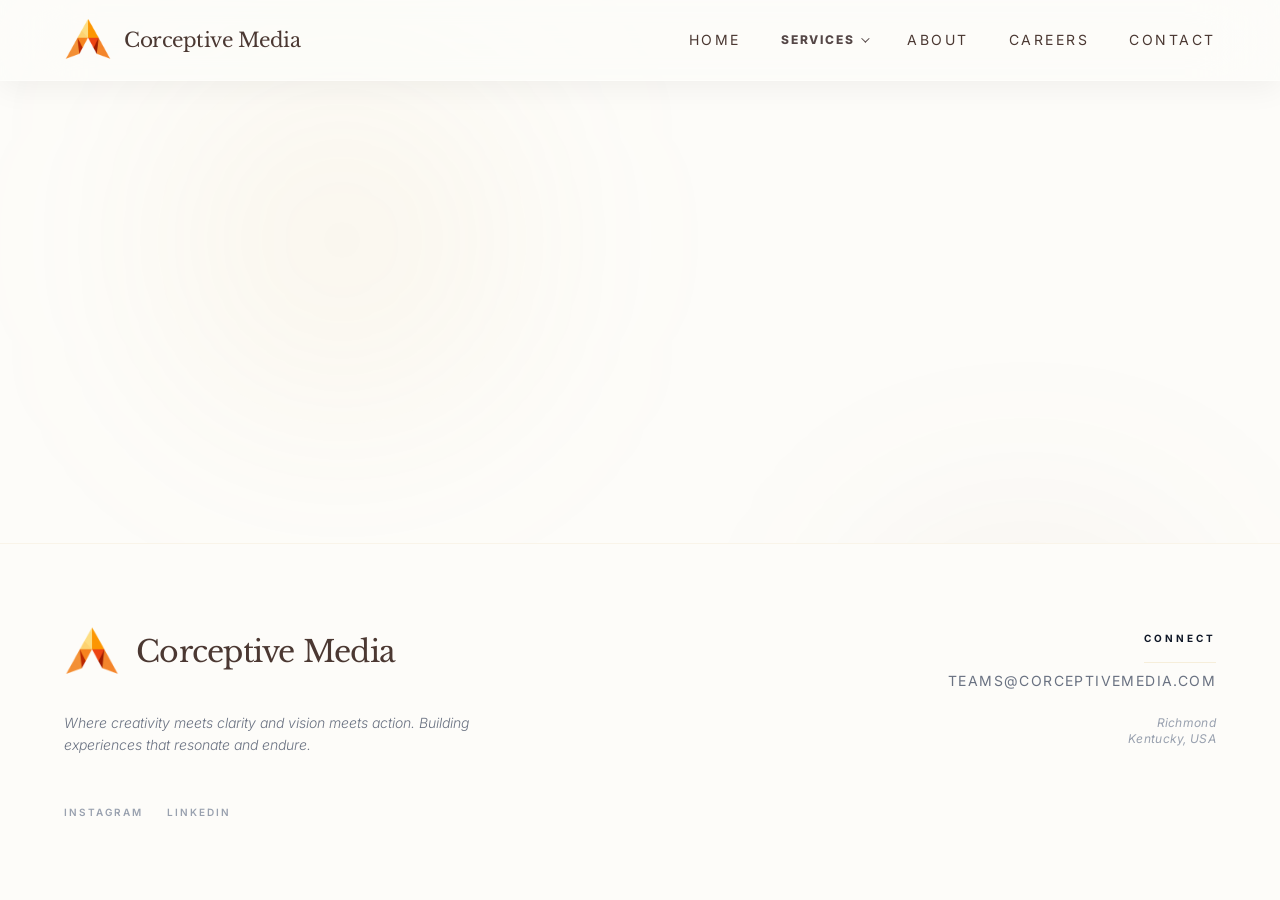
<file: index.html>
<!doctype html>
<html lang="en">
  
  <head>
    <meta charset="UTF-8" />
    <link rel="icon" type="image/x-icon" href="/cmfavicon.ico" />
    
    <meta name="viewport" content="width=device-width, initial-scale=1.0" />
    <title>Corceptive Media</title>
    <meta name="description" content="Corceptive Media brings together brand strategy, digital marketing and performance marketing to help businesses build distinctive brands and achieve meaningful growth.">

<meta name="robots" content="index, follow">

<link rel="canonical" href="https://corceptivemedia.com/">

<meta property="og:title" content="Corceptive Media">
<meta property="og:description" content="Distinctive brands. Connected digital experiences. Marketing built to deliver measurable momentum.">
<meta property="og:url" content="https://corceptivemedia.com/">
<meta property="og:type" content="website">
    
    <script type="module" crossorigin src="/assets/index-wxbXfFZk.js"></script>
    <link rel="stylesheet" crossorigin href="/assets/index-CFC45Uwu.css"><link rel="stylesheet" href="/assets/corceptive-homepage-abstract.css">
    <link rel="preload" as="image" href="/corceptive-abstract-hero-wide.webp" fetchpriority="high">
  <link rel="stylesheet" href="/assets/services-dropdown.css?v=1">
<script defer src="/assets/services-dropdown.js?v=1"></script>
</head>
  <body>
    <div id="root"></div>
  </body>
</html>
</file>
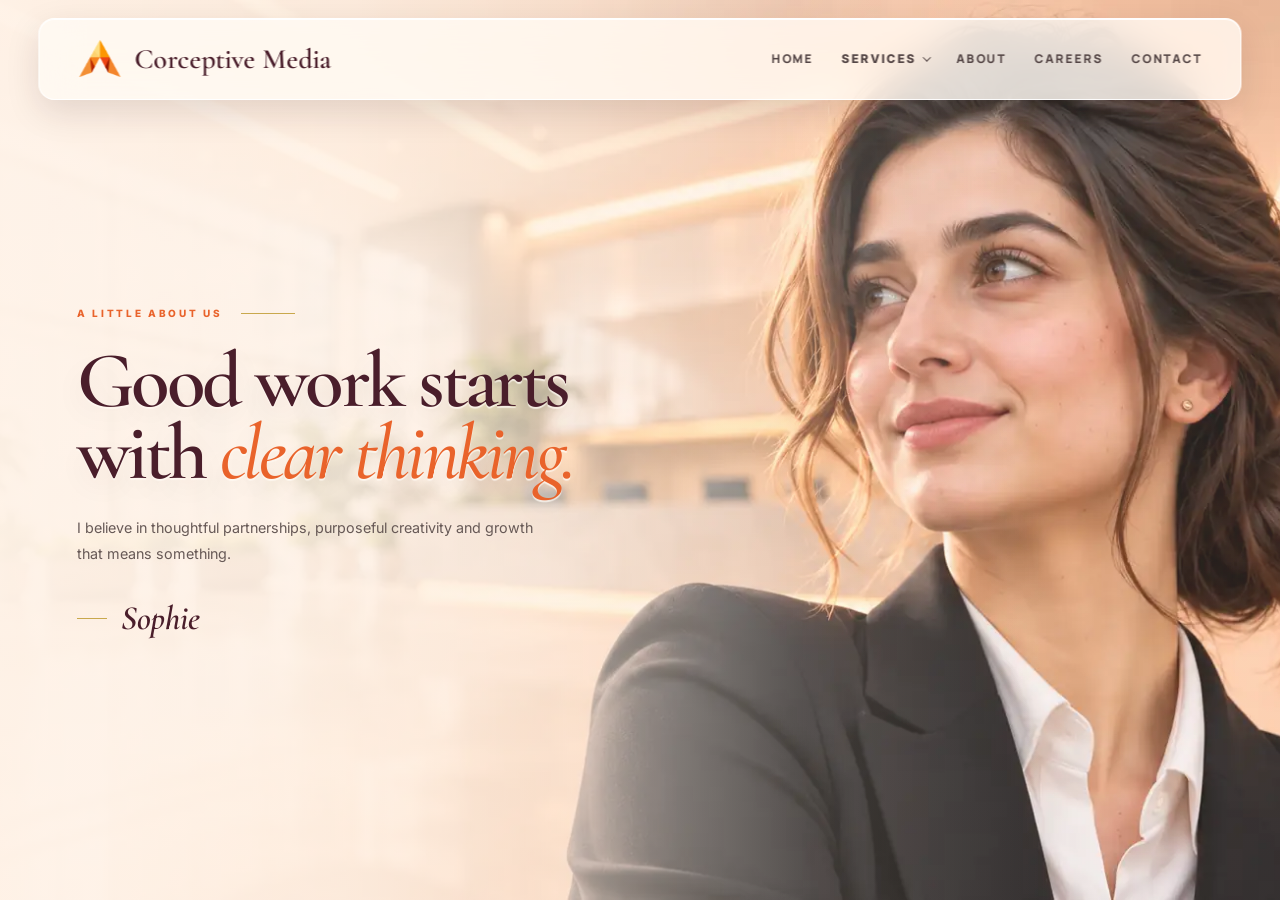
<file: about/index.html>
<!DOCTYPE html>
<html lang="en">
<head>
  <meta charset="UTF-8">
  <meta name="viewport" content="width=device-width, initial-scale=1">

  <title>About Corceptive Media | Our Approach</title>

  <meta name="description" content="Learn about Corceptive Media, our belief in thoughtful partnerships, purposeful creativity and meaningful business growth.">

  <meta name="robots" content="index, follow">

  <link rel="canonical" href="https://corceptivemedia.com/about/">

  <meta property="og:title" content="About Corceptive Media">
  <meta property="og:description" content="Thoughtful partnerships, purposeful creativity and growth that means something.">
  <meta property="og:url" content="https://corceptivemedia.com/about/">
  <meta property="og:type" content="website">

  <meta name="theme-color" content="#fff5ec">

  <link rel="icon" href="/cmfavicon.ico">

  <link rel="preconnect" href="https://fonts.googleapis.com">
  <link rel="preconnect" href="https://fonts.gstatic.com" crossorigin>

  <link href="https://fonts.googleapis.com/css2?family=Cormorant+Garamond:wght@400;500;600;700&family=Manrope:wght@400;500;600;700;800&display=swap" rel="stylesheet">

  <link rel="stylesheet" href="/assets/corceptive-homepage-abstract.css">

  <style>
    body {
      margin: 0;
      font-family: 'Manrope', Arial, sans-serif;
    }

    header {
      z-index: 1000;
    }

    .about-nav-inner {
      display: flex;
      align-items: center;
      justify-content: space-between;
      height: 100%;
      gap: 20px;
    }

    .about-brand {
      display: flex;
      align-items: center;
      gap: 12px;
      text-decoration: none;
      color: #4a1e2b;
      flex-shrink: 0;
    }

    .about-brand img {
      width: 45px;
      height: 45px;
      object-fit: contain;
    }

    .about-brand span {
      font-family: 'Cormorant Garamond', Georgia, serif;
      font-size: 28px;
      font-weight: 600;
    }

    .about-nav-links {
      display: flex;
      align-items: center;
      gap: 28px;
    }

    .about-nav-links a {
      text-decoration: none;
      text-transform: uppercase;
      color: #554747;
      font-size: 11px;
      font-weight: 800;
      letter-spacing: .12em;
      transition: color .2s ease;
    }

    .about-nav-links a:hover {
      color: #e9632b;
    }

    .about-menu-button {
      display: none;
      padding: 9px 13px;
      background: transparent;
      border: 1px solid #e5d8cb;
      color: #4a1e2b;
      font-size: 10px;
      font-weight: 800;
      letter-spacing: .12em;
      cursor: pointer;
    }

    @media(max-width: 700px) {
      .about-brand img {
        width: 38px;
        height: 38px;
      }

      .about-brand span {
        font-size: 23px;
      }

      .about-menu-button {
        display: block;
      }

      .about-nav-links {
        display: none;
        position: absolute;
        top: calc(100% + 8px);
        left: 0;
        right: 0;
        padding: 22px;
        flex-direction: column;
        align-items: flex-start;
        gap: 20px;
        border-radius: 12px;
        background: #fffaf4;
        box-shadow: 0 12px 30px rgba(45,20,29,.12);
      }

      .about-nav-links.open {
        display: flex;
      }
    }
  </style>
<link rel="stylesheet" href="/assets/services-dropdown.css?v=1">
<script defer src="/assets/services-dropdown.js?v=1"></script>
</head>

<body>

  <header>
    <div class="about-nav-inner">

      <a href="/" class="about-brand">
        <img src="/Corceptive_Media_Logo.png"
             alt="Corceptive Media logo">
        <span>Corceptive Media</span>
      </a>

      <button class="about-menu-button"
              type="button"
              aria-expanded="false"
              aria-controls="about-navigation">
        MENU
      </button>

      <nav class="about-nav-links"
           id="about-navigation"
           aria-label="Main navigation">

        <a href="/">Home</a>
        <details class="cm-services-menu"><summary>Services</summary><div class="cm-services-dropdown"><a href="/digitalmarketing/">Digital Marketing</a><a href="/performancemarketing/">Performance Marketing</a></div></details>
        <a href="/about/">About</a>
        <a href="/careers/">Careers</a>
        <a href="/contact">Contact</a>

      </nav>
    </div>
  </header>

  <main>

    <div class="cm-about cm-about-screen">

      <section class="cm-about-screen-hero">

        <div class="cm-about-screen-photo"
             aria-hidden="true">
        </div>

        <div class="cm-about-screen-content">

          <div class="cm-about-screen-kicker">
            A LITTLE ABOUT US
          </div>

          <h1 class="cm-about-screen-title">
            Good work starts
            <br>
            with <span>clear thinking.</span>
          </h1>

          <p class="cm-about-screen-statement">
            I believe in thoughtful partnerships,
            purposeful creativity and growth
            that means something.
          </p>

          <div class="cm-about-screen-signature">
            <span class="cm-about-screen-signature-rule"></span>
            <span>Sophie</span>
          </div>

        </div>
      </section>

    </div>

  </main>

  <script>
    const menuButton =
      document.querySelector('.about-menu-button');

    const navigation =
      document.querySelector('.about-nav-links');

    menuButton.addEventListener('click', function () {
      const isOpen =
        navigation.classList.toggle('open');

      menuButton.setAttribute(
        'aria-expanded',
        String(isOpen)
      );

      menuButton.textContent =
        isOpen ? 'CLOSE' : 'MENU';
    });

    navigation.querySelectorAll('a').forEach(link => {
      link.addEventListener('click', () => {
        navigation.classList.remove('open');
        menuButton.setAttribute('aria-expanded', 'false');
        menuButton.textContent = 'MENU';
      });
    });
  </script>

</body>
</html>
</file>
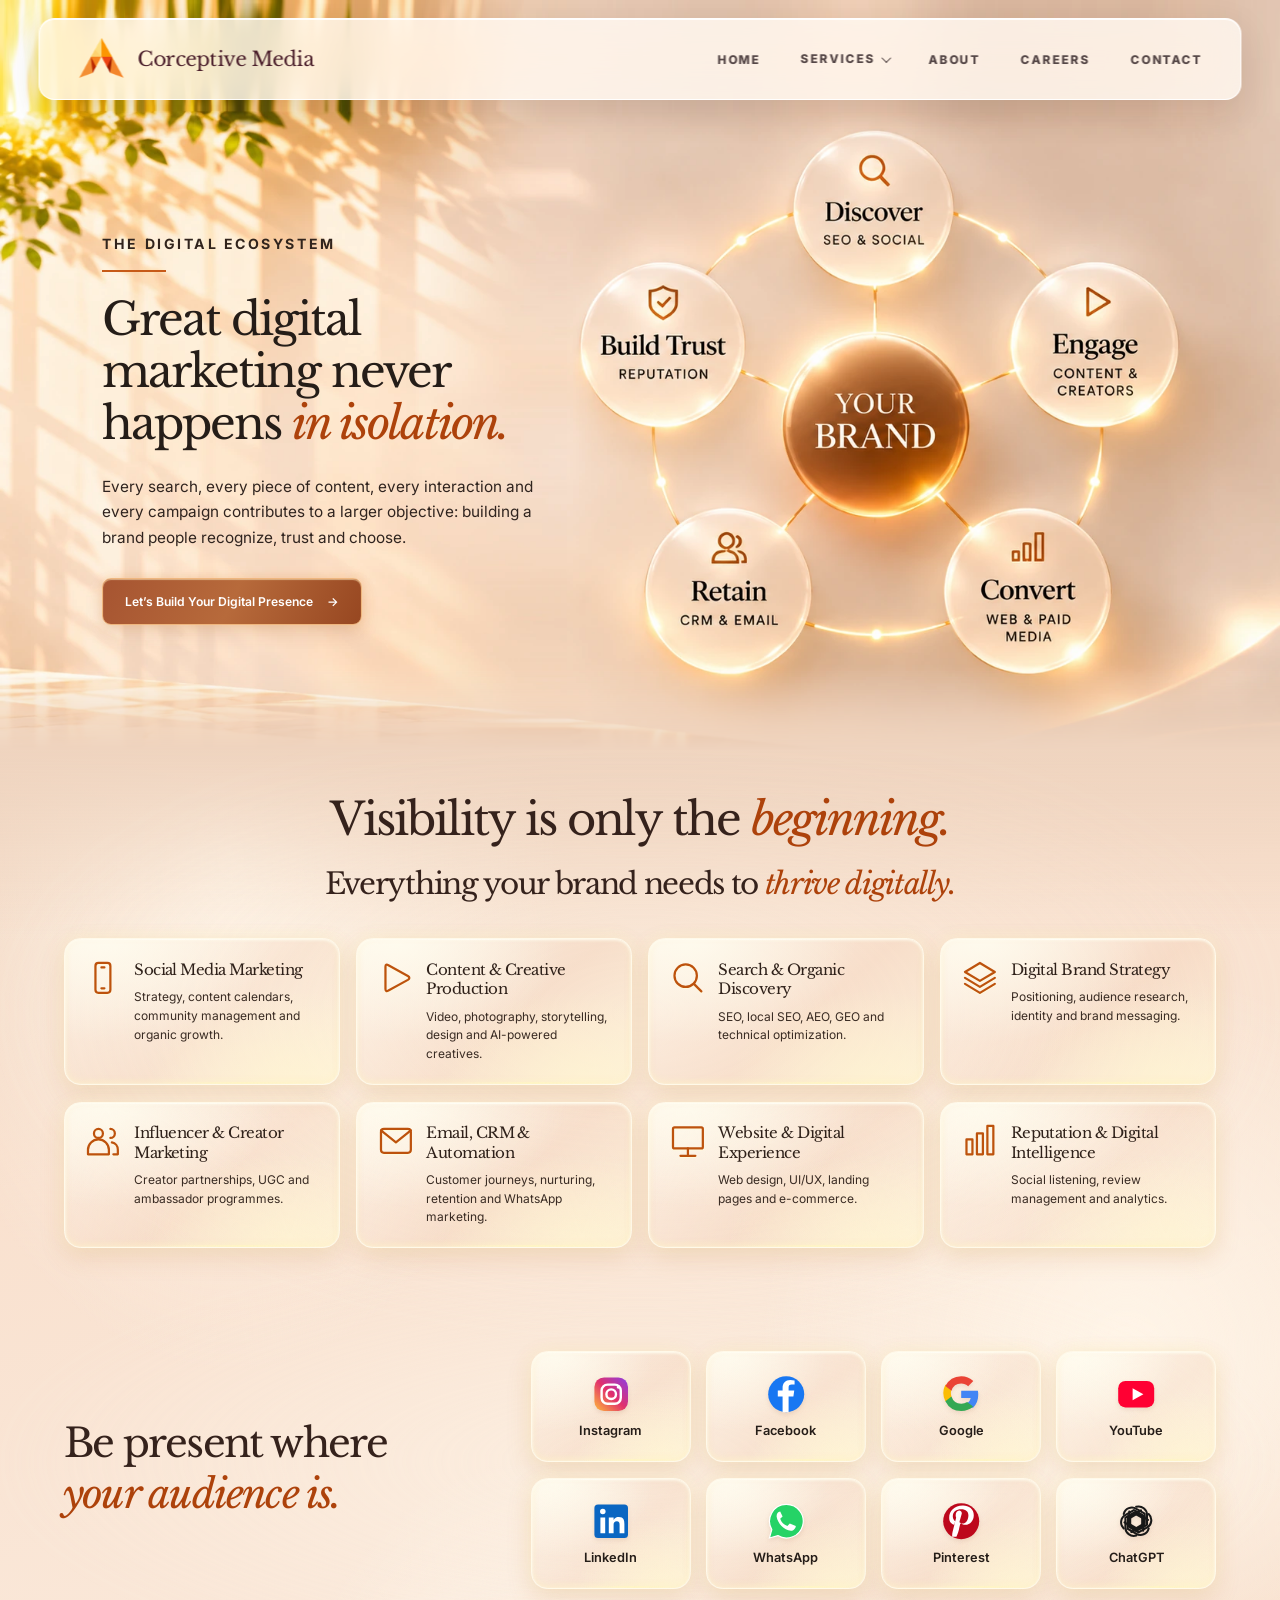
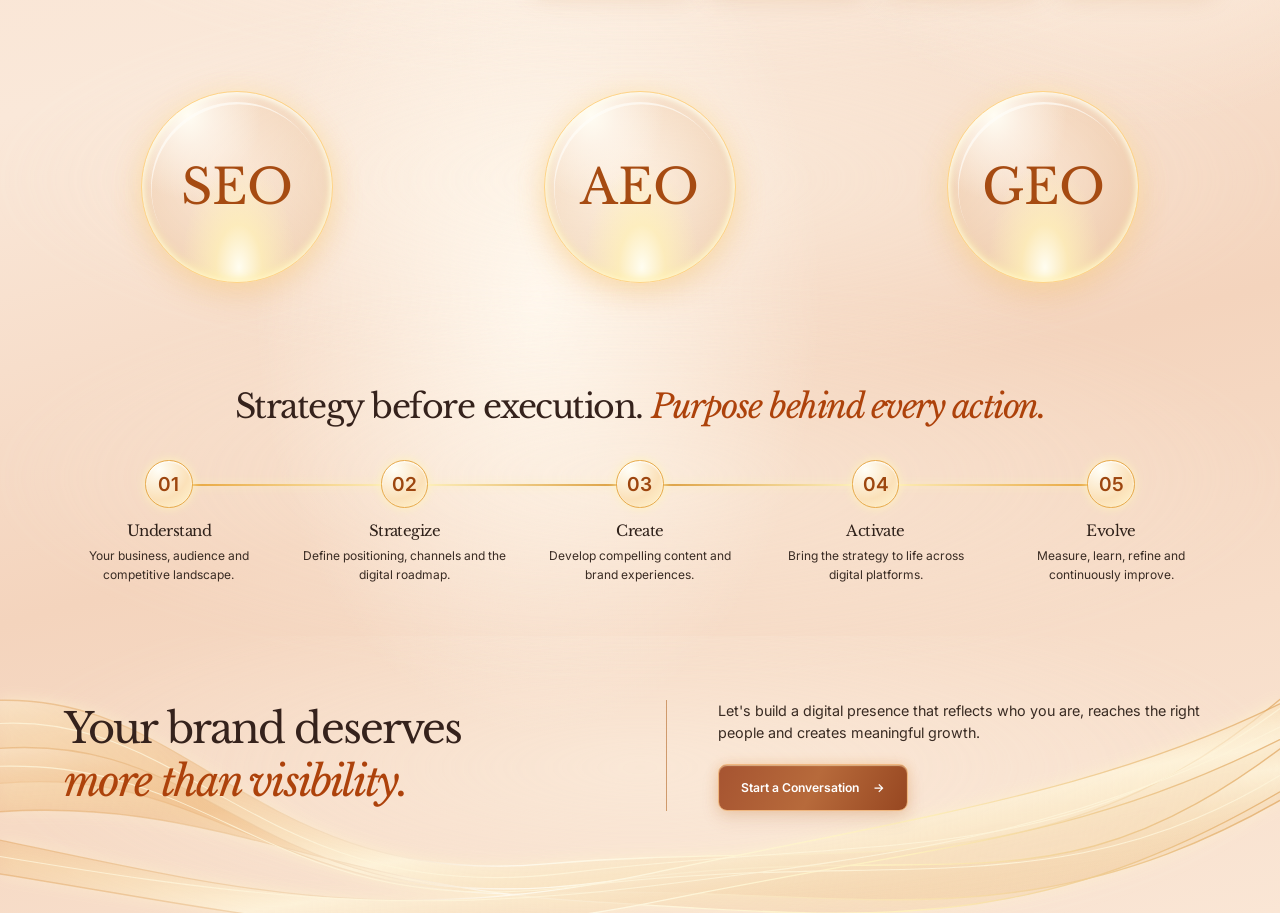
<file: digitalmarketing/index.html>
<!doctype html>
<html lang="en">
<head>
<meta charset="utf-8">
<meta name="viewport" content="width=device-width,initial-scale=1">
<meta name="theme-color" content="#fff5ec">
<title>Digital Marketing | Corceptive Media</title>
<meta name="description" content="Connected digital marketing strategies that help brands get discovered, engage audiences, build trust and create lasting business value.">
<link rel="canonical" href="https://corceptivemedia.com/digitalmarketing/">
<link rel="icon" href="/cmfavicon.ico">
<link rel="preconnect" href="https://fonts.googleapis.com">
<link rel="preconnect" href="https://fonts.gstatic.com" crossorigin>
<link href="https://fonts.googleapis.com/css2?family=Inter:wght@400;500;600;700;800&family=Libre+Baskerville:ital,wght@0,400;1,400&display=swap" rel="stylesheet">
<link rel="preload" as="image" href="/digitalmarketing/hero.webp" fetchpriority="high">
<style>
:root{--cream:#fff5ec;--wine:#4a1e2b;--orange:#ad420b;--serif:'Libre Baskerville',Georgia,serif;--sans:Inter,Arial,sans-serif}
*{box-sizing:border-box}body{margin:0;background:var(--cream);color:#251d18;font-family:var(--sans);-webkit-font-smoothing:antialiased}a{color:inherit;text-decoration:none}button{font:inherit}a:focus-visible,button:focus-visible{outline:2px solid #b04c17;outline-offset:4px}.wrap{width:90%;margin:auto}
.header{position:fixed;top:14px;left:50%;transform:translateX(-50%);width:min(1380px,94vw);height:76px;z-index:1000;border:1px solid rgba(255,255,255,.9);border-radius:16px;background:rgba(255,250,244,.82);box-shadow:0 12px 34px rgba(45,20,29,.13),inset 0 1px rgba(255,255,255,.9);backdrop-filter:blur(20px) saturate(145%);-webkit-backdrop-filter:blur(20px) saturate(145%)}
.nav{display:flex;align-items:center;justify-content:space-between;height:100%;padding:0 28px;gap:20px}.brand{display:flex;align-items:center;gap:12px;white-space:nowrap;color:var(--wine);font:400 20px/1.4 var(--serif);letter-spacing:-.025em}.brand img{display:block;width:48px;height:48px;object-fit:contain;transition:transform .5s}.brand:hover img{transform:scale(1.05)}
.navlinks{display:flex;align-items:center;gap:40px}.navlinks a{font-size:10px;font-weight:800;letter-spacing:.14em;text-transform:uppercase;color:#554747;position:relative;padding-block:4px;transition:color .3s}.navlinks a:after{content:'';position:absolute;bottom:0;left:0;width:0;height:1px;background:currentColor;transition:width .3s}.navlinks a:hover{color:#e9632b}.navlinks a:hover:after,.navlinks a:focus-visible:after{width:100%}.menu{display:none;background:none;border:0;color:var(--orange);font-size:25px;cursor:pointer}
@media(min-width:901px){.header{width:min(1760px,94vw);height:82px;top:18px}.nav{padding:0 38px}.navlinks a{font-size:12px;letter-spacing:.16em}}
@media(min-width:768px) and (max-width:900px){.navlinks{gap:clamp(12px,3vw,40px)}}
.hero{padding-top:110px;background:#efd4bf;overflow:hidden}
.hero-stage{position:relative;isolation:isolate;display:grid;grid-template-columns:44% 56%;align-items:center;min-height:0;aspect-ratio:2/1}
.hero-art{position:absolute;inset:0;width:100%;height:100%;object-fit:contain;z-index:-2;display:block}
.hero-copy{grid-column:1;margin-left:8vw;margin-right:1vw;padding:clamp(18px,2vw,44px) 0;position:relative}
.eyebrow{margin:0 0 22px;color:#31241d;font-size:clamp(10px,1.1vw,15px);font-weight:700;letter-spacing:.18em;text-transform:uppercase}.eyebrow:after{display:block;content:'';width:clamp(48px,5vw,85px);height:2px;background:#c75a18;margin-top:18px}
h1{font:400 clamp(29px,3.5vw,76px)/1.16 var(--serif);letter-spacing:-.045em;margin:0 0 24px}h1 em{font-weight:400;color:#ad420b}
.hero-description{font-size:clamp(13px,1.2vw,21px);line-height:1.65;margin:0 0 28px;max-width:56ch;color:#30241f}
.cta{display:inline-flex;align-items:center;justify-content:center;gap:14px;padding:14px 22px;color:#fff;background:linear-gradient(115deg,#a65431,#b76a3b 50%,#974721);border:1px solid #efb67e;border-radius:9px;box-shadow:inset 0 1px 1px #ffe9bc99,0 0 12px #eca65d55,0 8px 18px #8d4b2622;font-size:clamp(12px,.95vw,16px);font-weight:600;line-height:1.4;transition:transform .3s,box-shadow .3s}.cta:hover{transform:translateY(-2px);box-shadow:inset 0 1px 1px #fff2d0,0 0 18px #eaa05e99,0 9px 20px #8d4b2633}
.site-footer{background:#fffaf4;color:#4a1e2b;padding:14px 0;border-top:1px solid #e5d8cb}.footer-bottom{display:flex;justify-content:space-between;gap:15px;color:#766b68;font-size:11px;line-height:1.6}
@media(min-width:768px) and (max-width:1050px){.hero{padding-top:96px}.hero-copy{margin-left:5vw}.eyebrow{margin-bottom:14px}.eyebrow:after{margin-top:11px}h1{margin-bottom:14px}.hero-description{margin-bottom:17px}.cta{padding:11px 15px}}
@media(max-width:767px){.header{top:8px;height:66px}.nav{padding:0 14px}.brand{font-size:18px}.menu{display:block}.navlinks{display:none;position:absolute;top:calc(100% + 8px);left:0;right:0;padding:22px;background:#fffaf4;border-radius:12px;box-shadow:0 12px 30px #4a1e2b22;flex-direction:column;align-items:flex-start;gap:24px}.navlinks.open{display:flex}.hero{padding-top:92px;background:linear-gradient(135deg,#fff4e7,#efd4bf)}.hero-stage{display:flex;flex-direction:column;align-items:stretch;aspect-ratio:auto}.hero-copy{margin:0;padding:26px 6vw 22px}.hero-art{position:relative;inset:auto;z-index:0;width:100%;height:auto;aspect-ratio:925/831;object-fit:cover;object-position:right center;order:2}.eyebrow{margin-bottom:18px}h1{font-size:clamp(32px,7.5vw,49px);margin-bottom:18px}.hero-description{font-size:15px;margin-bottom:22px}.footer-bottom{flex-direction:column;gap:5px}}
@media(min-width:621px) and (max-width:767px){.header{height:76px;top:14px}.nav{padding:0 28px}}
@media(prefers-reduced-motion:reduce){.cta,.brand img,.navlinks a,.navlinks a:after{transition:none}.cta:hover,.brand:hover img{transform:none}}

/* Extend the artwork continuously behind the floating navigation.
   Mirror only the uppermost background pixels, not the ecosystem artwork. */
@media(min-width:768px){
 .hero{position:relative;--dm-header-space:110px;padding-top:var(--dm-header-space)}
 .hero::before{content:"";position:absolute;top:0;left:0;right:0;height:var(--dm-header-space);background-image:url('/digitalmarketing/hero.webp');background-repeat:no-repeat;background-position:center top;background-size:100% 400vw;transform:scaleY(-1);pointer-events:none}
}
@media(min-width:768px) and (max-width:1050px){.hero{--dm-header-space:96px}}


/* Approved seamless peach-glass service page, scoped below existing hero. */
.dm-continuation{position:relative;isolation:isolate;overflow:hidden;background:radial-gradient(ellipse at 18% 6%,#fff4e7 0%,transparent 22%),radial-gradient(ellipse at 88% 34%,#fff5e8 0%,transparent 23%),radial-gradient(ellipse at 42% 65%,#fff7ed 0%,transparent 27%),linear-gradient(165deg,#efd4bf 0%,#f9e1cf 21%,#fae8d9 46%,#f4d4bd 70%,#fae6d5 100%)}
.hero-stage:after{content:"";position:absolute;bottom:0;left:0;right:0;height:clamp(20px,3vw,56px);background:linear-gradient(transparent,#efd4bf);pointer-events:none;z-index:-1}
.dm-section{position:relative;padding:clamp(32px,4vw,82px) 0;isolation:isolate}
.dm-section:before{content:"";position:absolute;z-index:-1;pointer-events:none;inset:-35px 0;opacity:.64;background:radial-gradient(ellipse at 50% 48%,#fff9ed99,transparent 72%);filter:blur(12px)}
.dm-wrap{width:90%;max-width:1760px;margin-inline:auto}
.dm-section h2{font:400 clamp(26px,2.6vw,52px)/1.28 var(--serif);letter-spacing:-.045em;color:#35221c;margin:0 0 clamp(24px,2.8vw,48px)}
.dm-section h2 em{font-weight:400;color:#ad420b}
.dm-section h3{font:400 clamp(15px,1.12vw,23px)/1.3 var(--serif);letter-spacing:-.035em;margin:0 0 9px;color:#2f211a}
.dm-section p{font-size:clamp(12px,.9vw,17px);line-height:1.55;margin:0;color:#392b23}
.dm-philosophy{text-align:center;padding:clamp(42px,5.2vw,110px) 5vw}
.dm-philosophy h2{font-size:clamp(30px,3.5vw,65px);margin:0}
.dm-capabilities{padding-top:clamp(22px,2vw,44px)}
.dm-capabilities h2{text-align:center}
.dm-card-grid{display:grid;grid-template-columns:repeat(4,minmax(0,1fr));gap:clamp(12px,1.3vw,25px)}
.dm-glass{position:relative;isolation:isolate;border:1px solid #fff9e9;border-radius:clamp(13px,1.3vw,24px);background:radial-gradient(ellipse at 15% 0%,#fffef1c9,transparent 51%),radial-gradient(ellipse at 82% 100%,#fff5d1b8,transparent 46%),linear-gradient(140deg,#fff7ed96,#edbf9f35 56%,#fff5db8c);box-shadow:inset 0 1px 3px #fffdf4,inset 0 -2px 7px #fff2c6a8,0 9px 24px #ba71332b,0 0 15px #fff7d0a0;transition:transform .36s ease,box-shadow .36s ease}
.dm-glass:after{content:"";position:absolute;inset:0;border-radius:inherit;pointer-events:none;background:linear-gradient(100deg,transparent,#fffdf5,transparent) top 0 left 15%/70% 1px no-repeat,linear-gradient(100deg,transparent,#fff5c4,transparent) bottom 0 right 8%/65% 2px no-repeat;opacity:.9}
.dm-card{display:grid;grid-template-columns:clamp(26px,2.8vw,50px) minmax(0,1fr);gap:clamp(10px,1vw,19px);align-items:start;padding:clamp(15px,1.6vw,30px);min-height:clamp(130px,10vw,190px)}
.dm-cap-icon{width:100%;color:#bd520d;filter:drop-shadow(0 1px 0 #fff9dc)}
.dm-touch-layout{display:grid;grid-template-columns:minmax(0,1fr) minmax(0,1.7fr);gap:clamp(24px,5vw,90px);align-items:center}
.dm-touch-layout h2{font-size:clamp(30px,3.1vw,59px);margin:0;max-width:16ch}.dm-touch-layout h2 em{display:block}
.dm-platform-grid{display:grid;grid-template-columns:repeat(4,minmax(0,1fr));gap:clamp(12px,1.2vw,24px)}
.dm-platform{display:flex;flex-direction:column;align-items:center;justify-content:center;gap:10px;min-height:clamp(90px,8.7vw,150px);padding:14px 5px}
.dm-platform svg{width:clamp(30px,3vw,52px);height:clamp(30px,3vw,52px);filter:drop-shadow(0 2px 2px #854a2420)}
.dm-platform span{font-size:clamp(12px,1vw,17px);font-weight:600}
.dm-orbit{width:min(78%,1400px);position:relative;display:flex;justify-content:space-between;align-items:center;isolation:isolate}
.dm-orb{position:relative;display:grid;place-items:center;flex:0 0 auto;width:clamp(100px,15vw,255px);aspect-ratio:1;border-radius:50%;font:400 clamp(27px,3.8vw,65px)/1 var(--serif);color:#a64b12;border:1px solid #ffd486;background:radial-gradient(ellipse at 24% 12%,#fffdf4 0%,#fffaf3a0 13%,transparent 36%),radial-gradient(ellipse at 51% 92%,#fffdf0 0%,#fff1b8b8 17%,transparent 42%),radial-gradient(ellipse at 46% 42%,#f9e1ca55 15%,#eac19a70 68%,#fff4d8a8 94%);box-shadow:inset 0 2px 6px #fffef7,inset 0 -3px 9px #fff1b0,0 10px 30px #efa94b55,0 0 22px #fff1c999;transition:transform .4s,box-shadow .4s}
.dm-orb:before{content:"";position:absolute;inset:5%;border-radius:50%;border-top:3px solid #fffefaab;transform:rotate(-28deg);pointer-events:none}
.dm-orbit-line{position:absolute;z-index:-1;left:8%;right:8%;top:50%;height:2px;background:linear-gradient(90deg,#d88a34,#fff7be,#edab43,#fff9df,#d88a34);box-shadow:0 0 8px #fff4a7}
.dm-orbit-line i{position:absolute;top:50%;width:9px;height:9px;border-radius:50%;background:#fffdf1;box-shadow:0 0 11px 4px #fff1a6;transform:translate(-50%,-50%)}
.dm-orbit-line i:first-child{left:25%}.dm-orbit-line i:last-child{left:75%}
.dm-approach h2{margin-bottom:clamp(20px,2.5vw,40px)}
.dm-timeline{list-style:none;display:grid;grid-template-columns:repeat(5,minmax(0,1fr));position:relative;isolation:isolate;margin:0;padding:0;gap:clamp(10px,2vw,30px);text-align:center}
.dm-timeline:before{content:"";position:absolute;left:10%;right:10%;top:clamp(19px,1.85vw,31px);height:2px;background:linear-gradient(90deg,#e7a33b,#fff5c4,#d99837,#fff5c4,#e7a33b);box-shadow:0 0 8px #fff4ba;z-index:-1}
.dm-step-number{display:grid;place-items:center;margin:0 auto 13px;width:clamp(38px,3.7vw,62px);aspect-ratio:1;border:1px solid #e8ab4b;border-radius:50%;color:#9d460f;background:radial-gradient(circle at 27% 18%,#fffef7,#fbe1b9 60%,#fff6d1);box-shadow:inset 0 1px 2px #fff,0 0 10px #fff3bd;font-size:clamp(16px,1.5vw,24px);font-weight:600}
.dm-timeline li p{max-width:26ch;margin:auto}.dm-timeline li h3{margin-bottom:7px}
.dm-closing{overflow:hidden;min-height:clamp(230px,21vw,420px);display:flex;align-items:center;padding:clamp(48px,5vw,100px) 0 clamp(75px,8vw,150px)}
.dm-ribbons{position:absolute;inset:auto 0 0;width:100%;height:90%;z-index:-1;pointer-events:none;filter:drop-shadow(0 0 8px #fff4cf);opacity:.85}
.dm-close-layout{display:grid;grid-template-columns:minmax(0,1fr) minmax(0,1fr);align-items:center;gap:clamp(25px,4vw,70px);max-width:1400px}
.dm-close-layout h2{margin:0;font-size:clamp(30px,3.25vw,60px)}.dm-close-layout h2 em{display:block}
.dm-close-copy{border-left:1px solid #cf9a6c;padding-left:clamp(24px,4vw,70px)}.dm-close-copy p{font-size:clamp(14px,1.12vw,20px);margin-bottom:20px;max-width:56ch}
@media(hover:hover){.dm-glass:hover{transform:translateY(-5px);box-shadow:inset 0 1px 3px #fffdf4,inset 0 -2px 7px #fff2c6,0 15px 30px #ba71333d,0 0 20px #fff6c9}.dm-orb:hover{transform:translateY(-4px);box-shadow:inset 0 2px 6px #fffef7,inset 0 -3px 9px #fff1b0,0 13px 36px #efa94b77,0 0 30px #fff1c9}}
@media(max-width:1050px){.dm-card-grid{grid-template-columns:repeat(2,minmax(0,1fr))}.dm-card{min-height:116px}.dm-touch-layout{grid-template-columns:1fr 1.8fr;gap:24px}}
@media(max-width:767px){.dm-section{padding:33px 0}.dm-philosophy{padding:45px 5vw}.dm-wrap{width:88%}.dm-touch-layout{grid-template-columns:1fr;gap:24px}.dm-touch-layout h2{max-width:none;text-align:center}.dm-touch-layout h2 em{display:inline}.dm-platform-grid{grid-template-columns:repeat(4,minmax(0,1fr));gap:9px}.dm-platform{min-height:82px}.dm-platform span{font-size:10px}.dm-orbit{width:88%;gap:10px}.dm-orb{width:27%;font-size:clamp(24px,6vw,44px)}.dm-timeline{grid-template-columns:1fr;text-align:left;gap:20px}.dm-timeline:before{left:19px;right:auto;top:19px;bottom:38px;width:2px;height:auto}.dm-timeline li{display:grid;grid-template-columns:38px 1fr;column-gap:15px;align-items:start}.dm-step-number{grid-row:1/3;margin:0}.dm-timeline li p{max-width:none;margin:0}.dm-close-layout{grid-template-columns:1fr;gap:20px}.dm-close-copy{border-left:0;padding-left:0}.dm-closing{padding-bottom:90px}.dm-ribbons{height:50%}.hero-stage:after{display:none}}
@media(max-width:420px){.dm-card-grid{grid-template-columns:1fr}.dm-card{min-height:0}.dm-platform-grid{grid-template-columns:repeat(2,minmax(0,1fr))}}
@media(prefers-reduced-motion:reduce){.dm-glass,.dm-orb{transition:none}.dm-glass:hover,.dm-orb:hover{transform:none}}


/* Refine the hero-to-capabilities transition and approved headline grouping. */
.hero-stage:after{display:none}
.hero-art{-webkit-mask-image:linear-gradient(to bottom,#000 0%,#000 87%,transparent 100%);mask-image:linear-gradient(to bottom,#000 0%,#000 87%,transparent 100%)}
.dm-continuation{background:linear-gradient(to bottom,#efd4bf 0px,rgba(239,212,191,0) 190px),radial-gradient(ellipse at 18% 6%,#fff4e7 0%,transparent 22%),radial-gradient(ellipse at 88% 34%,#fff5e8 0%,transparent 23%),radial-gradient(ellipse at 42% 65%,#fff7ed 0%,transparent 27%),linear-gradient(165deg,#efd4bf 0%,#f9e1cf 21%,#fae8d9 46%,#f4d4bd 70%,#fae6d5 100%)}
.dm-capabilities:before{-webkit-mask-image:linear-gradient(to bottom,transparent 0px,#000 190px);mask-image:linear-gradient(to bottom,transparent 0px,#000 190px)}
.dm-capabilities{padding-top:clamp(25px,3.2vw,65px)}
.dm-intro{text-align:center;margin-bottom:clamp(24px,2.8vw,48px)}
.dm-intro #dm-philosophy{font-size:clamp(30px,3.5vw,65px);margin:0 0 clamp(12px,1.3vw,24px)}
.dm-intro #dm-cap-title{font-size:clamp(22px,2.3vw,44px);margin:0}
.dm-approach h2{text-align:center}
@media(max-width:767px){.hero{background:linear-gradient(135deg,#fff4e7,#efd4bf)}.hero-stage{background:linear-gradient(to bottom,transparent 35%,#efd4bf 100%)}.hero-art{-webkit-mask-image:linear-gradient(to bottom,#000 0%,#000 83%,transparent 100%);mask-image:linear-gradient(to bottom,#000 0%,#000 83%,transparent 100%)}.dm-capabilities{padding-top:28px}}

</style>
<link rel="stylesheet" href="/assets/services-dropdown.css?v=1">
<script defer src="/assets/services-dropdown.js?v=1"></script>
</head>
<body>
<header class="header"><div class="nav"><a class="brand" href="/" aria-label="Corceptive Media home"><img src="/Corceptive_Media_Logo.png" width="43" height="43" alt="">Corceptive Media</a><button class="menu" type="button" aria-label="Toggle navigation" aria-controls="navlinks" aria-expanded="false">☰</button><nav class="navlinks" id="navlinks" aria-label="Main navigation"><a href="/">Home</a><details class="cm-services-menu"><summary>Services</summary><div class="cm-services-dropdown"><a href="/digitalmarketing/" aria-current="page">Digital Marketing</a><a href="/performancemarketing/">Performance Marketing</a></div></details><a href="/about">About</a><a href="/careers/">Careers</a><a href="/contact">Contact</a></nav></div></header>
<main>
<section class="hero" aria-labelledby="hero-title">
<div class="hero-stage">
<img class="hero-art" src="/digitalmarketing/hero.webp" width="1662" height="831" fetchpriority="high" alt="Digital marketing ecosystem: Your Brand connects Discover (SEO and social), Engage (content and creators), Convert (web and paid media), Retain (CRM and email) and Build Trust (reputation).">
<div class="hero-copy">
<p class="eyebrow">The Digital Ecosystem</p>
<h1 id="hero-title">Great digital marketing never happens <em>in isolation.</em></h1>
<p class="hero-description">Every search, every piece of content, every interaction and every campaign contributes to a larger objective: building a brand people recognize, trust and choose.</p>
<a class="cta" href="/contact/">Let’s Build Your Digital Presence <span aria-hidden="true">→</span></a>
</div>
</div>
</section>
<div class="dm-continuation">
<section class="dm-section dm-capabilities" id="capabilities" aria-labelledby="dm-cap-title"><div class="dm-wrap"><div class="dm-intro"><h2 id="dm-philosophy">Visibility is only the <em>beginning.</em></h2><h2 id="dm-cap-title">Everything your brand needs to <em>thrive digitally.</em></h2></div><div class="dm-card-grid"><article class="dm-glass dm-card"><svg class="dm-cap-icon" viewBox="0 0 24 24" fill="none" stroke="currentColor" stroke-width="1.5" stroke-linecap="round" stroke-linejoin="round" aria-hidden="true"><rect x="7" y="2" width="10" height="20" rx="2"/><path d="M11 5h2M11 19h2"/></svg><div><h3>Social Media Marketing</h3><p>Strategy, content calendars, community management and organic growth.</p></div></article><article class="dm-glass dm-card"><svg class="dm-cap-icon" viewBox="0 0 24 24" fill="none" stroke="currentColor" stroke-width="1.5" stroke-linecap="round" stroke-linejoin="round" aria-hidden="true"><path d="M5 4.5Q5 2.5 7 3.5l13 7.2q2 1.3 0 2.6L7 20.5q-2 1-2-1z"/></svg><div><h3>Content &amp; Creative Production</h3><p>Video, photography, storytelling, design and AI-powered creatives.</p></div></article><article class="dm-glass dm-card"><svg class="dm-cap-icon" viewBox="0 0 24 24" fill="none" stroke="currentColor" stroke-width="1.5" stroke-linecap="round" stroke-linejoin="round" aria-hidden="true"><circle cx="10.5" cy="10.5" r="7.5"/><path d="m16 16 5 5"/></svg><div><h3>Search &amp; Organic Discovery</h3><p>SEO, local SEO, AEO, GEO and technical optimization.</p></div></article><article class="dm-glass dm-card"><svg class="dm-cap-icon" viewBox="0 0 24 24" fill="none" stroke="currentColor" stroke-width="1.5" stroke-linecap="round" stroke-linejoin="round" aria-hidden="true"><path d="m12 2 10 6-10 6L2 8zM2 12l10 6 10-6M2 16l10 6 10-6"/></svg><div><h3>Digital Brand Strategy</h3><p>Positioning, audience research, identity and brand messaging.</p></div></article><article class="dm-glass dm-card"><svg class="dm-cap-icon" viewBox="0 0 24 24" fill="none" stroke="currentColor" stroke-width="1.5" stroke-linecap="round" stroke-linejoin="round" aria-hidden="true"><circle cx="9" cy="7" r="3"/><path d="M2 21v-3a7 7 0 0 1 14 0v3zM17 4a3 3 0 0 1 0 6M18 13a5 5 0 0 1 4 5v3h-3"/></svg><div><h3>Influencer &amp; Creator Marketing</h3><p>Creator partnerships, UGC and ambassador programmes.</p></div></article><article class="dm-glass dm-card"><svg class="dm-cap-icon" viewBox="0 0 24 24" fill="none" stroke="currentColor" stroke-width="1.5" stroke-linecap="round" stroke-linejoin="round" aria-hidden="true"><rect x="2" y="4" width="20" height="16" rx="2"/><path d="m2 5 10 8L22 5"/></svg><div><h3>Email, CRM &amp; Automation</h3><p>Customer journeys, nurturing, retention and WhatsApp marketing.</p></div></article><article class="dm-glass dm-card"><svg class="dm-cap-icon" viewBox="0 0 24 24" fill="none" stroke="currentColor" stroke-width="1.5" stroke-linecap="round" stroke-linejoin="round" aria-hidden="true"><rect x="2" y="3" width="20" height="14" rx="1"/><path d="M12 17v5M7 22h10"/></svg><div><h3>Website &amp; Digital Experience</h3><p>Web design, UI/UX, landing pages and e-commerce.</p></div></article><article class="dm-glass dm-card"><svg class="dm-cap-icon" viewBox="0 0 24 24" fill="none" stroke="currentColor" stroke-width="1.5" stroke-linecap="round" stroke-linejoin="round" aria-hidden="true"><path d="M3 21h4V11H3zM10 21h4V7h-4zM17 21h4V2h-4z"/></svg><div><h3>Reputation &amp; Digital Intelligence</h3><p>Social listening, review management and analytics.</p></div></article></div></div></section>
<section class="dm-section dm-touchpoints" aria-labelledby="dm-touch-title"><div class="dm-wrap dm-touch-layout"><h2 id="dm-touch-title">Be present where <em>your audience is.</em></h2><div class="dm-platform-grid"><div class="dm-glass dm-platform"><svg viewBox="0 0 32 32" aria-hidden="true"><defs><linearGradient id="ig" x1="0" y1="1" x2="1" y2="0"><stop stop-color="#ffba39"/><stop offset=".5" stop-color="#e1306c"/><stop offset="1" stop-color="#8b3de6"/></linearGradient></defs><rect x="2" y="2" width="28" height="28" rx="8" fill="url(#ig)"/><rect x="8" y="8" width="16" height="16" rx="5" stroke="white" stroke-width="2" fill="none"/><circle cx="16" cy="16" r="4" fill="none" stroke="white" stroke-width="2"/><circle cx="22" cy="10" r="1.4" fill="white"/></svg><span>Instagram</span></div><div class="dm-glass dm-platform"><svg viewBox="0 0 32 32" aria-hidden="true"><circle cx="16" cy="16" r="15" fill="#1877f2"/><path d="M18 31V18h4l.7-5H18v-2.5c0-1.6.5-2.5 2.7-2.5H23V4.5a27 27 0 0 0-3.6-.3C15.4 4.2 13 6.7 13 11v2H9v5h4v13" fill="#fff"/></svg><span>Facebook</span></div><div class="dm-glass dm-platform"><svg viewBox="0 0 32 32" aria-hidden="true"><path fill="#4285F4" d="M30.2 16.3c0-1.1-.1-2.1-.3-3.1H16v5.9h8a6.8 6.8 0 0 1-3 4.4v3.8h4.9c2.9-2.7 4.3-6.5 4.3-11z"/><path fill="#34A853" d="M16 30c4 0 7.4-1.3 9.9-3.7L21 22.5a9 9 0 0 1-5 1.4 8.6 8.6 0 0 1-8.1-6H2.8v3.9A15 15 0 0 0 16 30z"/><path fill="#FBBC05" d="M7.9 17.9a9 9 0 0 1 0-5.8V8.2H2.8a15 15 0 0 0 0 13.6z"/><path fill="#EA4335" d="M16 7.1c2.2 0 4.2.8 5.8 2.3l4.3-4.3A14.4 14.4 0 0 0 16 1 15 15 0 0 0 2.8 9.2l5.1 3.9a8.6 8.6 0 0 1 8.1-6z"/></svg><span>Google</span></div><div class="dm-glass dm-platform"><svg viewBox="0 0 32 32" aria-hidden="true"><rect x="1" y="5" width="30" height="22" rx="6" fill="#ff0033"/><path d="m13 11 9 5-9 5z" fill="white"/></svg><span>YouTube</span></div><div class="dm-glass dm-platform"><svg viewBox="0 0 32 32" aria-hidden="true"><rect x="2" y="2" width="28" height="28" rx="3" fill="#0a66c2"/><path d="M7 13h4v13H7zm7 0h4v2c1-2 3-2.4 4.4-2.4 4 0 4.6 2.7 4.6 5.9V26h-4v-7c0-2-.5-3-2.3-3-1.9 0-2.7 1.2-2.7 3v7h-4z" fill="white"/><circle cx="9" cy="8" r="2.3" fill="white"/></svg><span>LinkedIn</span></div><div class="dm-glass dm-platform"><svg viewBox="0 0 32 32" aria-hidden="true"><path d="M16 2a14 14 0 0 0-12 21L2 30l7-2A14 14 0 1 0 16 2z" fill="#25d366" stroke="#fff" stroke-width="1"/><path d="M11 8c-2 0-3 2-3 4 1 6 6 11 12 12 2 0 4-2 4-4l-5-2-2 2c-3-1-5-3-6-6l2-2z" fill="white"/></svg><span>WhatsApp</span></div><div class="dm-glass dm-platform"><svg viewBox="0 0 32 32" aria-hidden="true"><circle cx="16" cy="16" r="15" fill="#bd081c"/><path d="M12 29c1-2 2-5 2.5-8l1-4c.7 1 2 2 4 2 4 0 7-3.6 7-8 0-5-4-8-9-8C10 3 6 8 6 13c0 3 1 5 4 6l1-3c-1-1-2-2-2-4 0-4 3-6 7-6s6 2 6 5c0 4-2 7-5 7-2 0-3-1-2-3l1.4-5c.5-2-1-3-2-3-2 0-3 2-3 4 0 1 .4 2 .4 2l-3 12c-.3 1.3-.4 2.7-.3 4" fill="white"/></svg><span>Pinterest</span></div><div class="dm-glass dm-platform"><svg viewBox="0 0 32 32" aria-hidden="true"><g fill="none" stroke="#181818" stroke-width="1.7" stroke-linecap="round" stroke-linejoin="round"><path transform="rotate(0 16 16)" d="M16 4a7 7 0 0 1 9 7v8l-9 5-5-3v-9l9-5"/><path transform="rotate(60 16 16)" d="M16 4a7 7 0 0 1 9 7v8l-9 5-5-3v-9l9-5"/><path transform="rotate(120 16 16)" d="M16 4a7 7 0 0 1 9 7v8l-9 5-5-3v-9l9-5"/><path transform="rotate(180 16 16)" d="M16 4a7 7 0 0 1 9 7v8l-9 5-5-3v-9l9-5"/><path transform="rotate(240 16 16)" d="M16 4a7 7 0 0 1 9 7v8l-9 5-5-3v-9l9-5"/><path transform="rotate(300 16 16)" d="M16 4a7 7 0 0 1 9 7v8l-9 5-5-3v-9l9-5"/></g></svg><span>ChatGPT</span></div></div></div></section>
<section class="dm-section dm-discovery" aria-label="Search, answer and generative engine optimization"><div class="dm-wrap dm-orbit"><div class="dm-orb" aria-label="Search Engine Optimization">SEO</div><div class="dm-orb" aria-label="Answer Engine Optimization">AEO</div><div class="dm-orb" aria-label="Generative Engine Optimization">GEO</div></div></section>
<section class="dm-section dm-approach" aria-labelledby="dm-approach-title"><div class="dm-wrap"><h2 id="dm-approach-title">Strategy before execution. <em>Purpose behind every action.</em></h2><ol class="dm-timeline"><li><span class="dm-step-number">01</span><h3>Understand</h3><p>Your business, audience and competitive landscape.</p></li><li><span class="dm-step-number">02</span><h3>Strategize</h3><p>Define positioning, channels and the digital roadmap.</p></li><li><span class="dm-step-number">03</span><h3>Create</h3><p>Develop compelling content and brand experiences.</p></li><li><span class="dm-step-number">04</span><h3>Activate</h3><p>Bring the strategy to life across digital platforms.</p></li><li><span class="dm-step-number">05</span><h3>Evolve</h3><p>Measure, learn, refine and continuously improve.</p></li></ol></div></section>
<section class="dm-section dm-closing" aria-labelledby="dm-close-title"><svg class="dm-ribbons" viewBox="0 0 1440 280" preserveAspectRatio="none" aria-hidden="true"><defs><linearGradient id="dm-ribbon-fill" x1="0" y1="0" x2="0.9" y2="1"><stop stop-color="#fff8e8" stop-opacity=".9"/><stop offset=".34" stop-color="#eaa865" stop-opacity=".42"/><stop offset=".62" stop-color="#fff7df" stop-opacity=".75"/><stop offset="1" stop-color="#e3a363" stop-opacity=".1"/></linearGradient><linearGradient id="dm-ribbon-stroke"><stop stop-color="#d78b34" stop-opacity=".4"/><stop offset=".4" stop-color="#fffdf3"/><stop offset=".7" stop-color="#fff2bb"/><stop offset="1" stop-color="#d89342" stop-opacity=".7"/></linearGradient></defs><g fill="url(#dm-ribbon-fill)" stroke="url(#dm-ribbon-stroke)" stroke-width="1.5"><path d="M-40 45C210 10 275 255 615 225S1200 270 1480 5L1480 130C1160 330 950 245 620 258S230 95-40 140Z"/><path d="M-40 100C250 55 270 300 680 245S1190 300 1480 65L1480 120C1170 315 970 285 660 267S230 140-40 170Z"/><path d="M-40 190C250 250 425 300 735 235S1270 140 1480 25L1480 65C1230 200 1070 200 750 265S290 280-40 230Z"/></g><g fill="none" stroke="#fff8dc" stroke-width="1.2" opacity=".85"><path d="M-40 72C210 30 280 280 640 235S1210 240 1480 20"/><path d="M-40 118C250 90 290 295 650 250S1210 285 1480 100"/><path d="M-40 210C260 260 440 285 730 250S1240 185 1480 50"/></g></svg><div class="dm-wrap dm-close-layout"><h2 id="dm-close-title">Your brand deserves <em>more than visibility.</em></h2><div class="dm-close-copy"><p>Let's build a digital presence that reflects who you are, reaches the right people and creates meaningful growth.</p><a class="cta" href="/contact/">Start a Conversation <span aria-hidden="true">→</span></a></div></div></section>
</div>
</main>

<script>const menu=document.querySelector('.menu'),nav=document.querySelector('#navlinks');function closeMenu(){nav.classList.remove('open');menu.setAttribute('aria-expanded','false')}menu.addEventListener('click',()=>{menu.setAttribute('aria-expanded',String(nav.classList.toggle('open')))});nav.querySelectorAll('a').forEach(a=>a.addEventListener('click',closeMenu));document.addEventListener('keydown',e=>{if(e.key==='Escape')closeMenu()});</script>
</body>
</html>
</file>
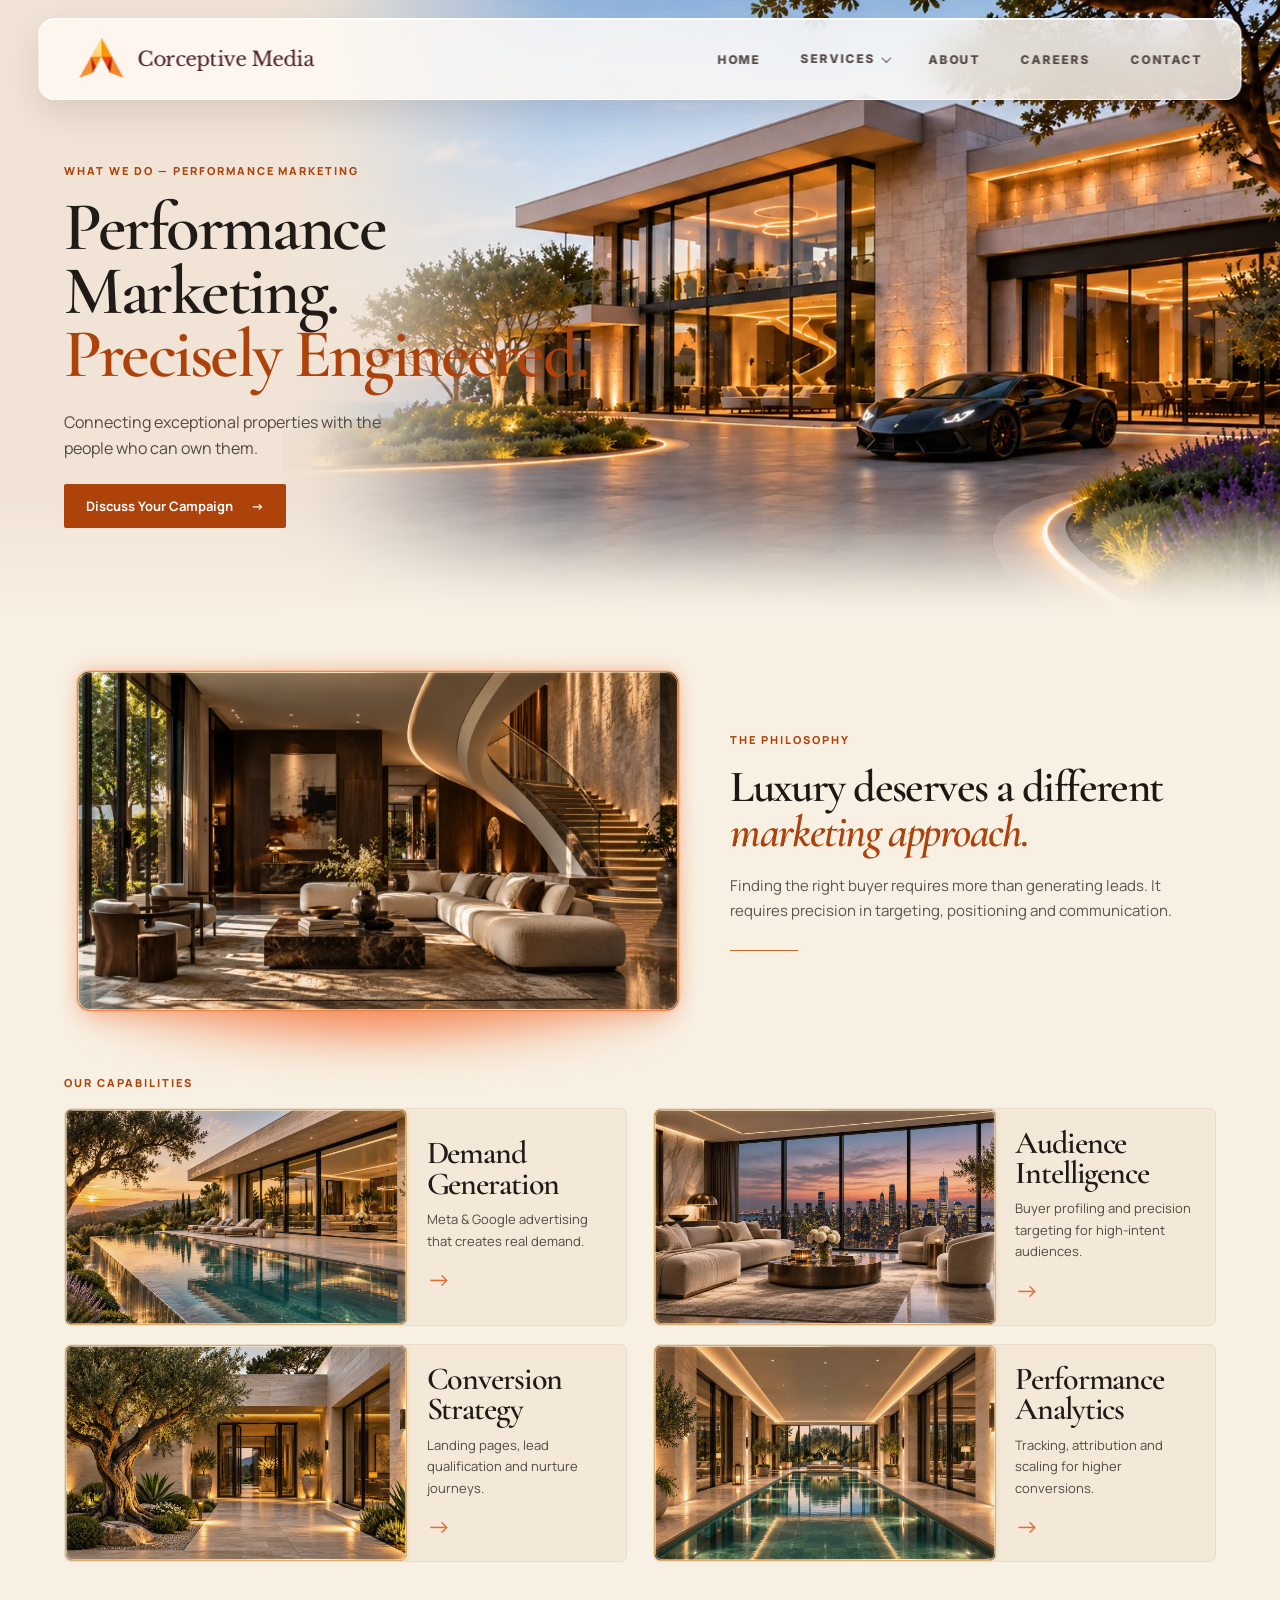
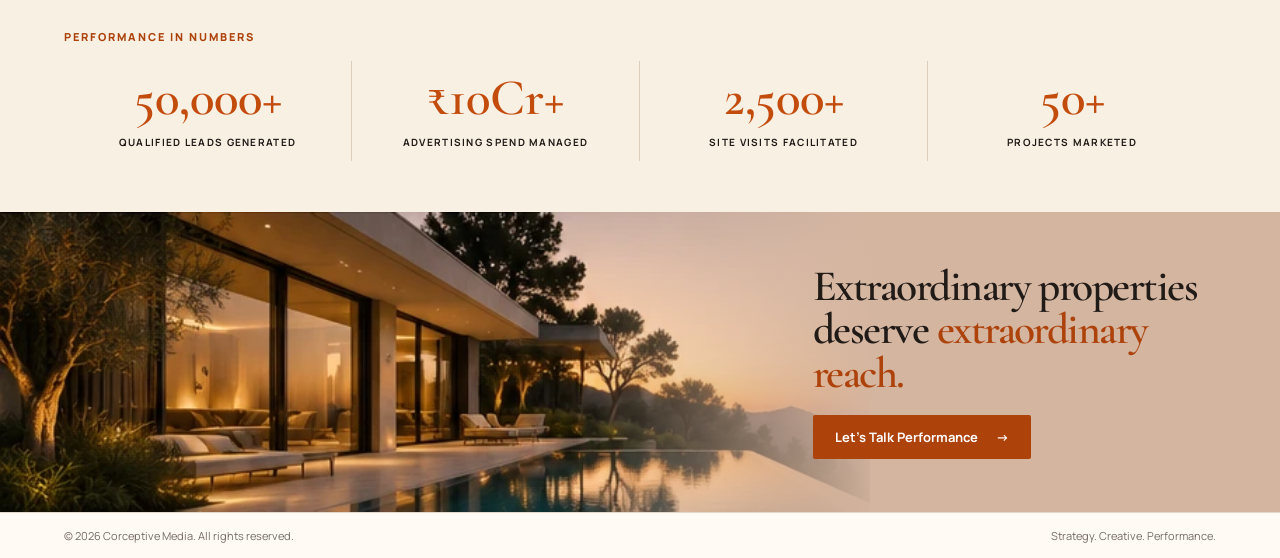
<file: performancemarketing/index.html>
<!doctype html>
<html lang="en">
<head>
<meta charset="utf-8">
<meta name="viewport" content="width=device-width,initial-scale=1">
<meta name="theme-color" content="#fffaf4">
<title>Performance Marketing | Corceptive Media</title>
<meta name="description" content="Performance marketing, audience intelligence and conversion strategy for premium real estate.">
<link rel="canonical" href="https://corceptivemedia.com/performancemarketing/">
<link rel="icon" href="/cmfavicon.ico">
<link rel="preconnect" href="https://fonts.googleapis.com">
<link rel="preconnect" href="https://fonts.gstatic.com" crossorigin>
<link href="https://fonts.googleapis.com/css2?family=Cormorant+Garamond:wght@400;500;600;700&family=Inter:wght@400;500;600;800&family=Libre+Baskerville:wght@400;700&family=Manrope:wght@400;500;600;700;800&display=swap" rel="stylesheet">
<link rel="preload" as="image" href="/performancemarketing/hero.webp" fetchpriority="high">
<style>
:root{--cream:#fffaf4;--wine:#4a1e2b;--orange:#ad420b;--serif:'Cormorant Garamond',Georgia,serif;--sans:'Manrope',Arial,sans-serif;--line:#e5d8cb}
*{box-sizing:border-box}body{margin:0;background:#f8f0e3;color:#211b18;font-family:var(--sans);-webkit-font-smoothing:antialiased}a{color:inherit;text-decoration:none}img{display:block;width:100%;object-fit:cover}button{font:inherit}a:focus-visible,button:focus-visible{outline:2px solid #e56b2f;outline-offset:4px}.wrap{width:min(1180px,90vw);margin:auto}.eyebrow{font:800 11px/1.6 var(--sans);letter-spacing:.18em;text-transform:uppercase;color:var(--orange);margin:0 0 16px}h1,h2,h3{font-family:var(--serif);font-weight:600;letter-spacing:-.035em;margin:0}h1{font-size:clamp(48px,5.4vw,82px);line-height:.92}h2{font-size:clamp(34px,4vw,56px);line-height:1}h3{font-size:clamp(24px,2.5vw,34px);line-height:.95}p{line-height:1.65}em{font-style:normal;color:var(--orange)}.cta{display:inline-flex;align-items:center;gap:18px;padding:13px 22px;background:var(--orange);color:white;font-size:13px;font-weight:700;border-radius:2px}.cta:hover{background:#873204}
.header{position:fixed;top:14px;left:50%;transform:translateX(-50%);width:min(1380px,94vw);height:76px;z-index:1000;border:1px solid rgba(255,255,255,.9);border-radius:16px;background:rgba(255,250,244,.82);box-shadow:0 12px 34px rgba(45,20,29,.13),inset 0 1px rgba(255,255,255,.9);backdrop-filter:blur(20px) saturate(145%)}.nav{display:flex;align-items:center;justify-content:space-between;height:100%;padding:0 28px;gap:20px}.brand{display:flex;align-items:center;gap:10px;white-space:nowrap;color:var(--wine);font:600 27px var(--serif)}.brand img{width:43px;height:43px;object-fit:contain}.navlinks{display:flex;align-items:center;gap:24px}.navlinks a{font-size:10px;font-weight:800;letter-spacing:.14em;text-transform:uppercase;color:#554747}.navlinks a:hover{color:#e56b2f}.menu{display:none;background:none;border:0;color:var(--orange);font-size:25px;cursor:pointer}
.hero{position:relative;min-height:480px;display:flex;align-items:center;padding:125px 0 55px;isolation:isolate;overflow:hidden;background:#f1e4d6}.hero-art{position:absolute;z-index:-2;right:0;top:0;width:68%;height:100%;object-fit:cover;object-position:right center}.hero:after{content:'';position:absolute;inset:0;z-index:-1;background:linear-gradient(90deg,#f1e4d6 0%,#f1e4d6 31%,rgba(241,228,214,.94) 40%,transparent 65%)}.hero-copy{max-width:600px}.hero-copy p:not(.eyebrow){max-width:340px;color:#514942;margin:22px 0}
.philosophy{display:grid;grid-template-columns:1.48fr 1fr;align-items:center;gap:6%;padding:35px 0}.philosophy p:not(.eyebrow){color:#514942;max-width:410px}.shine{position:relative;overflow:hidden;border:1px solid #d9ad70;border-radius:7px;box-shadow:0 0 7px rgba(218,155,70,.23)}.shine:after{content:'';position:absolute;inset:0;border-radius:inherit;pointer-events:none;box-shadow:inset 0 0 0 1px rgba(255,242,208,.55),inset 0 0 6px rgba(255,200,110,.28);background:linear-gradient(115deg,transparent 0%,rgba(255,240,202,.8) 48%,transparent 52%) top left/100% 1px no-repeat,linear-gradient(115deg,transparent 35%,rgba(255,240,202,.9) 75%,transparent 90%) bottom left/100% 1px no-repeat}.philosophy img{aspect-ratio:516/280}.rule{width:58px;height:1px;background:var(--orange);margin-top:28px}
.capabilities{padding:12px 0 38px}.grid{display:grid;grid-template-columns:repeat(2,minmax(0,1fr));gap:16px 24px}.cap{display:grid;grid-template-columns:61% 39%;background:#f4e9d9;border-radius:7px;overflow:hidden;min-height:170px}.cap .shine{border-radius:6px;height:100%}.cap img{height:100%;aspect-ratio:275/155}.cap-copy{padding:15px 18px;display:flex;flex-direction:column;justify-content:center}.cap-copy p{font-size:13px;margin:10px 0;color:#514942}.arrow{color:var(--orange);font-size:24px}
.numbers{padding:22px 0 50px}.stats{display:grid;grid-template-columns:repeat(4,1fr);text-align:center;gap:0}.stat{border-right:1px solid #decdb8;padding:12px 10px}.stat:last-child{border:0}.stat strong{display:block;font:600 clamp(35px,4vw,56px)/1 var(--serif);color:#c34c0d}.stat span{display:block;font-size:10px;font-weight:700;letter-spacing:.13em;text-transform:uppercase;margin-top:10px}.stats-note{font-size:11px;text-align:center;color:#766b68}
.closing{min-height:300px;position:relative;isolation:isolate;display:flex;align-items:center;background:#d4b5a0;overflow:hidden}.closing img{position:absolute;inset:0;width:68%;height:100%;z-index:-2;object-position:left center}.closing:after{content:'';position:absolute;inset:0;z-index:-1;background:linear-gradient(90deg,transparent 45%,#d4b5a0 69%)}.closing-copy{margin-left:65%;padding:35px 0}.closing h2{font-size:clamp(32px,3.4vw,50px);margin-bottom:20px}
.site-footer{background:#fffaf4;color:#4a1e2b;padding:14px 0;border-top:1px solid #e5d8cb}.footer-bottom{display:flex;justify-content:space-between;gap:15px;color:#766b68;font-size:11px;line-height:1.6}
@media(max-width:760px){.header{top:8px;height:66px}.nav{padding:0 14px}.brand{font-size:23px}.brand img{width:39px;height:39px}.menu{display:block}.navlinks{display:none;position:absolute;top:74px;left:0;right:0;padding:22px;background:#fffaf4;border-radius:12px;box-shadow:0 12px 30px #4a1e2b22;flex-direction:column;align-items:flex-start}.navlinks.open{display:flex}.hero{min-height:580px;align-items:flex-start;padding:110px 0 230px}.hero-art{width:100%;height:58%;top:auto;bottom:0}.hero:after{background:linear-gradient(180deg,#f1e4d6 0%,#f1e4d6 41%,transparent 72%)}.hero-copy{max-width:100%}.hero-copy p:not(.eyebrow){margin:15px 0}.philosophy{grid-template-columns:1fr;gap:24px;padding:28px 0}.grid{grid-template-columns:1fr;gap:12px}.cap{min-height:135px;grid-template-columns:52% 48%}.cap-copy{padding:12px}.cap-copy p{font-size:12px}.stats{grid-template-columns:repeat(2,1fr);row-gap:16px}.stat:nth-child(2){border:0}.closing{min-height:400px;align-items:flex-end}.closing img{width:100%;height:100%}.closing:after{background:linear-gradient(180deg,transparent 10%,rgba(28,19,13,.88) 95%)}.closing-copy{margin:0;color:white;padding:45px 0}.closing-copy em{color:#ffb474}.footer-bottom{flex-direction:column;gap:5px}}

/* Homepage header typography and interaction, scoped to this page. */
.header{--cm-orange:#e9632b}
.brand{font:400 20px/1.4 'Libre Baskerville',Georgia,serif;letter-spacing:-.025em;gap:12px;color:#4a1e2b}
.brand img{width:48px;height:48px;transition:transform .5s}
.brand:hover img{transform:scale(1.05)}
.navlinks{gap:40px}
.navlinks a{font-family:Inter,Arial,sans-serif;font-size:10px;font-weight:800;letter-spacing:.14em;position:relative;padding-block:4px;transition:color .3s}
.navlinks a:after{content:'';position:absolute;bottom:0;left:0;width:0;height:1px;background:currentColor;transition:width .3s}
.navlinks a:hover{color:#e9632b}
.navlinks a:hover:after,.navlinks a:focus-visible:after{width:100%}
@media(min-width:901px){.header{width:min(1760px,94vw);height:82px;top:18px}.nav{padding:0 38px}.navlinks a{font-size:12px;letter-spacing:.16em}}
@media(min-width:768px) and (max-width:900px){.navlinks{gap:clamp(12px,3vw,40px)}.nav{padding:0 28px}}
@media(max-width:767px){.menu{display:block}.navlinks{display:none;position:absolute;top:calc(100% + 8px);left:0;right:0;padding:22px;background:#fffaf4;border-radius:12px;box-shadow:0 12px 30px #4a1e2b22;flex-direction:column;align-items:flex-start;gap:24px}.navlinks.open{display:flex}.brand{font-size:18px}.brand img{width:48px;height:48px}}
@media(min-width:621px) and (max-width:760px){.header{height:76px;top:14px}.nav{padding:0 28px}}
/* Same lift, amber shadow and image zoom as the homepage capability cards. */
.cap{position:relative;border:1px solid #eadbca;transition:transform .4s cubic-bezier(.2,.8,.2,1),box-shadow .4s ease,border-color .4s ease}
.cap .shine img{filter:saturate(.9) contrast(.96);transition:transform .75s cubic-bezier(.2,.8,.2,1),filter .5s ease}
.cap .arrow{align-self:flex-start;display:inline-block;transition:transform .3s ease;color:#e56b2f}
.cap:after{content:'';position:absolute;inset:0;border-radius:inherit;padding:1px;background:linear-gradient(125deg,transparent 12%,rgba(233,99,43,0) 38%,rgba(201,168,76,.95) 70%,transparent 95%);-webkit-mask:linear-gradient(#000 0 0) content-box,linear-gradient(#000 0 0);-webkit-mask-composite:xor;mask-composite:exclude;opacity:0;transition:opacity .35s;pointer-events:none}
@media(hover:hover){.cap:hover{transform:translateY(-7px);border-color:#e9a653;box-shadow:0 0 0 3px rgba(207,165,91,.13),0 18px 38px rgba(103,65,40,.14),0 5px 16px rgba(229,107,47,.08)}.cap:hover .shine img{transform:scale(1.055);filter:saturate(1.05) contrast(1)}.cap:hover:after{opacity:1}.cap:hover .arrow{transform:translateX(4px)}}
.cap:focus-within{border-color:#e9a653;box-shadow:0 0 0 3px rgba(207,165,91,.13)}
@media(prefers-reduced-motion:reduce){.cap,.cap .shine img,.cap .arrow,.cap:after,.brand img,.navlinks a,.navlinks a:after{transition:none!important}.cap:hover,.cap:hover .shine img,.cap:hover .arrow,.brand:hover img{transform:none!important}}


/* Soft hero-to-philosophy blend, matching the homepage fade. */
.hero::before{content:"";position:absolute;bottom:0;left:0;right:0;height:125px;z-index:0;pointer-events:none;background:linear-gradient(180deg,rgba(248,240,227,0) 0%,rgba(248,240,227,.48) 48%,#f8f0e3 100%)}
.hero>.wrap{position:relative;z-index:1}
/* Permanent featured-image glow from the homepage's Digital Marketing card. */
.philosophy-featured{position:relative;isolation:isolate;min-width:0}
.philosophy-featured>.shine{border-color:rgba(238,126,65,.9);box-shadow:0 0 0 1px rgba(238,126,65,.28),0 0 18px rgba(244,105,43,.22),0 -6px 17px -7px rgba(244,105,43,.22),0 14px 27px -10px rgba(244,105,43,.32)}
.philosophy-featured::before{content:"";position:absolute;left:-7px;right:-7px;top:-9px;bottom:-17px;z-index:-1;pointer-events:none;border-radius:22px;background:radial-gradient(ellipse at 50% 70%,rgba(244,105,43,.2) 0%,rgba(244,105,43,.13) 42%,rgba(244,105,43,.05) 68%,transparent 84%);filter:blur(15px);opacity:.95}
.philosophy-featured::after{content:"";position:absolute;left:2%;right:2%;height:88px;bottom:-46px;z-index:-1;pointer-events:none;border-radius:50%;background:radial-gradient(ellipse at center,rgba(244,105,43,.62) 0%,rgba(244,105,43,.4) 30%,rgba(244,105,43,.2) 54%,rgba(244,105,43,.08) 70%,transparent 86%);filter:blur(18px);opacity:1;animation:pm-featured-flare 5.2s ease-in-out infinite}
@keyframes pm-featured-flare{0%,100%{transform:scaleX(.96);opacity:.82}50%{transform:scaleX(1.04);opacity:1}}
@media(prefers-reduced-motion:reduce){.philosophy-featured::after{animation:none}}
@media(max-width:760px){.hero::before{height:100px}.philosophy-featured{margin-bottom:12px}}


/* Fluid editorial layout — isolated, reversible viewport sizing pass. */
.wrap{width:90%;max-width:none;margin-inline:auto}
.hero-copy{max-width:min(600px,48vw)}
.philosophy{grid-template-columns:minmax(0,1.48fr) minmax(0,1fr);gap:clamp(24px,4vw,90px);padding-block:clamp(35px,3.4vw,80px)}
.philosophy p:not(.eyebrow){max-width:52ch}
.grid{gap:clamp(16px,1.4vw,34px) clamp(24px,2vw,48px)}
.cap{grid-template-columns:minmax(0,61fr) minmax(0,39fr);min-height:clamp(170px,13vw,330px)}
.cap .shine{min-width:0;min-height:0}
.cap img{width:100%;height:100%;aspect-ratio:275/155}
.cap-copy{min-width:0;padding:clamp(15px,1.5vw,32px);overflow-wrap:break-word}
.cap-copy p{font-size:clamp(13px,.9vw,17px)}
.capabilities{padding-bottom:clamp(38px,3.4vw,72px)}
.numbers{padding-bottom:clamp(50px,4vw,90px)}
@media(max-width:760px){
 .hero-copy{max-width:100%}
 .philosophy{grid-template-columns:minmax(0,1fr);gap:24px;padding-block:28px}
 .grid{grid-template-columns:minmax(0,1fr);gap:12px}
 .cap{grid-template-columns:minmax(0,52fr) minmax(0,48fr);min-height:135px}
 .cap-copy{padding:12px}
 .cap-copy p{font-size:12px}
}


/* Approved light-blue hero preview: narrower left blend, same bottom fade. */
@media(min-width:761px){
 .hero{min-height:clamp(620px,48vw,800px)}
 .hero-art{width:78%;object-position: center center}
 .hero:after{background:linear-gradient(90deg,#f1e4d6 0%,#f1e4d6 19%,rgba(241,228,214,.93) 24%,rgba(241,228,214,.4) 33%,transparent 44%)}
}


/* Approved Philosophy redesign — scoped only to this section. */
.philosophy{width:min(1240px,88vw);margin-inline:auto;grid-template-columns:minmax(0,1.12fr) minmax(0,.88fr);gap:clamp(32px,4vw,72px);padding-block:clamp(36px,4vw,72px)}
.philosophy-featured{margin:0;min-width:0}
.philosophy-featured>.shine{border-radius:12px;border:1px solid rgba(224,118,52,.65);box-shadow:0 0 0 1px rgba(232,124,54,.18),0 14px 34px rgba(109,68,39,.1),0 0 24px rgba(230,118,53,.12)}
.philosophy-featured::before{content:none}
.philosophy-featured::after{left:3%;right:3%;bottom:-22px;height:50px;background:radial-gradient(ellipse at center,rgba(230,118,53,.32) 0%,rgba(230,118,53,.12) 48%,transparent 78%);filter:blur(18px)}
.philosophy-featured img{display:block;width:100%;height:auto;aspect-ratio:auto;object-fit:contain}
.philosophy-copy{max-width:540px}
.philosophy-copy h2{margin:0 0 18px;font-size:clamp(36px,3.5vw,60px);line-height:1;color:#1f1714}
.philosophy-copy h2 em{font-style:italic;color:#ad420b}
.philosophy-copy p:not(.eyebrow){font-size:clamp(15px,1.05vw,19px);line-height:1.7;color:#5d544d;max-width:520px}
.philosophy-copy .rule{width:68px;height:1px;margin-top:26px;background:#d06a2b}
@media(max-width:900px){.philosophy{width:min(90vw,700px);grid-template-columns:minmax(0,1fr);gap:24px;padding-block:28px 36px}.philosophy-copy{max-width:100%}.philosophy-copy h2{font-size:clamp(34px,7vw,52px)}}


/* Restore the homepage featured-card ambient glow, retaining centered layout. */
.philosophy-featured>.shine{border-color:rgba(238,126,65,.9);box-shadow:0 0 0 1px rgba(238,126,65,.28),0 0 18px rgba(244,105,43,.22),0 -6px 17px -7px rgba(244,105,43,.22),0 14px 27px -10px rgba(244,105,43,.32)}
.philosophy-featured::before{content:"";position:absolute;left:-7px;right:-7px;top:-9px;bottom:-17px;z-index:-1;pointer-events:none;border-radius:22px;background:radial-gradient(ellipse at 50% 70%,rgba(244,105,43,.2) 0%,rgba(244,105,43,.13) 42%,rgba(244,105,43,.05) 68%,transparent 84%);filter:blur(15px);opacity:.95}
.philosophy-featured::after{left:2%;right:2%;height:88px;bottom:-46px;background:radial-gradient(ellipse at center,rgba(244,105,43,.62) 0%,rgba(244,105,43,.4) 30%,rgba(244,105,43,.2) 54%,rgba(244,105,43,.08) 70%,transparent 86%);filter:blur(18px);opacity:1}
</style>
<link rel="stylesheet" href="/assets/services-dropdown.css?v=1">
<script defer src="/assets/services-dropdown.js?v=1"></script>
</head>
<body>
<header class="header"><div class="nav"><a class="brand" href="/" aria-label="Corceptive Media home"><img src="/Corceptive_Media_Logo.png" width="43" height="43" alt="">Corceptive Media</a><button class="menu" type="button" aria-label="Toggle navigation" aria-controls="navlinks" aria-expanded="false">☰</button><nav class="navlinks" id="navlinks" aria-label="Main navigation"><a href="/">Home</a><details class="cm-services-menu"><summary>Services</summary><div class="cm-services-dropdown"><a href="/digitalmarketing/">Digital Marketing</a><a href="/performancemarketing/" aria-current="page">Performance Marketing</a></div></details><a href="/about">About</a><a href="/careers/">Careers</a><a href="/contact">Contact</a></nav></div></header>
<main>
<section class="hero"><img class="hero-art" src="/performancemarketing/hero.webp" width="572" height="375" fetchpriority="high" alt="Contemporary luxury mansion with a black sports car"><div class="wrap"><div class="hero-copy"><p class="eyebrow">What we do — Performance Marketing</p><h1>Performance<br>Marketing.<br><em>Precisely Engineered.</em></h1><p>Connecting exceptional properties with the people who can own them.</p><a class="cta" href="/contact">Discuss Your Campaign <span aria-hidden="true">→</span></a></div></div></section>
<section class="wrap philosophy"><div class="philosophy-featured"><div class="shine"><img src="/performancemarketing/interior.webp" width="516" height="280" loading="lazy" alt="Double-height luxury living room and sculptural staircase"></div></div><div class="philosophy-copy"><p class="eyebrow">The Philosophy</p><h2>Luxury deserves a different <em>marketing approach.</em></h2><p>Finding the right buyer requires more than generating leads. It requires precision in targeting, positioning and communication.</p><div class="rule"></div></div></section>
<section class="wrap capabilities"><p class="eyebrow">Our capabilities</p><div class="grid">
<article class="cap"><div class="shine"><img src="/performancemarketing/demand.webp" width="275" height="155" loading="lazy" alt="Luxury villa with infinity pool"></div><div class="cap-copy"><h3>Demand Generation</h3><p>Meta &amp; Google advertising that creates real demand.</p><a href="/contact" class="arrow" aria-label="Discuss Demand Generation">→</a></div></article>
<article class="cap"><div class="shine"><img src="/performancemarketing/audience.webp" width="275" height="155" loading="lazy" alt="Penthouse overlooking the skyline"></div><div class="cap-copy"><h3>Audience Intelligence</h3><p>Buyer profiling and precision targeting for high-intent audiences.</p><a href="/contact" class="arrow" aria-label="Discuss Audience Intelligence">→</a></div></article>
<article class="cap"><div class="shine"><img src="/performancemarketing/conversion.webp" width="275" height="155" loading="lazy" alt="Private villa courtyard"></div><div class="cap-copy"><h3>Conversion Strategy</h3><p>Landing pages, lead qualification and nurture journeys.</p><a href="/contact" class="arrow" aria-label="Discuss Conversion Strategy">→</a></div></article>
<article class="cap"><div class="shine"><img src="/performancemarketing/analytics.webp" width="275" height="155" loading="lazy" alt="Indoor luxury swimming pool"></div><div class="cap-copy"><h3>Performance Analytics</h3><p>Tracking, attribution and scaling for higher conversions.</p><a href="/contact" class="arrow" aria-label="Discuss Performance Analytics">→</a></div></article>
</div></section>
<section class="wrap numbers"><p class="eyebrow">Performance in numbers</p><div class="stats"><div class="stat"><strong>50,000+</strong><span>Qualified leads generated</span></div><div class="stat"><strong>₹10Cr+</strong><span>Advertising spend managed</span></div><div class="stat"><strong>2,500+</strong><span>Site visits facilitated</span></div><div class="stat"><strong>50+</strong><span>Projects marketed</span></div></div></section>
<section class="closing"><img src="/performancemarketing/closing.webp" width="650" height="214" loading="lazy" alt="Luxury villa and infinity pool at sunset"><div class="wrap"><div class="closing-copy"><h2>Extraordinary properties deserve <em>extraordinary reach.</em></h2><a class="cta" href="/contact">Let’s Talk Performance <span aria-hidden="true">→</span></a></div></div></section>
</main>
<footer class="site-footer"><div class="wrap"><div class="footer-bottom"><span>© <span id="currentYear"></span> Corceptive Media. All rights reserved.</span><span>Strategy. Creative. Performance.</span></div></div></footer>
<script>const menu=document.querySelector('.menu'),nav=document.querySelector('#navlinks');function closeMenu(){nav.classList.remove('open');menu.setAttribute('aria-expanded','false')}menu.addEventListener('click',()=>{menu.setAttribute('aria-expanded',String(nav.classList.toggle('open')))});nav.querySelectorAll('a').forEach(a=>a.addEventListener('click',closeMenu));document.addEventListener('keydown',e=>{if(e.key==='Escape')closeMenu()});document.querySelector('#currentYear').textContent=new Date().getFullYear();</script>
</body></html>
</file>
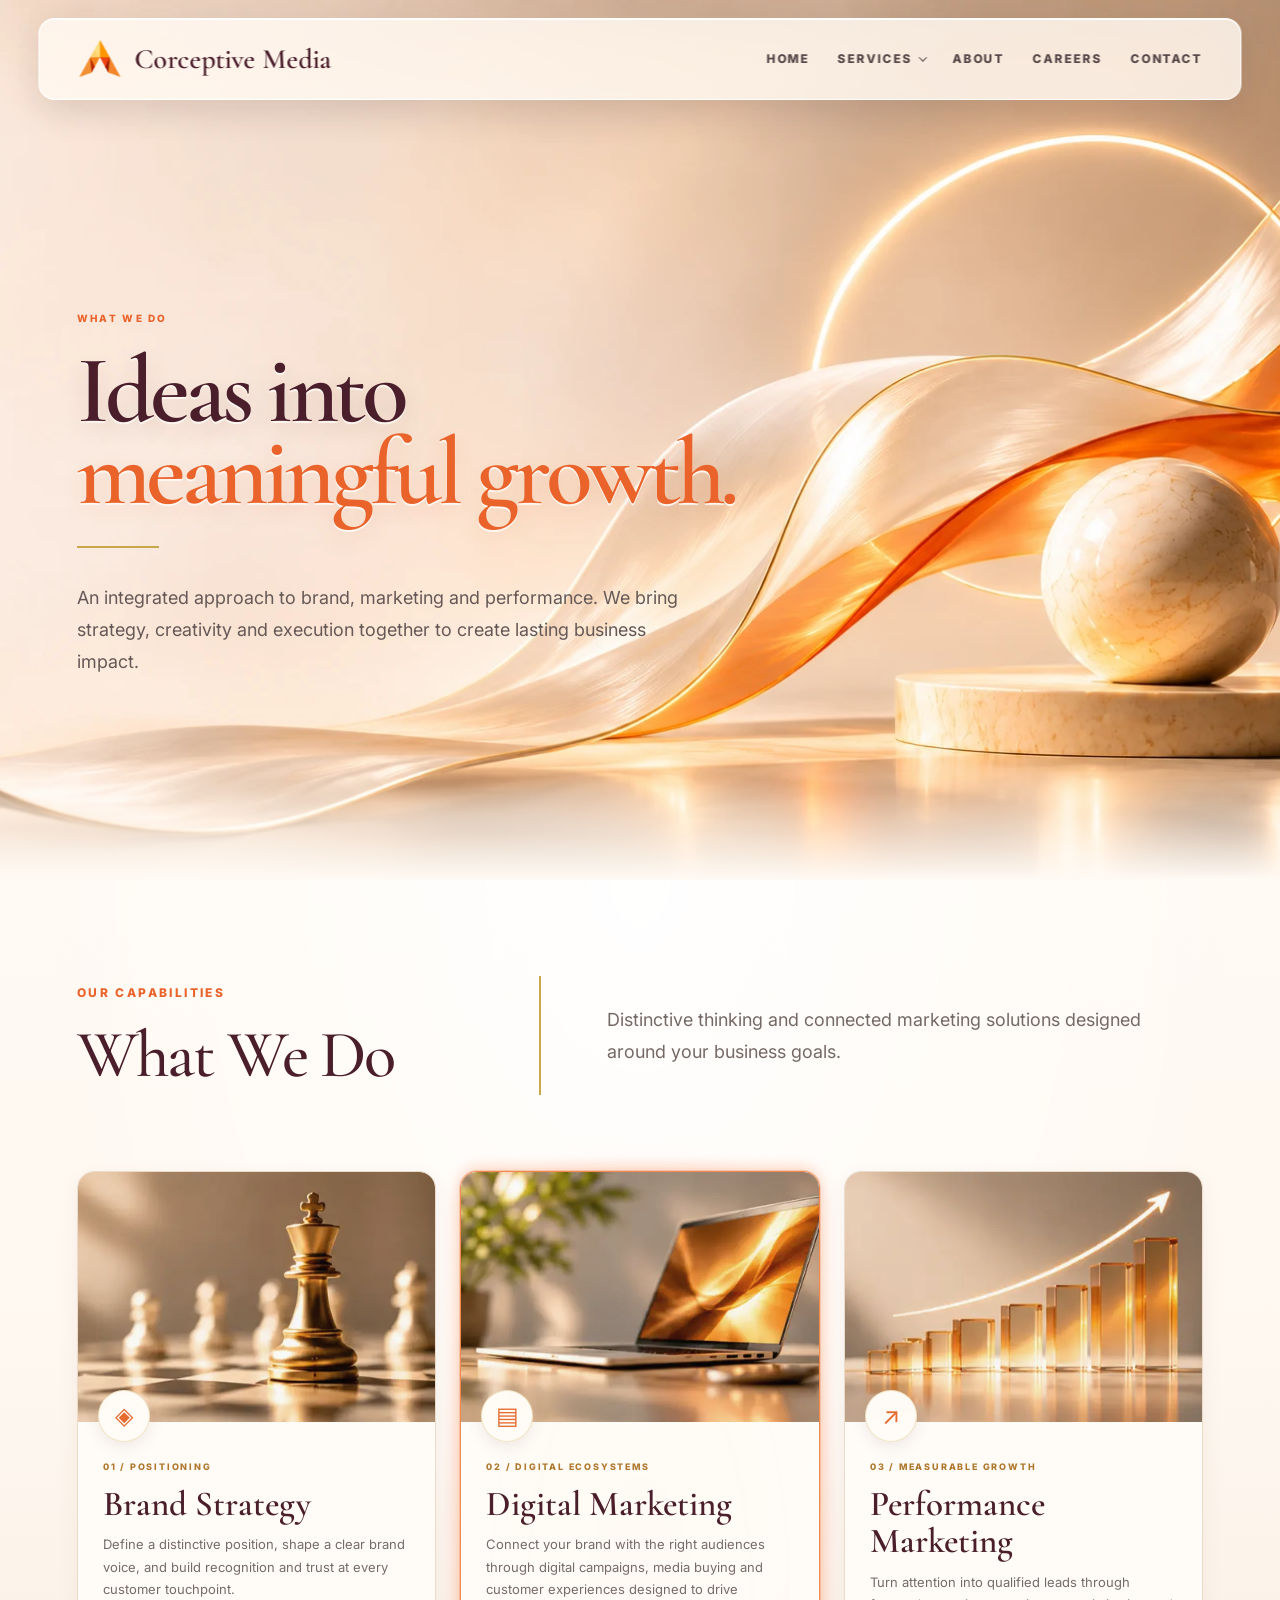
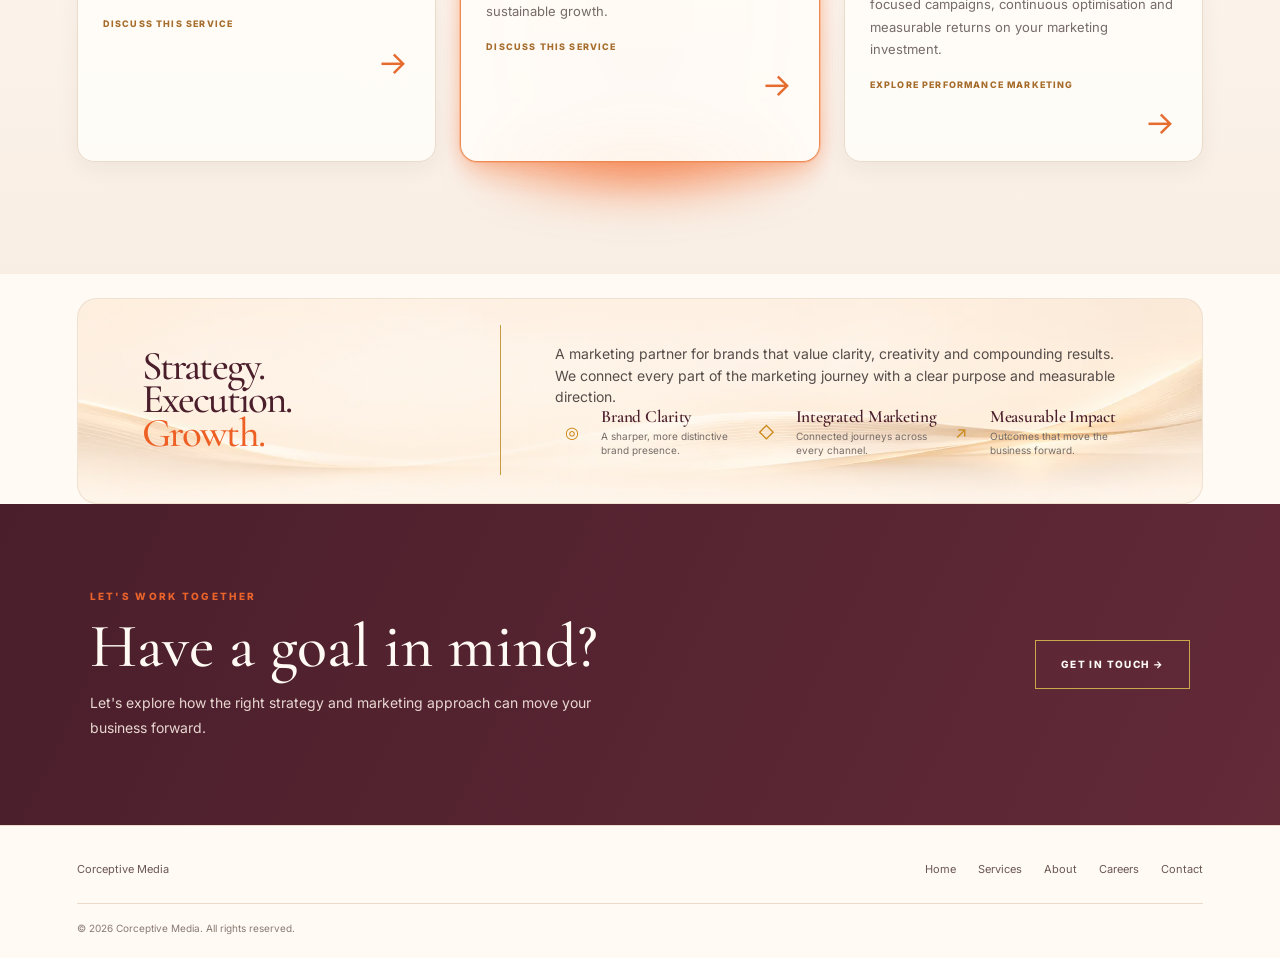
<file: services/index.html>
<!DOCTYPE html>
<html lang="en">
<head>
  <meta charset="UTF-8">
  <meta name="viewport" content="width=device-width, initial-scale=1">

  <title>Our Services | Corceptive Media</title>

  <meta name="description" content="Explore Corceptive Media's brand strategy, digital marketing and performance marketing services. Integrated marketing solutions built for meaningful business growth.">

  <meta name="robots" content="index, follow">

  <link rel="canonical" href="https://corceptivemedia.com/services/">

  <meta property="og:title" content="Our Services | Corceptive Media">
  <meta property="og:description" content="Brand strategy, digital marketing and performance. An integrated approach to meaningful business growth.">
  <meta property="og:url" content="https://corceptivemedia.com/services/">
  <meta property="og:type" content="website">

  <meta name="theme-color" content="#fffaf4">

  <link rel="icon" href="/cmfavicon.ico">

  <link rel="preconnect" href="https://fonts.googleapis.com">
  <link rel="preconnect" href="https://fonts.gstatic.com" crossorigin>

  <link href="https://fonts.googleapis.com/css2?family=Cormorant+Garamond:wght@400;500;600;700&family=Manrope:wght@400;500;600;700;800&display=swap" rel="stylesheet">

  <link rel="stylesheet" href="/assets/corceptive-homepage-abstract.css">

  <style>
    * {
      box-sizing: border-box;
    }

    body {
      margin: 0;
      font-family: 'Manrope', Arial, sans-serif;
      background: #fffaf4;
      color: #2c2224;
    }

    /* HEADER */

    header {
  position: fixed !important;
  z-index: 1000 !important;
}

    .service-header-inner {
      height: 100%;
      display: flex;
      align-items: center;
      justify-content: space-between;
      gap: 25px;
    }

    .service-brand {
      display: flex;
      align-items: center;
      gap: 12px;
      color: #4a1e2b;
      text-decoration: none;
      flex-shrink: 0;
    }

    .service-brand img {
      width: 45px;
      height: 45px;
      object-fit: contain;
    }

    .service-brand span {
      font-family: 'Cormorant Garamond', Georgia, serif;
      font-size: 28px;
      font-weight: 600;
    }

    .service-nav {
      display: flex;
      align-items: center;
      gap: 28px;
    }

    .service-nav a {
      text-decoration: none;
      text-transform: uppercase;
      color: #554747;
      font-size: 11px;
      font-weight: 800;
      letter-spacing: .12em;
      transition: color .2s ease;
    }

    .service-nav a:hover {
      color: #e9632b;
    }

    .service-menu {
      display: none;
      padding: 9px 13px;
      border: 1px solid #e5d8cb;
      background: transparent;
      color: #4a1e2b;
      font-size: 10px;
      font-weight: 800;
      cursor: pointer;
    }

    /* SERVICE CARDS */

    .service-card-link {
      display: block;
      height: 100%;
      color: inherit;
      text-decoration: none;
    }

    .service-card-link:focus-visible {
      outline: 2px solid #e9632b;
      outline-offset: 5px;
    }

    .service-card-label {
      display: block;
      margin-top: 17px;
      padding-right: 20px;
      color: #a66c2c;
      font-size: 9px;
      font-weight: 800;
      letter-spacing: .13em;
      text-transform: uppercase;
    }

    .service-explore {
      position: absolute;
      left: 27px;
      bottom: 20px;
      color: #e9632b;
      font-size: 10px;
      font-weight: 800;
      letter-spacing: .13em;
      text-transform: uppercase;
    }

    .cm-card-content {
      padding-bottom: 65px;
    }

    /* BOTTOM CALL TO ACTION */

    .services-cta {
      padding: 85px 7vw;
      background: linear-gradient(
        115deg,
        #4a1e2b,
        #632a38
      );
      color: #fffaf4;
    }

    .services-cta-inner {
      max-width: 1240px;
      margin: auto;
      display: flex;
      align-items: center;
      justify-content: space-between;
      gap: 40px;
    }

    .services-cta h2 {
      margin: 12px 0;
      font-family: 'Cormorant Garamond', Georgia, serif;
      font-size: clamp(38px, 5vw, 62px);
      font-weight: 500;
      line-height: 1;
    }

    .services-cta p {
      max-width: 560px;
      font-size: 14px;
      line-height: 1.8;
      color: #e8d7d1;
    }

    .services-cta .cta-button {
      display: inline-block;
      padding: 16px 25px;
      border: 1px solid #c9a84c;
      color: #fffaf4;
      text-decoration: none;
      font-size: 10px;
      font-weight: 800;
      letter-spacing: .14em;
      text-transform: uppercase;
      white-space: nowrap;
      transition: .25s ease;
    }

    .services-cta .cta-button:hover {
      background: #c9a84c;
      color: #4a1e2b;
      transform: translateY(-3px);
    }

    /* FOOTER */

    .service-footer {
      padding: 35px 6vw 22px;
      background: #fffaf4;
      border-top: 1px solid #eadbca;
    }

    .service-footer-inner {
      max-width: 1240px;
      margin: auto;
      display: flex;
      justify-content: space-between;
      flex-wrap: wrap;
      gap: 20px;
    }

    .service-footer a {
      color: #6b5752;
      text-decoration: none;
      font-size: 11px;
    }

    .service-footer a:hover {
      color: #e9632b;
    }

    .service-footer-links {
      display: flex;
      flex-wrap: wrap;
      gap: 22px;
    }

    .service-footer-bottom {
      max-width: 1240px;
      margin: 25px auto 0;
      padding-top: 17px;
      border-top: 1px solid #eadbca;
      color: #897a74;
      font-size: 10px;
    }

    /* MOBILE */

    @media (max-width: 760px) {

      .service-brand img {
        width: 38px;
        height: 38px;
      }

      .service-brand span {
        font-size: 23px;
      }

      .service-menu {
        display: block;
      }

      .service-nav {
        display: none;
        position: absolute;
        top: calc(100% + 8px);
        left: 0;
        right: 0;
        padding: 23px;
        background: #fffaf4;
        border-radius: 12px;
        box-shadow: 0 12px 30px rgba(45,20,29,.12);
        flex-direction: column;
        align-items: flex-start;
        gap: 22px;
      }

      .service-nav.open {
        display: flex;
      }

      .cm-service-grid {
        grid-template-columns: 1fr;
      }

      .cm-card-image {
        height: 230px;
      }

      .services-cta-inner {
        display: block;
      }

      .services-cta .cta-button {
        margin-top: 20px;
      }

      .service-footer-inner {
        flex-direction: column;
      }
    }
  </style>
<link rel="stylesheet" href="/assets/services-dropdown.css?v=1">
<script defer src="/assets/services-dropdown.js?v=1"></script>
</head>

<body>

  <div class="cm-homepage">

    <!-- HEADER -->

    <header>
      <div class="service-header-inner">

        <a href="/" class="service-brand">
          <img src="/Corceptive_Media_Logo.png"
               alt="Corceptive Media logo">
          <span>Corceptive Media</span>
        </a>

        <button class="service-menu"
                type="button"
                aria-expanded="false"
                aria-controls="service-navigation">
          MENU
        </button>

        <nav class="service-nav"
             id="service-navigation"
             aria-label="Main navigation">

          <a href="/">Home</a>
          <details class="cm-services-menu"><summary>Services</summary><div class="cm-services-dropdown"><a href="/digitalmarketing/">Digital Marketing</a><a href="/performancemarketing/">Performance Marketing</a></div></details>
          <a href="/about/">About</a>
          <a href="/careers/">Careers</a>
          <a href="/contact/">Contact</a>

        </nav>
      </div>
    </header>

    <main>

      <!-- HERO -->

      <section class="cm-hero">

        <div class="cm-hero-art" aria-hidden="true"></div>

        <div class="cm-hero-inner">

          <div class="cm-eyebrow">
            WHAT WE DO
          </div>

          <h1 class="cm-hero-title">
            Ideas into
            <br>
            <span>meaningful growth.</span>
          </h1>

          <p class="cm-hero-copy">
            An integrated approach to brand, marketing and
            performance. We bring strategy, creativity and
            execution together to create lasting business impact.
          </p>

          <div class="cm-hero-pillars">
            <span>Strategy</span>
            <span>Creative</span>
            <span>Performance</span>
          </div>

        </div>
      </section>

      <!-- SERVICES -->

      <section class="cm-capabilities">

        <div class="cm-section-heading">

          <div>
            <div class="cm-eyebrow">
              OUR CAPABILITIES
            </div>

            <h2>
              What We Do
            </h2>
          </div>

          <p>
            Distinctive thinking and connected marketing
            solutions designed around your business goals.
          </p>

        </div>

        <div class="cm-service-grid">

          <!-- BRAND STRATEGY -->

          <article class="cm-service-card">

            <div class="cm-card-shell">

              <a href="/contact/" class="service-card-link">

                <div class="cm-card-image">
                  <img
                    src="/brandstrategy-wide.webp"
                    alt="Brand strategy and positioning"
                    loading="lazy">
                </div>

                <div class="cm-card-content">

                  <span class="cm-card-kicker">
                    01 / POSITIONING
                  </span>

                  <h3>
                    Brand Strategy
                  </h3>

                  <p>
                    Define a distinctive position, shape
                    a clear brand voice, and build recognition
                    and trust at every customer touchpoint.
                  </p>

                  <span class="service-card-label">
                    Discuss this service
                  </span>

                  <span class="cm-card-arrow">→</span>

                </div>

              </a>

            </div>

          </article>

          <!-- DIGITAL MARKETING -->

          <article class="cm-service-card">

            <div class="cm-card-shell">

              <a href="/contact/" class="service-card-link">

                <div class="cm-card-image">
                  <img
                    src="/digitalmarketing-wide.webp"
                    alt="Digital marketing services"
                    loading="lazy">
                </div>

                <div class="cm-card-content">

                  <span class="cm-card-kicker">
                    02 / DIGITAL ECOSYSTEMS
                  </span>

                  <h3>
                    Digital Marketing
                  </h3>

                  <p>
                    Connect your brand with the right
                    audiences through digital campaigns,
                    media buying and customer experiences
                    designed to drive sustainable growth.
                  </p>

                  <span class="service-card-label">
                    Discuss this service
                  </span>

                  <span class="cm-card-arrow">→</span>

                </div>

              </a>

            </div>

          </article>

          <!-- PERFORMANCE MARKETING -->

          <article class="cm-service-card">

            <div class="cm-card-shell">

              <a href="/performancemarketing/" class="service-card-link">

                <div class="cm-card-image">
                  <img
                    src="/performancemarketing-wide.webp"
                    alt="Performance marketing campaigns"
                    loading="lazy">
                </div>

                <div class="cm-card-content">

                  <span class="cm-card-kicker">
                    03 / MEASURABLE GROWTH
                  </span>

                  <h3>
                    Performance Marketing
                  </h3>

                  <p>
                    Turn attention into qualified leads
                    through focused campaigns, continuous
                    optimisation and measurable returns
                    on your marketing investment.
                  </p>

                  <span class="service-card-label">
                    Explore performance marketing
                  </span>

                  <span class="cm-card-arrow">→</span>

                </div>

              </a>

            </div>

          </article>

        </div>
      </section>

      <!-- APPROACH -->

      <section class="cm-approach">

        <div class="cm-approach-title">
          <h2>
            Strategy.
            <br>
            Execution.
            <br>
            <span>Growth.</span>
          </h2>
        </div>

        <div class="cm-approach-body">

          <p>
            A marketing partner for brands that value clarity,
            creativity and compounding results. We connect
            every part of the marketing journey with a clear
            purpose and measurable direction.
          </p>

          <div class="cm-approach-points">

            <div>
              <div class="cm-point-icon">◎</div>
              <div class="cm-point-copy">
                <strong>Brand Clarity</strong>
                <small>A sharper, more distinctive brand presence.</small>
              </div>
            </div>

            <div>
              <div class="cm-point-icon">◇</div>
              <div class="cm-point-copy">
                <strong>Integrated Marketing</strong>
                <small>Connected journeys across every channel.</small>
              </div>
            </div>

            <div>
              <div class="cm-point-icon">↗</div>
              <div class="cm-point-copy">
                <strong>Measurable Impact</strong>
                <small>Outcomes that move the business forward.</small>
              </div>
            </div>

          </div>

        </div>

      </section>

      <!-- CONTACT CTA -->

      <section class="services-cta">

        <div class="services-cta-inner">

          <div>
            <div class="cm-eyebrow">
              LET'S WORK TOGETHER
            </div>

            <h2>
              Have a goal in mind?
            </h2>

            <p>
              Let's explore how the right strategy and
              marketing approach can move your business forward.
            </p>
          </div>

          <a href="/contact/" class="cta-button">
            Get in touch →
          </a>

        </div>

      </section>

    </main>

    <!-- FOOTER -->

    <footer class="service-footer">

      <div class="service-footer-inner">

        <a href="/">
          Corceptive Media
        </a>

        <nav class="service-footer-links"
             aria-label="Footer navigation">

          <a href="/">Home</a>
          <a href="/services/">Services</a>
          <a href="/about/">About</a>
          <a href="/careers/">Careers</a>
          <a href="/contact/">Contact</a>

        </nav>

      </div>

      <div class="service-footer-bottom">
        © <span id="current-year"></span> Corceptive Media.
        All rights reserved.
      </div>

    </footer>

  </div>

  <script>
    document.getElementById('current-year').textContent =
      new Date().getFullYear();

    const menuButton =
      document.querySelector('.service-menu');

    const navigation =
      document.querySelector('.service-nav');

    menuButton.addEventListener('click', function () {

      const isOpen =
        navigation.classList.toggle('open');

      menuButton.setAttribute(
        'aria-expanded',
        String(isOpen)
      );

      menuButton.textContent =
        isOpen ? 'CLOSE' : 'MENU';

    });

    navigation.querySelectorAll('a').forEach(link => {

      link.addEventListener('click', () => {

        navigation.classList.remove('open');

        menuButton.setAttribute(
          'aria-expanded',
          'false'
        );

        menuButton.textContent = 'MENU';

      });

    });
  </script>

</body>
</html>
</file>
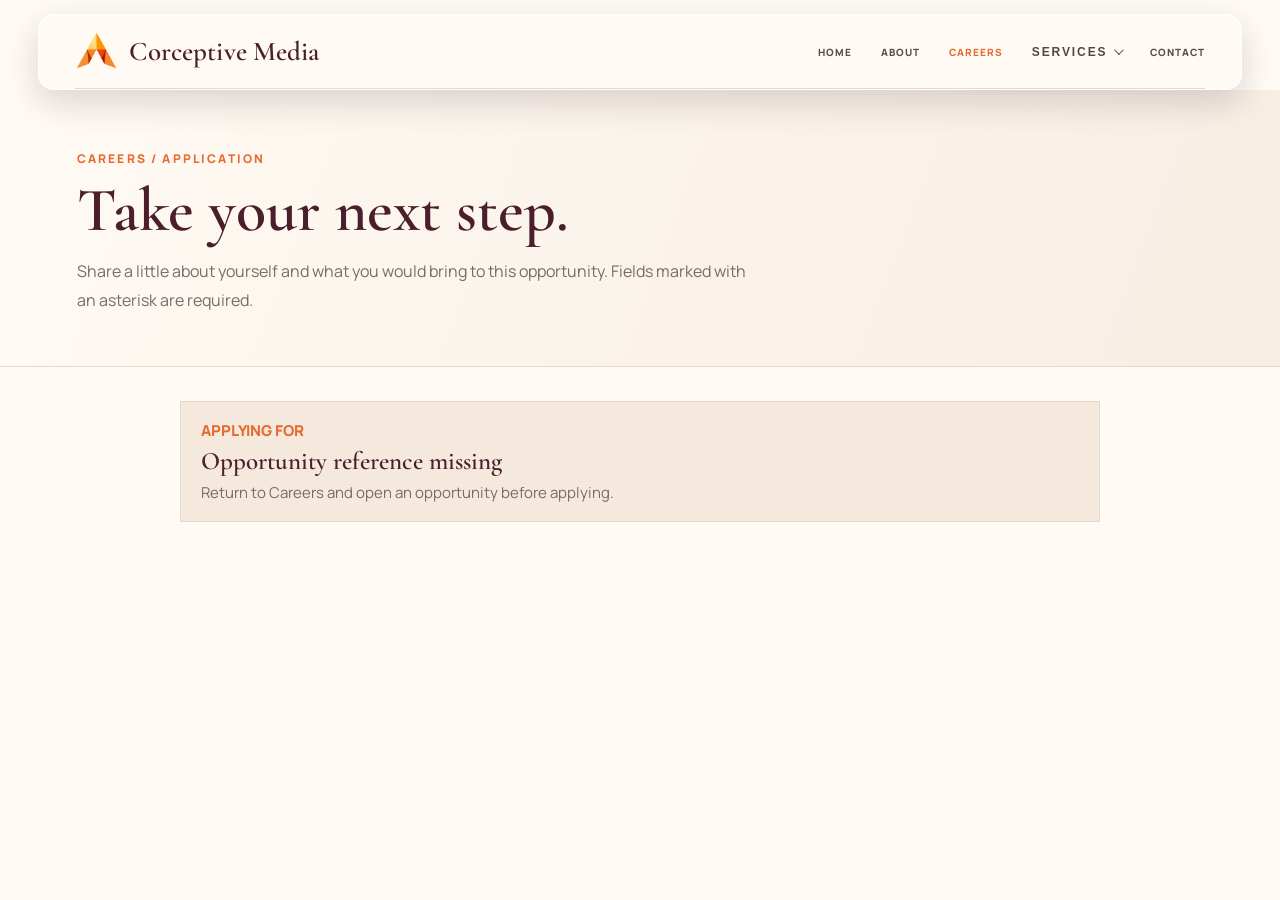
<file: careers/apply/index.html>
<!doctype html>
<html lang="en">
<head>
<meta charset="utf-8">
<meta name="viewport" content="width=device-width,initial-scale=1">
<meta name="theme-color" content="#fffaf4">
<meta name="description" content="Apply for an opportunity with Corceptive Media.">
<title>Apply | Corceptive Media Careers</title>
<link rel="icon" type="image/x-icon" href="https://corceptivemedia.com/cmfavicon.ico" />
<link rel="preconnect" href="https://fonts.googleapis.com">
<link rel="preconnect" href="https://fonts.gstatic.com" crossorigin>
<link href="https://fonts.googleapis.com/css2?family=Cormorant+Garamond:wght@500;600;700&family=Manrope:wght@400;500;600;700;800&display=swap" rel="stylesheet">
<link rel="stylesheet" href="/careers/careers-typography.css?v=20261108-1">
<style>
:root{--cream:#fffaf4;--wine:#4a1e2b;--ink:#2c2224;--muted:#766b68;--orange:#e56b2f;--line:#e5d8cb;--sans:'Manrope',Arial,sans-serif;--serif:'Cormorant Garamond',Georgia,serif}
*{box-sizing:border-box}body{margin:0;background:var(--cream);color:var(--ink);font-family:var(--sans);-webkit-font-smoothing:antialiased}
a{color:inherit;text-decoration:none}.nav{height:72px;background:#fffdf9;border-bottom:1px solid var(--line);display:flex;align-items:center;justify-content:space-between;padding:0 max(6vw,24px)}
.brand{font:600 23px var(--serif);color:var(--wine)}.back{font-size:10px;font-weight:800;letter-spacing:.1em;text-transform:uppercase;color:var(--orange)}
 .brand {
    display: flex;
    align-items: center;
    gap: 10px;
}

.brand img {
    width: 39px;
    height: 39px;
    object-fit: contain;
}
.hero{padding:48px 6vw 35px;background:linear-gradient(110deg,#fffaf4,#f7ede3);border-bottom:1px solid var(--line)}
.eyebrow{font-size:10px;letter-spacing:.18em;text-transform:uppercase;color:var(--orange);font-weight:800}
h1{font:600 clamp(42px,5vw,62px)/.98 var(--serif);color:var(--wine);margin:12px 0}.lead{font-size:13px;line-height:1.8;color:var(--muted);max-width:680px}
.wrap{width:min(920px,88vw);margin:34px auto 70px}.opportunity{padding:18px 20px;background:#f5e9de;border:1px solid var(--line);margin-bottom:22px}.opportunity small{display:block;font-size:9px;text-transform:uppercase;letter-spacing:.15em;color:var(--orange);font-weight:800}.opportunity strong{display:block;font:600 25px var(--serif);color:var(--wine);margin:5px 0}.opportunity span{font-size:11px;color:var(--muted)}
form{background:#fffdf9;border:1px solid var(--line);padding:clamp(20px,4vw,38px)}.grid{display:grid;grid-template-columns:1fr 1fr;gap:17px}.field{display:flex;flex-direction:column;gap:7px}.full{grid-column:1/-1}label{font-size:10px;font-weight:800;color:#5f4c49}.req{color:var(--orange)}input,select,textarea{width:100%;border:1px solid #ded1c6;background:#fffefa;padding:12px 13px;font:12px var(--sans);color:var(--ink);border-radius:0;outline:none}input:focus,select:focus,textarea:focus{border-color:var(--orange)}textarea{min-height:105px;resize:vertical}.hint{font-size:9px;color:#8a7e77;line-height:1.6}.check{display:flex;gap:10px;align-items:flex-start;font-size:10px;line-height:1.7;color:var(--muted)}.check input{width:15px;margin-top:2px}.submit{margin-top:20px;background:var(--orange);color:white;border:0;padding:15px 24px;font:800 10px var(--sans);letter-spacing:.13em;text-transform:uppercase;cursor:pointer}.submit:disabled{opacity:.55;cursor:wait}.notice{display:none;padding:15px 17px;margin:0 0 18px;font-size:12px;line-height:1.7}.notice.error{display:block;background:#f9e9e5;color:#8b3426}.notice.success{display:block;background:#edf4eb;color:#315c37}.privacy{font-size:9px;line-height:1.7;color:#887d76;margin-top:16px}
@media(max-width:640px){.grid{grid-template-columns:1fr}.full{grid-column:auto}.hero{padding-top:38px}.wrap{margin-top:22px}}

/* Readability pass: application-page copy and controls are 15px minimum. */
.lead{font-size:16px}
.eyebrow{font-size:12px}
.opportunity small,.opportunity span{font-size:15px;letter-spacing:normal}
label{font-size:15px;line-height:1.5}
input,select,textarea{font-size:16px;line-height:1.5;padding:14px 15px}
.hint,.privacy{font-size:15px;line-height:1.7}
.check{font-size:15px;line-height:1.7}
.submit{font-size:15px;letter-spacing:.08em}
.notice{font-size:15px;line-height:1.7}

/* Shared Careers header: match the main Careers page and remain fixed at the top while scrolling. */
.cm-careers-header{height:78px!important;min-height:78px;background:#fffaf4f2!important;border-bottom:1px solid #eadfd4!important;position:sticky!important;top:0!important;z-index:1000!important;backdrop-filter:blur(14px);-webkit-backdrop-filter:blur(14px)}
.cm-careers-header .nav{height:100%;width:min(1380px,92vw);margin:auto;padding:0;display:flex;align-items:center;justify-content:space-between;gap:25px;background:transparent}
.cm-careers-header .brand{display:flex;align-items:center;gap:11px;color:#4a1e2b;font:inherit}
.cm-careers-header .brand img{width:43px;height:43px;object-fit:contain}
.cm-careers-header .brand span{font:600 27px 'Cormorant Garamond',Georgia,serif;letter-spacing:.005em;color:#4a1e2b}
.cm-careers-header .navlinks{display:flex;align-items:center;gap:29px}
.cm-careers-header .navlinks a{font:800 10px 'Manrope',Arial,sans-serif;letter-spacing:.1em;text-transform:uppercase;color:#5b4c4b;text-decoration:none}
.cm-careers-header .navlinks a:hover,.cm-careers-header .navlinks a[aria-current=page]{color:#e56b2f}
.cm-careers-header .menu{display:none;background:transparent;border:1px solid #e5d8cb;padding:10px 13px;color:#4a1e2b;font:800 10px 'Manrope',Arial,sans-serif;letter-spacing:.14em;text-transform:uppercase;cursor:pointer}
@media(max-width:680px){.cm-careers-header .nav{width:92vw}.cm-careers-header .brand img{width:39px;height:39px}.cm-careers-header .brand span{font-size:23px}.cm-careers-header .menu{display:block}.cm-careers-header .navlinks{display:none;position:absolute;top:78px;left:0;right:0;padding:13px 6vw 22px;background:rgba(255,250,244,.98);border-bottom:1px solid #eadfd4;box-shadow:0 12px 24px rgba(74,30,43,.08);flex-direction:column;align-items:stretch;gap:0}.cm-careers-header .navlinks.open{display:flex}.cm-careers-header .navlinks a{padding:14px 0;border-bottom:1px solid #eadfd4}.cm-careers-header .navlinks a:last-child{border-bottom:0}}

/* Corceptive Careers shared floating glass header — consistent and sticky on every Careers route. */
body header.cm-careers-header{
  position:sticky!important;top:14px!important;left:auto!important;right:auto!important;transform:none!important;
  display:block!important;width:min(1380px,94vw)!important;height:76px!important;min-height:76px!important;
  margin:14px auto 0!important;padding:0!important;z-index:1000!important;
  border:1px solid rgba(255,255,255,.9)!important;border-radius:16px!important;
  background:rgba(255,250,244,.82)!important;
  box-shadow:0 12px 34px rgba(28,10,21,.16),inset 0 1px rgba(255,255,255,.92)!important;
  backdrop-filter:blur(20px) saturate(145%)!important;-webkit-backdrop-filter:blur(20px) saturate(145%)!important;
}
body header.cm-careers-header .nav{height:100%!important;width:94%!important;margin:0 auto!important;padding:0!important;display:flex!important;align-items:center!important;justify-content:space-between!important;gap:25px!important;background:transparent!important;}
body header.cm-careers-header .brand{display:flex!important;align-items:center!important;gap:11px!important;color:#4a1e2b!important;text-decoration:none!important;}
body header.cm-careers-header .brand img{width:43px!important;height:43px!important;object-fit:contain!important;}
body header.cm-careers-header .brand span{font:600 27px 'Cormorant Garamond',Georgia,serif!important;letter-spacing:.005em!important;color:#4a1e2b!important;}
body header.cm-careers-header .navlinks{display:flex!important;align-items:center!important;gap:29px!important;}
body header.cm-careers-header .navlinks a{font:800 10px 'Manrope',Arial,sans-serif!important;letter-spacing:.1em!important;text-transform:uppercase!important;color:#5b4c4b!important;text-decoration:none!important;}
body header.cm-careers-header .navlinks a:hover,body header.cm-careers-header .navlinks a[aria-current=page]{color:#e56b2f!important;}
body header.cm-careers-header .menu{display:none!important;background:transparent!important;border:1px solid #e5d8cb!important;border-radius:4px!important;padding:10px 13px!important;color:#4a1e2b!important;font:800 10px 'Manrope',Arial,sans-serif!important;letter-spacing:.14em!important;text-transform:uppercase!important;}
@media(max-width:680px){
 body header.cm-careers-header{width:94vw!important;height:68px!important;min-height:68px!important;top:8px!important;margin-top:8px!important;border-radius:13px!important;}
 body header.cm-careers-header .brand img{width:37px!important;height:37px!important;}
 body header.cm-careers-header .brand span{font-size:22px!important;}
 body header.cm-careers-header .menu{display:block!important;}
 body header.cm-careers-header .navlinks{display:none!important;position:absolute!important;top:calc(100% + 8px)!important;left:0!important;right:0!important;width:100%!important;padding:13px 6vw 20px!important;background:rgba(255,250,244,.97)!important;border:1px solid #eadfd4!important;border-radius:12px!important;box-shadow:0 12px 28px rgba(28,10,21,.14)!important;flex-direction:column!important;align-items:stretch!important;gap:0!important;}
 body header.cm-careers-header .navlinks.open{display:flex!important;}
 body header.cm-careers-header .navlinks a{padding:13px 0!important;border-bottom:1px solid #eadfd4!important;}
 body header.cm-careers-header .navlinks a:last-child{border-bottom:0!important;}
}
</style>
<link rel="stylesheet" href="/assets/services-dropdown.css?v=1">
<script defer src="/assets/services-dropdown.js?v=1"></script>
</head>
<body>

 <header class="cm-careers-header"><div class="nav"><a class="brand" href="/" aria-label="Corceptive Media home"><img src="/Corceptive_Media_Logo.png" alt=""><span>Corceptive Media</span></a><button class="menu" type="button" aria-expanded="false" aria-controls="navlinks">Menu</button><nav class="navlinks" id="navlinks" aria-label="Main navigation"><a href="/">Home</a><a href="/about">About</a><a href="/careers/" aria-current="page">Careers</a><details class="cm-services-menu"><summary>Services</summary><div class="cm-services-dropdown"><a href="/digitalmarketing/">Digital Marketing</a><a href="/performancemarketing/">Performance Marketing</a></div></details><a href="/contact">Contact</a></nav></div></header>

<section class="hero"><p class="eyebrow">Careers / Application</p><h1>Take your next step.</h1><p class="lead">Share a little about yourself and what you would bring to this opportunity. Fields marked with an asterisk are required.</p></section>
<main class="wrap">
<div id="notice" class="notice" role="status" aria-live="polite"></div>
<div id="opportunity" class="opportunity"><small>Applying for</small><strong id="opp-title">Loading opportunity…</strong><span id="opp-meta">Retrieving the latest published details.</span></div>
<form id="application-form" novalidate>
<div class="grid">
<div class="field"><label for="full_name">Full name <span class="req">*</span></label><input id="full_name" name="full_name" autocomplete="name" maxlength="150" required></div>
<div class="field"><label for="email">Email address <span class="req">*</span></label><input id="email" name="email" type="email" autocomplete="email" maxlength="254" required></div>
<div class="field"><label for="phone_e164">Phone with country code <span class="req">*</span></label><input id="phone_e164" name="phone_e164" type="tel" placeholder="+919876543210" maxlength="20" required><span class="hint">Use international format, for example +919876543210.</span></div>
<div class="field"><label for="country">Country of residence <span class="req">*</span></label><input id="country" name="country" autocomplete="country-name" maxlength="100" required></div>
<div class="field"><label for="city_state">City / State</label><input id="city_state" name="city_state" maxlength="150"></div>
<div class="field"><label for="institution">Institution / University</label><input id="institution" name="institution" maxlength="200" placeholder="Enter Not applicable if relevant"></div>
<div class="field"><label for="education_level">Education level <span class="req">*</span></label><select id="education_level" name="education_level" required><option value="">Select</option><option>High school</option><option>Diploma</option><option>Undergraduate</option><option>Postgraduate</option><option>Doctoral</option><option>Other</option><option>Not applicable</option></select></div>
<div class="field"><label for="course_specialisation">Course / Specialisation</label><input id="course_specialisation" name="course_specialisation" maxlength="150"></div>
<div class="field"><label for="graduation_year">Graduation year</label><input id="graduation_year" name="graduation_year" inputmode="numeric" pattern="[0-9]{4}" maxlength="4" placeholder="e.g. 2027"></div>
<div class="field"><label for="current_status">Current status <span class="req">*</span></label><select id="current_status" name="current_status" required><option value="">Select</option><option>Student</option><option>Recent graduate</option><option>Graduate</option><option>Employed</option><option>Career break</option><option>Other</option></select></div>
<div class="field full"><label for="linkedin_portfolio_url">LinkedIn / Portfolio URL</label><input id="linkedin_portfolio_url" name="linkedin_portfolio_url" type="url" maxlength="500" placeholder="https://"></div>
<div class="field full"><label for="motivation">Why are you interested in this opportunity? <span class="req">*</span></label><textarea id="motivation" name="motivation" maxlength="5000" required></textarea></div>
<div class="field full"><label for="relevant_skills">Relevant skills or experience</label><textarea id="relevant_skills" name="relevant_skills" maxlength="2000"></textarea></div>
<div class="field"><label for="availability_date">Available from <span class="req">*</span></label><input id="availability_date" name="availability_date" type="date" required></div>
<div class="field full"><label class="check"><input type="checkbox" name="consent_privacy" value="true" required><span>I have read the privacy notice and consent to Corceptive Media processing the information provided to assess this application. <span class="req">*</span></span></label></div>
</div>
<p class="privacy">Please do not submit sensitive personal information such as government identification numbers or financial details. Your application ID will be shown in green highlight on top after you have clicked submit. Please keep this handy.</p>
<button class="submit" id="submit-button" type="submit">Submit application</button>
<p class="hint">You can follow up about the position with application ID on careers@corceptivemedia.com</p>
</form>
</main>
<iframe name="cm-application-response" id="cm-application-response" title="Application response" hidden></iframe>
<script>
(function(){
'use strict';
var API='https://script.google.com/macros/s/AKfycbwN2yoH-MHqysBi1cJEYj_f1iKbkYgCDHmMvCkzgttRS0uDkLGopfIhR6oPuwZlhqDecQ/exec';
var params=new URLSearchParams(location.search);
var type=params.get('type')||'';
var id=params.get('id')||'';
var titleEl=document.getElementById('opp-title');
var metaEl=document.getElementById('opp-meta');
var form=document.getElementById('application-form');
var button=document.getElementById('submit-button');
var notice=document.getElementById('notice');
var iframe=document.getElementById('cm-application-response');
var availabilityInput=document.getElementById('availability_date');
var opportunityReady=false;
var activeRequest='';

// Use the applicant's local calendar date as the earliest valid availability.
function localDateString(){
var now=new Date();
var year=now.getFullYear();
var month=String(now.getMonth()+1).padStart(2,'0');
var day=String(now.getDate()).padStart(2,'0');
return year+'-'+month+'-'+day;
}
availabilityInput.min=localDateString();
function show(message,kind){notice.className='notice '+kind;notice.textContent=message;notice.scrollIntoView({behavior:'smooth',block:'center'});}
function jsonp(url,callbackName){return new Promise(function(resolve,reject){
var script=document.createElement('script'),timer;
function clean(){clearTimeout(timer);script.remove();try{delete window[callbackName];}catch(e){window[callbackName]=undefined;}}
window[callbackName]=function(data){clean();resolve(data);};
script.onerror=function(){clean();reject(new Error('Could not reach the Careers service.'));};
timer=setTimeout(function(){clean();reject(new Error('The Careers service timed out.'));},12000);
script.src=url.toString();document.head.appendChild(script);
});}
if(!['internships','projects','early-career'].includes(type)||!id){
titleEl.textContent='Opportunity reference missing';metaEl.textContent='Return to Careers and open an opportunity before applying.';form.hidden=true;
}else{
var u=new URL(API);u.searchParams.set('action','detail');u.searchParams.set('type',type);u.searchParams.set('id',id);u.searchParams.set('prefix','cmApplicationOpportunityCallback');
jsonp(u,'cmApplicationOpportunityCallback').then(function(data){
if(!data||!data.ok||!data.item||data.item.effective_status!=='Open')throw new Error('This opportunity is not currently accepting applications.');
titleEl.textContent=data.item.title||'Opportunity';
metaEl.textContent=(data.item.listing_id||id)+' · '+(type==='early-career'?'Early-career opportunity':type==='projects'?'Project experience':'Internship programme');
opportunityReady=true;
}).catch(function(err){titleEl.textContent='Applications unavailable';metaEl.textContent=err.message;form.hidden=true;});
}
form.addEventListener('submit',function(event){
event.preventDefault();
if(!opportunityReady){show('Please wait until the opportunity details have loaded.', 'error');return;}
if(!form.reportValidity())return;
var requestId='cm-'+Date.now()+'-'+Math.random().toString(36).slice(2);
activeRequest=requestId;
var hidden=function(name,value){var input=document.createElement('input');input.type='hidden';input.name=name;input.value=value;form.appendChild(input);return input;};
var hType=hidden('opportunity_type',type),hId=hidden('opportunity_id',id),hSource=hidden('source_page_url',location.href),hRequest=hidden('request_id',requestId),hPrivacy=hidden('privacy_notice_version','1.0'),hTrap=hidden('website','');
form.action=API;form.method='post';form.target=iframe.name;
button.disabled=true;button.textContent='Submitting…';
form.submit();
[hType,hId,hSource,hRequest,hPrivacy,hTrap].forEach(function(el){el.remove();});
window.setTimeout(function(){if(activeRequest===requestId){button.disabled=false;button.textContent='Submit application';show('We have not received a confirmation yet. Please do not submit again immediately. Contact our team if this continues.','error');}},20000);
});
window.addEventListener('message',function(event){
var data=event.data;
var trustedOrigin=false;
try{var host=new URL(event.origin).hostname;trustedOrigin=host==='script.google.com'||host==='script.googleusercontent.com'||host.endsWith('.googleusercontent.com');}catch(e){}
if(!trustedOrigin||!data||data.channel!=='CM_APPLICATION_RESPONSE'||data.request_id!==activeRequest)return;
activeRequest='';
button.disabled=false;button.textContent='Submit application';
if(data.ok){form.reset();show('Application received. Your reference is '+data.application_id+'. Please keep this reference for your records.','success');}
else{show(data.error||'We could not submit your application. Please review the details and try again.','error');}
});
})();
</script>

<script>(function(){var header=document.querySelector('.cm-careers-header');if(!header)return;var menu=header.querySelector('.menu'),nav=header.querySelector('.navlinks');if(!menu||!nav)return;menu.addEventListener('click',function(){var open=nav.classList.toggle('open');menu.setAttribute('aria-expanded',String(open));menu.textContent=open?'Close':'Menu';});nav.querySelectorAll('a').forEach(function(a){a.addEventListener('click',function(){nav.classList.remove('open');menu.setAttribute('aria-expanded','false');menu.textContent='Menu';});});})();</script>
</body>
</html>
</file>
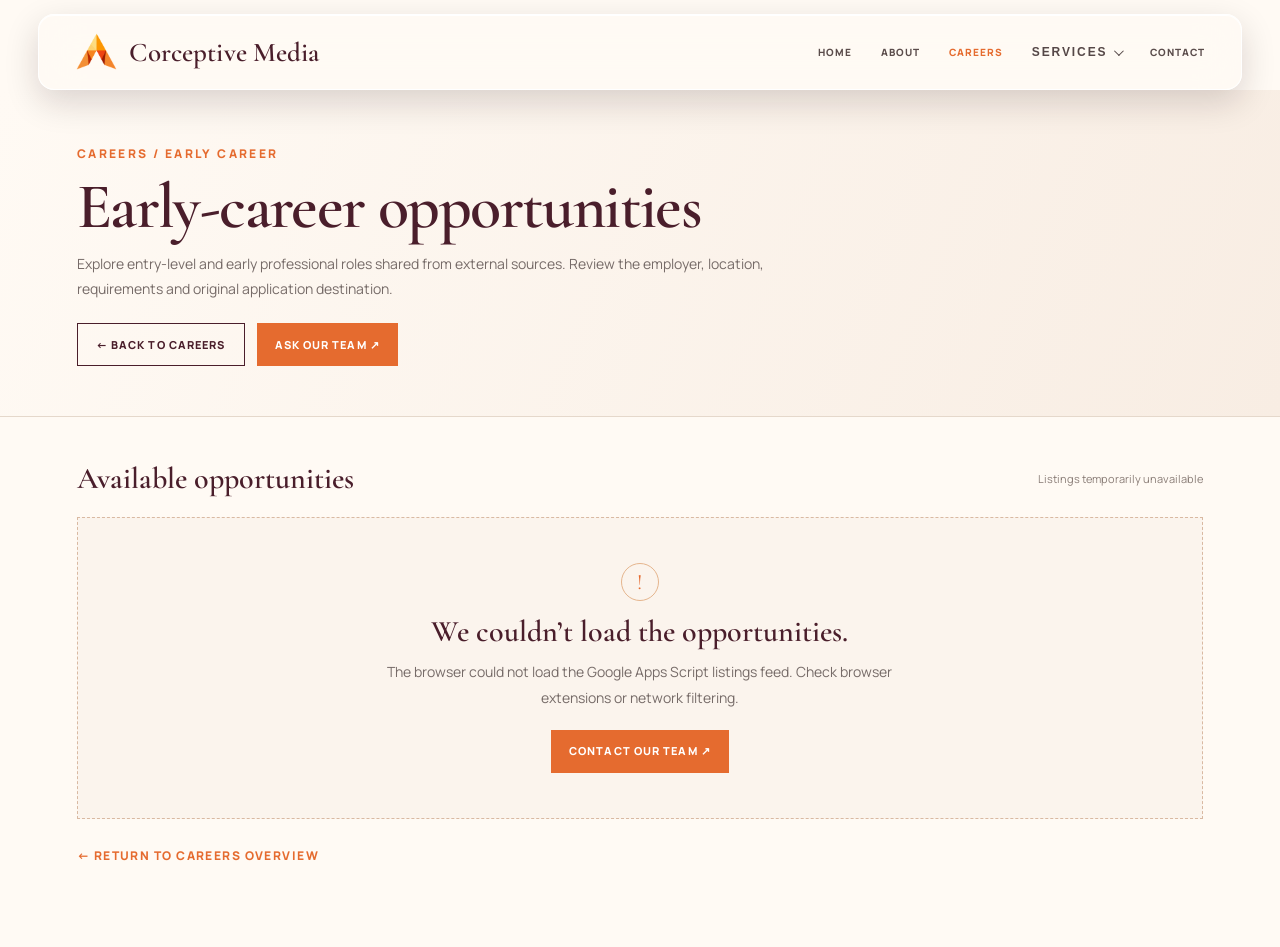
<file: careers/early-career/index.html>
<!doctype html>
<html lang="en"><head>
<meta charset="utf-8"><meta name="viewport" content="width=device-width,initial-scale=1"><meta name="theme-color" content="#fffaf4">
<meta name="description" content="Explore entry-level and early professional roles shared from external sources. Review the employer, location, requirements and original application destination.">
<title>Early-career opportunities | Corceptive Media Careers</title>
<link rel="icon" type="image/x-icon" href="https://corceptivemedia.com/cmfavicon.ico" />
<link rel="preconnect" href="https://fonts.googleapis.com"><link rel="preconnect" href="https://fonts.gstatic.com" crossorigin>
<link href="https://fonts.googleapis.com/css2?family=Cormorant+Garamond:wght@400;500;600;700&family=Manrope:wght@400;500;600;700;800&display=swap" rel="stylesheet">
<style>
:root{--cream:#fffaf4;--pale:#f7efe5;--wine:#4a1e2b;--ink:#2c2224;--muted:#766b68;--orange:#e56b2f;--gold:#c9a84c;--line:#e5d8cb;--serif:'Cormorant Garamond',Georgia,serif;--sans:'Manrope',Arial,sans-serif}
*{box-sizing:border-box}body{margin:0;background:var(--cream);color:var(--ink);font-family:var(--sans);-webkit-font-smoothing:antialiased}a{color:inherit;text-decoration:none}.wrap{width:min(1160px,88vw);margin:auto}.eyebrow{font-size:10px;letter-spacing:.2em;text-transform:uppercase;font-weight:800;color:var(--orange)}
header{height:76px;background:#fffaf4ed;border-bottom:1px solid var(--line)}.nav{width:min(1320px,90vw);height:100%;margin:auto;display:flex;align-items:center;justify-content:space-between}.brand{display:flex;align-items:center;gap:10px;color:var(--wine)}.brand img{width:41px;height:41px;object-fit:contain}.brand span{font:600 24px var(--serif)}.navlinks{display:flex;align-items:center;gap:24px}.navlinks a{font-size:9px;text-transform:uppercase;letter-spacing:.12em;font-weight:800;color:#5b4c4b}.navlinks a:hover{color:var(--orange)}.navlinks .contact{background:var(--wine);color:white;padding:13px 16px}.menu{display:none;border:1px solid var(--line);background:none;color:var(--wine);padding:9px 12px;font-size:9px;text-transform:uppercase;letter-spacing:.12em}
.hero{background:linear-gradient(112deg,#fffaf4,#f8ede3);padding:55px 0 50px;border-bottom:1px solid var(--line)}.crumb{margin:0 0 13px}.hero h1{font:600 clamp(44px,5vw,66px)/.93 var(--serif);letter-spacing:-.025em;color:var(--wine);margin:0;max-width:820px}.hero h1 em{font-style:normal;color:var(--orange)}.hero p.desc{font-size:13px;line-height:1.85;color:var(--muted);max-width:740px;margin:15px 0 0}.actions{display:flex;gap:12px;flex-wrap:wrap;margin-top:22px}.btn{display:inline-flex;align-items:center;justify-content:center;min-height:43px;padding:0 18px;background:var(--orange);color:white;font-size:9px;font-weight:800;text-transform:uppercase;letter-spacing:.1em}.btn.secondary{background:transparent;border:1px solid var(--wine);color:var(--wine)}
.content{padding:43px 0 82px}.content-head{display:flex;justify-content:space-between;align-items:center;gap:20px;margin-bottom:20px}.content-head h2{font:600 30px var(--serif);color:var(--wine);margin:0}.content-head span{font-size:10px;color:#8a7d77}.grid{display:grid;grid-template-columns:repeat(3,1fr);gap:15px}.listing{background:#fffdf9;border:1px solid var(--line);padding:23px;display:flex;flex-direction:column;min-height:245px;transition:.2s}.listing:hover{border-color:#e69a63;transform:translateY(-3px);box-shadow:0 12px 24px #5024350d}.listing-top{display:flex;align-items:center;justify-content:space-between;gap:8px}.status{background:#f8e8d8;color:#8f421f;padding:7px 9px;font-size:8px;text-transform:uppercase;letter-spacing:.1em;font-weight:800}.ref{font-size:8px;color:#a88b78;letter-spacing:.12em;font-weight:800}.listing h2{font:600 26px/1 var(--serif);color:var(--wine);margin:18px 0 9px}.listing p{font-size:11px;line-height:1.75;color:var(--muted);margin:0}.chips{display:flex;flex-wrap:wrap;gap:6px;margin:15px 0 18px}.chips span{background:#f5ece3;padding:6px 8px;font-size:8px;color:#715d58}.listing-link{margin-top:auto;border-top:1px solid var(--line);padding-top:13px;display:flex;align-items:center;justify-content:space-between;color:var(--wine);font-size:9px;font-weight:800;letter-spacing:.1em;text-transform:uppercase}.listing-link b{font-size:17px;color:var(--orange)}.empty{grid-column:1/-1;padding:45px 24px;text-align:center;background:#fbf4ed;border:1px dashed #d9b9a2}.empty-mark{margin:0 auto 12px;width:38px;height:38px;border:1px solid #e5b58d;border-radius:50%;display:grid;place-items:center;color:var(--orange);font:22px var(--serif)}.empty h2{font:600 30px var(--serif);color:var(--wine);margin:0}.empty p{font-size:11px;line-height:1.8;color:var(--muted);max-width:560px;margin:9px auto 0}.empty .btn{margin-top:20px}.back{display:inline-block;margin-top:28px;color:var(--orange);font-size:9px;letter-spacing:.12em;text-transform:uppercase;font-weight:800}
@media(max-width:850px){.navlinks{gap:13px}.grid{grid-template-columns:repeat(2,1fr)}}
@media(max-width:650px){header{height:70px}.nav{width:88vw}.brand img{width:36px;height:36px}.brand span{font-size:21px}.menu{display:block}.navlinks{display:none;position:absolute;top:70px;left:0;right:0;background:var(--cream);padding:13px 6vw 22px;border-bottom:1px solid var(--line);align-items:stretch;flex-direction:column;gap:0}.navlinks.open{display:flex}.navlinks a{padding:14px 0;border-bottom:1px solid var(--line)}.navlinks .contact{text-align:center;margin-top:10px}.hero{padding:43px 0 40px}.grid{grid-template-columns:1fr}.listing{min-height:unset}.content{padding:32px 0 58px}.content-head{align-items:flex-end}}
@media(prefers-reduced-motion:reduce){*,*:before,*:after{transition:none!important}}

/* Shared Careers header: match the main Careers page and remain fixed at the top while scrolling. */
.cm-careers-header{height:78px!important;min-height:78px;background:#fffaf4f2!important;border-bottom:1px solid #eadfd4!important;position:sticky!important;top:0!important;z-index:1000!important;backdrop-filter:blur(14px);-webkit-backdrop-filter:blur(14px)}
.cm-careers-header .nav{height:100%;width:min(1380px,92vw);margin:auto;padding:0;display:flex;align-items:center;justify-content:space-between;gap:25px;background:transparent}
.cm-careers-header .brand{display:flex;align-items:center;gap:11px;color:#4a1e2b;font:inherit}
.cm-careers-header .brand img{width:43px;height:43px;object-fit:contain}
.cm-careers-header .brand span{font:600 27px 'Cormorant Garamond',Georgia,serif;letter-spacing:.005em;color:#4a1e2b}
.cm-careers-header .navlinks{display:flex;align-items:center;gap:29px}
.cm-careers-header .navlinks a{font:800 10px 'Manrope',Arial,sans-serif;letter-spacing:.1em;text-transform:uppercase;color:#5b4c4b;text-decoration:none}
.cm-careers-header .navlinks a:hover,.cm-careers-header .navlinks a[aria-current=page]{color:#e56b2f}
.cm-careers-header .menu{display:none;background:transparent;border:1px solid #e5d8cb;padding:10px 13px;color:#4a1e2b;font:800 10px 'Manrope',Arial,sans-serif;letter-spacing:.14em;text-transform:uppercase;cursor:pointer}
@media(max-width:680px){.cm-careers-header .nav{width:92vw}.cm-careers-header .brand img{width:39px;height:39px}.cm-careers-header .brand span{font-size:23px}.cm-careers-header .menu{display:block}.cm-careers-header .navlinks{display:none;position:absolute;top:78px;left:0;right:0;padding:13px 6vw 22px;background:rgba(255,250,244,.98);border-bottom:1px solid #eadfd4;box-shadow:0 12px 24px rgba(74,30,43,.08);flex-direction:column;align-items:stretch;gap:0}.cm-careers-header .navlinks.open{display:flex}.cm-careers-header .navlinks a{padding:14px 0;border-bottom:1px solid #eadfd4}.cm-careers-header .navlinks a:last-child{border-bottom:0}}

/* Corceptive Careers shared floating glass header — consistent and sticky on every Careers route. */
body header.cm-careers-header{
  position:sticky!important;top:14px!important;left:auto!important;right:auto!important;transform:none!important;
  display:block!important;width:min(1380px,94vw)!important;height:76px!important;min-height:76px!important;
  margin:14px auto 0!important;padding:0!important;z-index:1000!important;
  border:1px solid rgba(255,255,255,.9)!important;border-radius:16px!important;
  background:rgba(255,250,244,.82)!important;
  box-shadow:0 12px 34px rgba(28,10,21,.16),inset 0 1px rgba(255,255,255,.92)!important;
  backdrop-filter:blur(20px) saturate(145%)!important;-webkit-backdrop-filter:blur(20px) saturate(145%)!important;
}
body header.cm-careers-header .nav{height:100%!important;width:94%!important;margin:0 auto!important;padding:0!important;display:flex!important;align-items:center!important;justify-content:space-between!important;gap:25px!important;background:transparent!important;}
body header.cm-careers-header .brand{display:flex!important;align-items:center!important;gap:11px!important;color:#4a1e2b!important;text-decoration:none!important;}
body header.cm-careers-header .brand img{width:43px!important;height:43px!important;object-fit:contain!important;}
body header.cm-careers-header .brand span{font:600 27px 'Cormorant Garamond',Georgia,serif!important;letter-spacing:.005em!important;color:#4a1e2b!important;}
body header.cm-careers-header .navlinks{display:flex!important;align-items:center!important;gap:29px!important;}
body header.cm-careers-header .navlinks a{font:800 10px 'Manrope',Arial,sans-serif!important;letter-spacing:.1em!important;text-transform:uppercase!important;color:#5b4c4b!important;text-decoration:none!important;}
body header.cm-careers-header .navlinks a:hover,body header.cm-careers-header .navlinks a[aria-current=page]{color:#e56b2f!important;}
body header.cm-careers-header .menu{display:none!important;background:transparent!important;border:1px solid #e5d8cb!important;border-radius:4px!important;padding:10px 13px!important;color:#4a1e2b!important;font:800 10px 'Manrope',Arial,sans-serif!important;letter-spacing:.14em!important;text-transform:uppercase!important;}
@media(max-width:680px){
 body header.cm-careers-header{width:94vw!important;height:68px!important;min-height:68px!important;top:8px!important;margin-top:8px!important;border-radius:13px!important;}
 body header.cm-careers-header .brand img{width:37px!important;height:37px!important;}
 body header.cm-careers-header .brand span{font-size:22px!important;}
 body header.cm-careers-header .menu{display:block!important;}
 body header.cm-careers-header .navlinks{display:none!important;position:absolute!important;top:calc(100% + 8px)!important;left:0!important;right:0!important;width:100%!important;padding:13px 6vw 20px!important;background:rgba(255,250,244,.97)!important;border:1px solid #eadfd4!important;border-radius:12px!important;box-shadow:0 12px 28px rgba(28,10,21,.14)!important;flex-direction:column!important;align-items:stretch!important;gap:0!important;}
 body header.cm-careers-header .navlinks.open{display:flex!important;}
 body header.cm-careers-header .navlinks a{padding:13px 0!important;border-bottom:1px solid #eadfd4!important;}
 body header.cm-careers-header .navlinks a:last-child{border-bottom:0!important;}
}
</style><link rel="stylesheet" href="/careers/careers-typography.css?v=20261108-1">
<link rel="stylesheet" href="/assets/services-dropdown.css?v=1">
<script defer src="/assets/services-dropdown.js?v=1"></script>
</head><body>
<header class="cm-careers-header"><div class="nav"><a class="brand" href="/" aria-label="Corceptive Media home"><img src="/Corceptive_Media_Logo.png" alt=""><span>Corceptive Media</span></a><button class="menu" type="button" aria-expanded="false" aria-controls="navlinks">Menu</button><nav class="navlinks" id="navlinks" aria-label="Main navigation"><a href="/">Home</a><a href="/about">About</a><a href="/careers/" aria-current="page">Careers</a><details class="cm-services-menu"><summary>Services</summary><div class="cm-services-dropdown"><a href="/digitalmarketing/">Digital Marketing</a><a href="/performancemarketing/">Performance Marketing</a></div></details><a href="/contact">Contact</a></nav></div></header>
<main data-category="early-career">
<section class="hero"><div class="wrap"><p class="eyebrow crumb"><a href="/careers/">Careers</a> / Early career</p><h1>Early-career opportunities</h1><p class="desc">Explore entry-level and early professional roles shared from external sources. Review the employer, location, requirements and original application destination.</p><div class="actions"><a class="btn secondary" href="/careers/">← Back to Careers</a><a class="btn" href="/contact">Ask our team ↗</a></div></div></section>
<section class="content"><div class="wrap"><div class="content-head"><h2>Available opportunities</h2><span id="listing-info">Loading published listings…</span></div><div class="grid" id="listings"><div class="empty"><h2>Loading opportunities…</h2><p>Retrieving the latest published listings.</p></div></div><a class="back" href="/careers/">← Return to Careers overview</a></div></section>
</main>
<script src="/careers/career-catalogue.js?v=20261107-1" defer></script>

<script>(function(){var header=document.querySelector('.cm-careers-header');if(!header)return;var menu=header.querySelector('.menu'),nav=header.querySelector('.navlinks');if(!menu||!nav)return;menu.addEventListener('click',function(){var open=nav.classList.toggle('open');menu.setAttribute('aria-expanded',String(open));menu.textContent=open?'Close':'Menu';});nav.querySelectorAll('a').forEach(function(a){a.addEventListener('click',function(){nav.classList.remove('open');menu.setAttribute('aria-expanded','false');menu.textContent='Menu';});});})();</script>
</body></html>
</file>
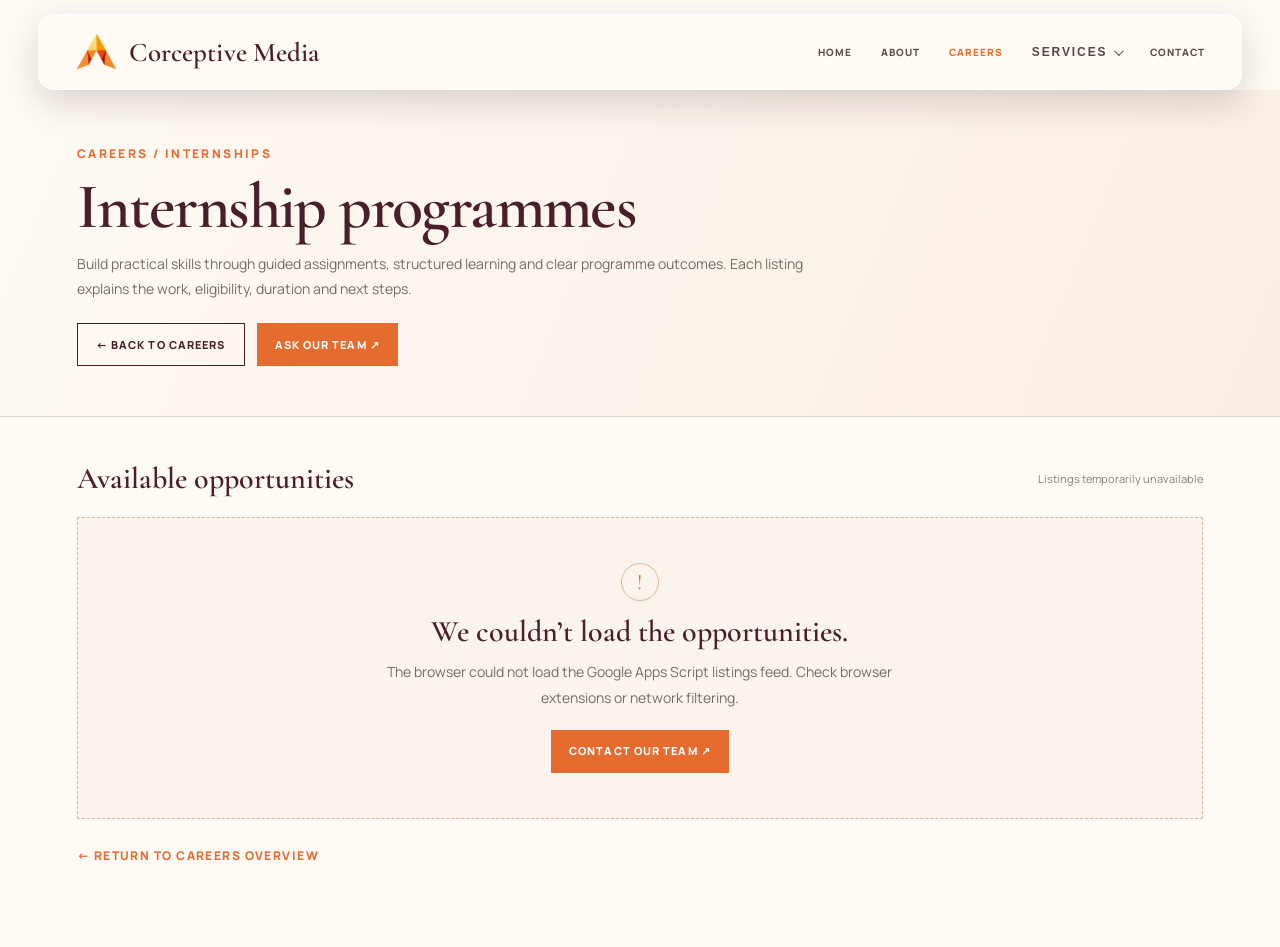
<file: careers/internships/index.html>
<!doctype html>
<html lang="en"><head>
<meta charset="utf-8"><meta name="viewport" content="width=device-width,initial-scale=1"><meta name="theme-color" content="#fffaf4">
<meta name="description" content="Build practical skills through guided assignments, structured learning and clear programme outcomes. Each listing explains the work, eligibility, duration and next steps.">
<title>Internship programmes | Corceptive Media Careers</title>
<link rel="icon" type="image/x-icon" href="https://corceptivemedia.com/cmfavicon.ico" />
<link rel="preconnect" href="https://fonts.googleapis.com"><link rel="preconnect" href="https://fonts.gstatic.com" crossorigin>
<link href="https://fonts.googleapis.com/css2?family=Cormorant+Garamond:wght@400;500;600;700&family=Manrope:wght@400;500;600;700;800&display=swap" rel="stylesheet">
<style>
:root{--cream:#fffaf4;--pale:#f7efe5;--wine:#4a1e2b;--ink:#2c2224;--muted:#766b68;--orange:#e56b2f;--gold:#c9a84c;--line:#e5d8cb;--serif:'Cormorant Garamond',Georgia,serif;--sans:'Manrope',Arial,sans-serif}
*{box-sizing:border-box}body{margin:0;background:var(--cream);color:var(--ink);font-family:var(--sans);-webkit-font-smoothing:antialiased}a{color:inherit;text-decoration:none}.wrap{width:min(1160px,88vw);margin:auto}.eyebrow{font-size:10px;letter-spacing:.2em;text-transform:uppercase;font-weight:800;color:var(--orange)}
header{height:76px;background:#fffaf4ed;border-bottom:1px solid var(--line)}.nav{width:min(1320px,90vw);height:100%;margin:auto;display:flex;align-items:center;justify-content:space-between}.brand{display:flex;align-items:center;gap:10px;color:var(--wine)}.brand img{width:41px;height:41px;object-fit:contain}.brand span{font:600 24px var(--serif)}.navlinks{display:flex;align-items:center;gap:24px}.navlinks a{font-size:9px;text-transform:uppercase;letter-spacing:.12em;font-weight:800;color:#5b4c4b}.navlinks a:hover{color:var(--orange)}.navlinks .contact{background:var(--wine);color:white;padding:13px 16px}.menu{display:none;border:1px solid var(--line);background:none;color:var(--wine);padding:9px 12px;font-size:9px;text-transform:uppercase;letter-spacing:.12em}
.hero{background:linear-gradient(112deg,#fffaf4,#f8ede3);padding:55px 0 50px;border-bottom:1px solid var(--line)}.crumb{margin:0 0 13px}.hero h1{font:600 clamp(44px,5vw,66px)/.93 var(--serif);letter-spacing:-.025em;color:var(--wine);margin:0;max-width:820px}.hero h1 em{font-style:normal;color:var(--orange)}.hero p.desc{font-size:13px;line-height:1.85;color:var(--muted);max-width:740px;margin:15px 0 0}.actions{display:flex;gap:12px;flex-wrap:wrap;margin-top:22px}.btn{display:inline-flex;align-items:center;justify-content:center;min-height:43px;padding:0 18px;background:var(--orange);color:white;font-size:9px;font-weight:800;text-transform:uppercase;letter-spacing:.1em}.btn.secondary{background:transparent;border:1px solid var(--wine);color:var(--wine)}
.content{padding:43px 0 82px}.content-head{display:flex;justify-content:space-between;align-items:center;gap:20px;margin-bottom:20px}.content-head h2{font:600 30px var(--serif);color:var(--wine);margin:0}.content-head span{font-size:10px;color:#8a7d77}.grid{display:grid;grid-template-columns:repeat(3,1fr);gap:15px}.listing{background:#fffdf9;border:1px solid var(--line);padding:23px;display:flex;flex-direction:column;min-height:245px;transition:.2s}.listing:hover{border-color:#e69a63;transform:translateY(-3px);box-shadow:0 12px 24px #5024350d}.listing-top{display:flex;align-items:center;justify-content:space-between;gap:8px}.status{background:#f8e8d8;color:#8f421f;padding:7px 9px;font-size:8px;text-transform:uppercase;letter-spacing:.1em;font-weight:800}.ref{font-size:8px;color:#a88b78;letter-spacing:.12em;font-weight:800}.listing h2{font:600 26px/1 var(--serif);color:var(--wine);margin:18px 0 9px}.listing p{font-size:11px;line-height:1.75;color:var(--muted);margin:0}.chips{display:flex;flex-wrap:wrap;gap:6px;margin:15px 0 18px}.chips span{background:#f5ece3;padding:6px 8px;font-size:8px;color:#715d58}.listing-link{margin-top:auto;border-top:1px solid var(--line);padding-top:13px;display:flex;align-items:center;justify-content:space-between;color:var(--wine);font-size:9px;font-weight:800;letter-spacing:.1em;text-transform:uppercase}.listing-link b{font-size:17px;color:var(--orange)}.empty{grid-column:1/-1;padding:45px 24px;text-align:center;background:#fbf4ed;border:1px dashed #d9b9a2}.empty-mark{margin:0 auto 12px;width:38px;height:38px;border:1px solid #e5b58d;border-radius:50%;display:grid;place-items:center;color:var(--orange);font:22px var(--serif)}.empty h2{font:600 30px var(--serif);color:var(--wine);margin:0}.empty p{font-size:11px;line-height:1.8;color:var(--muted);max-width:560px;margin:9px auto 0}.empty .btn{margin-top:20px}.back{display:inline-block;margin-top:28px;color:var(--orange);font-size:9px;letter-spacing:.12em;text-transform:uppercase;font-weight:800}
@media(max-width:850px){.navlinks{gap:13px}.grid{grid-template-columns:repeat(2,1fr)}}
@media(max-width:650px){header{height:70px}.nav{width:88vw}.brand img{width:36px;height:36px}.brand span{font-size:21px}.menu{display:block}.navlinks{display:none;position:absolute;top:70px;left:0;right:0;background:var(--cream);padding:13px 6vw 22px;border-bottom:1px solid var(--line);align-items:stretch;flex-direction:column;gap:0}.navlinks.open{display:flex}.navlinks a{padding:14px 0;border-bottom:1px solid var(--line)}.navlinks .contact{text-align:center;margin-top:10px}.hero{padding:43px 0 40px}.grid{grid-template-columns:1fr}.listing{min-height:unset}.content{padding:32px 0 58px}.content-head{align-items:flex-end}}
@media(prefers-reduced-motion:reduce){*,*:before,*:after{transition:none!important}}

/* Shared Careers header: match the main Careers page and remain fixed at the top while scrolling. */
.cm-careers-header{height:78px!important;min-height:78px;background:#fffaf4f2!important;border-bottom:1px solid #eadfd4!important;position:sticky!important;top:0!important;z-index:1000!important;backdrop-filter:blur(14px);-webkit-backdrop-filter:blur(14px)}
.cm-careers-header .nav{height:100%;width:min(1380px,92vw);margin:auto;padding:0;display:flex;align-items:center;justify-content:space-between;gap:25px;background:transparent}
.cm-careers-header .brand{display:flex;align-items:center;gap:11px;color:#4a1e2b;font:inherit}
.cm-careers-header .brand img{width:43px;height:43px;object-fit:contain}
.cm-careers-header .brand span{font:600 27px 'Cormorant Garamond',Georgia,serif;letter-spacing:.005em;color:#4a1e2b}
.cm-careers-header .navlinks{display:flex;align-items:center;gap:29px}
.cm-careers-header .navlinks a{font:800 10px 'Manrope',Arial,sans-serif;letter-spacing:.1em;text-transform:uppercase;color:#5b4c4b;text-decoration:none}
.cm-careers-header .navlinks a:hover,.cm-careers-header .navlinks a[aria-current=page]{color:#e56b2f}
.cm-careers-header .menu{display:none;background:transparent;border:1px solid #e5d8cb;padding:10px 13px;color:#4a1e2b;font:800 10px 'Manrope',Arial,sans-serif;letter-spacing:.14em;text-transform:uppercase;cursor:pointer}
@media(max-width:680px){.cm-careers-header .nav{width:92vw}.cm-careers-header .brand img{width:39px;height:39px}.cm-careers-header .brand span{font-size:23px}.cm-careers-header .menu{display:block}.cm-careers-header .navlinks{display:none;position:absolute;top:78px;left:0;right:0;padding:13px 6vw 22px;background:rgba(255,250,244,.98);border-bottom:1px solid #eadfd4;box-shadow:0 12px 24px rgba(74,30,43,.08);flex-direction:column;align-items:stretch;gap:0}.cm-careers-header .navlinks.open{display:flex}.cm-careers-header .navlinks a{padding:14px 0;border-bottom:1px solid #eadfd4}.cm-careers-header .navlinks a:last-child{border-bottom:0}}

/* Corceptive Careers shared floating glass header — consistent and sticky on every Careers route. */
body header.cm-careers-header{
  position:sticky!important;top:14px!important;left:auto!important;right:auto!important;transform:none!important;
  display:block!important;width:min(1380px,94vw)!important;height:76px!important;min-height:76px!important;
  margin:14px auto 0!important;padding:0!important;z-index:1000!important;
  border:1px solid rgba(255,255,255,.9)!important;border-radius:16px!important;
  background:rgba(255,250,244,.82)!important;
  box-shadow:0 12px 34px rgba(28,10,21,.16),inset 0 1px rgba(255,255,255,.92)!important;
  backdrop-filter:blur(20px) saturate(145%)!important;-webkit-backdrop-filter:blur(20px) saturate(145%)!important;
}
body header.cm-careers-header .nav{height:100%!important;width:94%!important;margin:0 auto!important;padding:0!important;display:flex!important;align-items:center!important;justify-content:space-between!important;gap:25px!important;background:transparent!important;}
body header.cm-careers-header .brand{display:flex!important;align-items:center!important;gap:11px!important;color:#4a1e2b!important;text-decoration:none!important;}
body header.cm-careers-header .brand img{width:43px!important;height:43px!important;object-fit:contain!important;}
body header.cm-careers-header .brand span{font:600 27px 'Cormorant Garamond',Georgia,serif!important;letter-spacing:.005em!important;color:#4a1e2b!important;}
body header.cm-careers-header .navlinks{display:flex!important;align-items:center!important;gap:29px!important;}
body header.cm-careers-header .navlinks a{font:800 10px 'Manrope',Arial,sans-serif!important;letter-spacing:.1em!important;text-transform:uppercase!important;color:#5b4c4b!important;text-decoration:none!important;}
body header.cm-careers-header .navlinks a:hover,body header.cm-careers-header .navlinks a[aria-current=page]{color:#e56b2f!important;}
body header.cm-careers-header .menu{display:none!important;background:transparent!important;border:1px solid #e5d8cb!important;border-radius:4px!important;padding:10px 13px!important;color:#4a1e2b!important;font:800 10px 'Manrope',Arial,sans-serif!important;letter-spacing:.14em!important;text-transform:uppercase!important;}
@media(max-width:680px){
 body header.cm-careers-header{width:94vw!important;height:68px!important;min-height:68px!important;top:8px!important;margin-top:8px!important;border-radius:13px!important;}
 body header.cm-careers-header .brand img{width:37px!important;height:37px!important;}
 body header.cm-careers-header .brand span{font-size:22px!important;}
 body header.cm-careers-header .menu{display:block!important;}
 body header.cm-careers-header .navlinks{display:none!important;position:absolute!important;top:calc(100% + 8px)!important;left:0!important;right:0!important;width:100%!important;padding:13px 6vw 20px!important;background:rgba(255,250,244,.97)!important;border:1px solid #eadfd4!important;border-radius:12px!important;box-shadow:0 12px 28px rgba(28,10,21,.14)!important;flex-direction:column!important;align-items:stretch!important;gap:0!important;}
 body header.cm-careers-header .navlinks.open{display:flex!important;}
 body header.cm-careers-header .navlinks a{padding:13px 0!important;border-bottom:1px solid #eadfd4!important;}
 body header.cm-careers-header .navlinks a:last-child{border-bottom:0!important;}
}
</style><link rel="stylesheet" href="/careers/careers-typography.css?v=20261108-1">
<link rel="stylesheet" href="/assets/services-dropdown.css?v=1">
<script defer src="/assets/services-dropdown.js?v=1"></script>
</head><body>
<header class="cm-careers-header"><div class="nav"><a class="brand" href="/" aria-label="Corceptive Media home"><img src="/Corceptive_Media_Logo.png" alt=""><span>Corceptive Media</span></a><button class="menu" type="button" aria-expanded="false" aria-controls="navlinks">Menu</button><nav class="navlinks" id="navlinks" aria-label="Main navigation"><a href="/">Home</a><a href="/about">About</a><a href="/careers/" aria-current="page">Careers</a><details class="cm-services-menu"><summary>Services</summary><div class="cm-services-dropdown"><a href="/digitalmarketing/">Digital Marketing</a><a href="/performancemarketing/">Performance Marketing</a></div></details><a href="/contact">Contact</a></nav></div></header>
<main data-category="internships">
<section class="hero"><div class="wrap"><p class="eyebrow crumb"><a href="/careers/">Careers</a> / Internships</p><h1>Internship programmes</h1><p class="desc">Build practical skills through guided assignments, structured learning and clear programme outcomes. Each listing explains the work, eligibility, duration and next steps.</p><div class="actions"><a class="btn secondary" href="/careers/">← Back to Careers</a><a class="btn" href="/contact">Ask our team ↗</a></div></div></section>
<section class="content"><div class="wrap"><div class="content-head"><h2>Available opportunities</h2><span id="listing-info">Loading published listings…</span></div><div class="grid" id="listings"><div class="empty"><h2>Loading opportunities…</h2><p>Retrieving the latest published listings.</p></div></div><a class="back" href="/careers/">← Return to Careers overview</a></div></section>
</main>
<script src="/careers/career-catalogue.js?v=20261107-1" defer></script>

<script>(function(){var header=document.querySelector('.cm-careers-header');if(!header)return;var menu=header.querySelector('.menu'),nav=header.querySelector('.navlinks');if(!menu||!nav)return;menu.addEventListener('click',function(){var open=nav.classList.toggle('open');menu.setAttribute('aria-expanded',String(open));menu.textContent=open?'Close':'Menu';});nav.querySelectorAll('a').forEach(function(a){a.addEventListener('click',function(){nav.classList.remove('open');menu.setAttribute('aria-expanded','false');menu.textContent='Menu';});});})();</script>
</body></html>
</file>
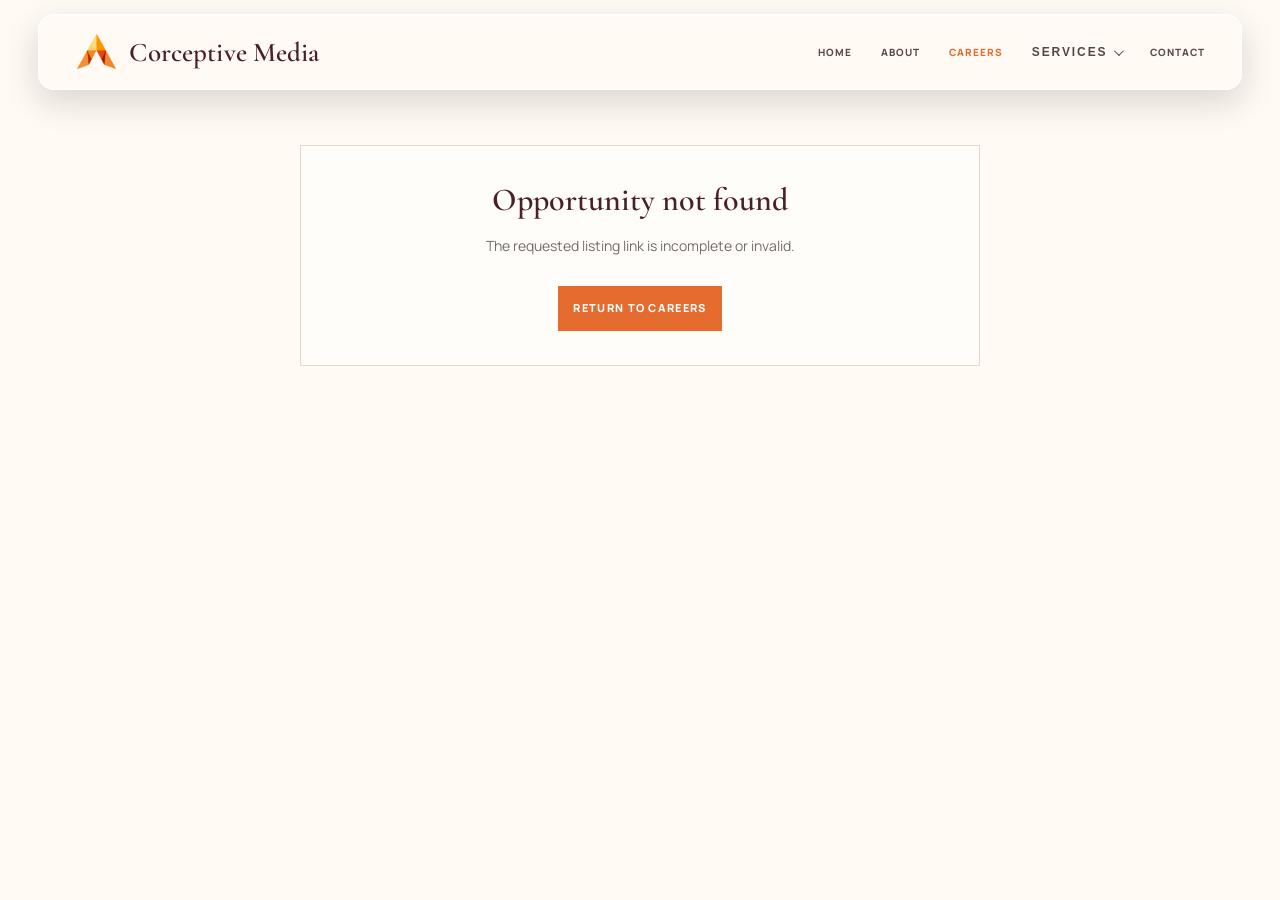
<file: careers/opportunity/index.html>
<!doctype html>
<html lang="en">
<head>
    <meta charset="utf-8">
    <meta name="viewport" content="width=device-width, initial-scale=1">
    <meta name="theme-color" content="#fffaf4">

    <meta
        name="description"
        content="Opportunity details from Corceptive Media Careers."
    >

    <title>Opportunity details | Corceptive Media Careers</title>
    <link rel="icon" type="image/x-icon" href="https://corceptivemedia.com/cmfavicon.ico" />

    <link rel="preconnect" href="https://fonts.googleapis.com">
    <link rel="preconnect" href="https://fonts.gstatic.com" crossorigin>

    <link
        href="https://fonts.googleapis.com/css2?family=Cormorant+Garamond:wght@400;500;600;700&family=Manrope:wght@400;500;600;700;800&display=swap"
        rel="stylesheet"
    >

    <style>
        :root {
            --cream: #fffaf4;
            --pale: #f7efe5;
            --wine: #4a1e2b;
            --ink: #2c2224;
            --muted: #766b68;
            --orange: #e56b2f;
            --gold: #c9a84c;
            --line: #e5d8cb;

            --serif: 'Cormorant Garamond', Georgia, serif;
            --sans: 'Manrope', Arial, sans-serif;
        }

        * {
            box-sizing: border-box;
        }

        body {
            margin: 0;
            background: var(--cream);
            color: var(--ink);
            font-family: var(--sans);
            -webkit-font-smoothing: antialiased;
        }

        a {
            color: inherit;
            text-decoration: none;
        }

        .wrap {
            width: min(1080px, 88vw);
            margin: auto;
        }

        .eyebrow {
            font-size: 9px;
            letter-spacing: .2em;
            text-transform: uppercase;
            color: var(--orange);
            font-weight: 800;
        }

        /* Header */

        header {
            height: 74px;
            background: #fffdf9;
            border-bottom: 1px solid var(--line);
        }

        .nav {
            width: min(1280px, 90vw);
            height: 100%;
            margin: auto;
            display: flex;
            align-items: center;
            justify-content: space-between;
        }

        .brand {
            display: flex;
            align-items: center;
            gap: 10px;
            color: var(--wine);
            font: 600 23px var(--serif);
        }

        .brand img {
            width: 39px;
            height: 39px;
            object-fit: contain;
        }

        .back {
            font-size: 9px;
            font-weight: 800;
            letter-spacing: .12em;
            text-transform: uppercase;
            color: var(--orange);
        }

        /* Hero */

        .hero {
            background: linear-gradient(110deg, #fffaf4, #f7ede3);
            border-bottom: 1px solid var(--line);
            padding: 52px 0 46px;
        }

        .hero h1 {
            font: 600 clamp(42px, 5.4vw, 66px)/.95 var(--serif);
            letter-spacing: -.025em;
            color: var(--wine);
            margin: 14px 0 10px;
            max-width: 850px;
        }

        .lead {
            font-size: 14px;
            line-height: 1.85;
            color: var(--muted);
            max-width: 760px;
        }

        .meta {
            display: flex;
            gap: 7px;
            flex-wrap: wrap;
            margin-top: 19px;
        }

        .chip {
            padding: 8px 10px;
            background: #f2e6db;
            color: #6b4f4a;
            font-size: 8px;
            letter-spacing: .04em;
        }

        /* Content layout */

        .content {
            padding: 43px 0 75px;
        }

        .layout {
            display: grid;
            grid-template-columns: minmax(0, 1fr) 265px;
            gap: 22px;
            align-items: start;
        }

        .main-card,
        .side-card {
            background: #fffdf9;
            border: 1px solid var(--line);
            padding: 27px;
        }

        .main-card section + section {
            margin-top: 25px;
            padding-top: 22px;
            border-top: 1px solid var(--line);
        }

        .main-card h2 {
            font: 600 27px var(--serif);
            color: var(--wine);
            margin: 0 0 12px;
            line-height: 1.2;
        }

        /* Opportunity descriptions and responsibilities */

        .main-card p,
        .main-card li {
            font-size: 14px;
            line-height: 1.85;
            color: #6d625d;
        }

        .main-card ul {
            padding-left: 18px;
            margin: 0;
        }

        /* Sidebar */

        .side-card {
            position: sticky;
            top: 22px;
            background: #fbf3eb;
        }

        .side-card h3 {
            font: 600 27px/1 var(--serif);
            color: var(--wine);
            margin: 0 0 10px;
        }

        .side-card p {
            font-size: 10px;
            line-height: 1.8;
            color: var(--muted);
        }

        .btn {
            display: flex;
            align-items: center;
            justify-content: center;
            background: var(--orange);
            color: white;
            padding: 14px 15px;
            margin-top: 16px;
            font-size: 8px;
            font-weight: 800;
            text-transform: uppercase;
            letter-spacing: .12em;
        }

        .btn:hover {
            background: var(--wine);
        }

        .source-link {
            display: inline-block;
            margin-top: 11px;
            font-size: 9px;
            font-weight: 800;
            color: var(--orange);
        }

        .tiny {
            font-size: 8px !important;
            color: #91847a !important;
            margin-top: 13px;
        }

        /* Loading and error states */

        .state {
            margin: 55px auto;
            background: #fffdf9;
            border: 1px solid var(--line);
            padding: 34px;
            max-width: 680px;
            text-align: center;
        }

        .state h2 {
            font: 600 32px var(--serif);
            color: var(--wine);
            margin: 0 0 9px;
        }

        .state p {
            font-size: 11px;
            line-height: 1.8;
            color: var(--muted);
        }

        .state .btn {
            display: inline-flex;
            margin-top: 14px;
        }

        /* Mobile */

        @media (max-width: 700px) {
            .layout {
                grid-template-columns: 1fr;
            }

            .side-card {
                position: static;
            }

            .hero {
                padding: 42px 0;
            }

            .content {
                padding: 29px 0 55px;
            }

            .main-card,
            .side-card {
                padding: 22px;
            }
        }
    
/* Shared Careers header: match the main Careers page and remain fixed at the top while scrolling. */
.cm-careers-header{height:78px!important;min-height:78px;background:#fffaf4f2!important;border-bottom:1px solid #eadfd4!important;position:sticky!important;top:0!important;z-index:1000!important;backdrop-filter:blur(14px);-webkit-backdrop-filter:blur(14px)}
.cm-careers-header .nav{height:100%;width:min(1380px,92vw);margin:auto;padding:0;display:flex;align-items:center;justify-content:space-between;gap:25px;background:transparent}
.cm-careers-header .brand{display:flex;align-items:center;gap:11px;color:#4a1e2b;font:inherit}
.cm-careers-header .brand img{width:43px;height:43px;object-fit:contain}
.cm-careers-header .brand span{font:600 27px 'Cormorant Garamond',Georgia,serif;letter-spacing:.005em;color:#4a1e2b}
.cm-careers-header .navlinks{display:flex;align-items:center;gap:29px}
.cm-careers-header .navlinks a{font:800 10px 'Manrope',Arial,sans-serif;letter-spacing:.1em;text-transform:uppercase;color:#5b4c4b;text-decoration:none}
.cm-careers-header .navlinks a:hover,.cm-careers-header .navlinks a[aria-current=page]{color:#e56b2f}
.cm-careers-header .menu{display:none;background:transparent;border:1px solid #e5d8cb;padding:10px 13px;color:#4a1e2b;font:800 10px 'Manrope',Arial,sans-serif;letter-spacing:.14em;text-transform:uppercase;cursor:pointer}
@media(max-width:680px){.cm-careers-header .nav{width:92vw}.cm-careers-header .brand img{width:39px;height:39px}.cm-careers-header .brand span{font-size:23px}.cm-careers-header .menu{display:block}.cm-careers-header .navlinks{display:none;position:absolute;top:78px;left:0;right:0;padding:13px 6vw 22px;background:rgba(255,250,244,.98);border-bottom:1px solid #eadfd4;box-shadow:0 12px 24px rgba(74,30,43,.08);flex-direction:column;align-items:stretch;gap:0}.cm-careers-header .navlinks.open{display:flex}.cm-careers-header .navlinks a{padding:14px 0;border-bottom:1px solid #eadfd4}.cm-careers-header .navlinks a:last-child{border-bottom:0}}

/* Corceptive Careers shared floating glass header — consistent and sticky on every Careers route. */
body header.cm-careers-header{
  position:sticky!important;top:14px!important;left:auto!important;right:auto!important;transform:none!important;
  display:block!important;width:min(1380px,94vw)!important;height:76px!important;min-height:76px!important;
  margin:14px auto 0!important;padding:0!important;z-index:1000!important;
  border:1px solid rgba(255,255,255,.9)!important;border-radius:16px!important;
  background:rgba(255,250,244,.82)!important;
  box-shadow:0 12px 34px rgba(28,10,21,.16),inset 0 1px rgba(255,255,255,.92)!important;
  backdrop-filter:blur(20px) saturate(145%)!important;-webkit-backdrop-filter:blur(20px) saturate(145%)!important;
}
body header.cm-careers-header .nav{height:100%!important;width:94%!important;margin:0 auto!important;padding:0!important;display:flex!important;align-items:center!important;justify-content:space-between!important;gap:25px!important;background:transparent!important;}
body header.cm-careers-header .brand{display:flex!important;align-items:center!important;gap:11px!important;color:#4a1e2b!important;text-decoration:none!important;}
body header.cm-careers-header .brand img{width:43px!important;height:43px!important;object-fit:contain!important;}
body header.cm-careers-header .brand span{font:600 27px 'Cormorant Garamond',Georgia,serif!important;letter-spacing:.005em!important;color:#4a1e2b!important;}
body header.cm-careers-header .navlinks{display:flex!important;align-items:center!important;gap:29px!important;}
body header.cm-careers-header .navlinks a{font:800 10px 'Manrope',Arial,sans-serif!important;letter-spacing:.1em!important;text-transform:uppercase!important;color:#5b4c4b!important;text-decoration:none!important;}
body header.cm-careers-header .navlinks a:hover,body header.cm-careers-header .navlinks a[aria-current=page]{color:#e56b2f!important;}
body header.cm-careers-header .menu{display:none!important;background:transparent!important;border:1px solid #e5d8cb!important;border-radius:4px!important;padding:10px 13px!important;color:#4a1e2b!important;font:800 10px 'Manrope',Arial,sans-serif!important;letter-spacing:.14em!important;text-transform:uppercase!important;}
@media(max-width:680px){
 body header.cm-careers-header{width:94vw!important;height:68px!important;min-height:68px!important;top:8px!important;margin-top:8px!important;border-radius:13px!important;}
 body header.cm-careers-header .brand img{width:37px!important;height:37px!important;}
 body header.cm-careers-header .brand span{font-size:22px!important;}
 body header.cm-careers-header .menu{display:block!important;}
 body header.cm-careers-header .navlinks{display:none!important;position:absolute!important;top:calc(100% + 8px)!important;left:0!important;right:0!important;width:100%!important;padding:13px 6vw 20px!important;background:rgba(255,250,244,.97)!important;border:1px solid #eadfd4!important;border-radius:12px!important;box-shadow:0 12px 28px rgba(28,10,21,.14)!important;flex-direction:column!important;align-items:stretch!important;gap:0!important;}
 body header.cm-careers-header .navlinks.open{display:flex!important;}
 body header.cm-careers-header .navlinks a{padding:13px 0!important;border-bottom:1px solid #eadfd4!important;}
 body header.cm-careers-header .navlinks a:last-child{border-bottom:0!important;}
}
</style>
<link rel="stylesheet" href="/careers/careers-typography.css?v=20261108-1">
<link rel="stylesheet" href="/assets/services-dropdown.css?v=1">
<script defer src="/assets/services-dropdown.js?v=1"></script>
</head>

<body>

    <header class="cm-careers-header"><div class="nav"><a class="brand" href="/" aria-label="Corceptive Media home"><img src="/Corceptive_Media_Logo.png" alt=""><span>Corceptive Media</span></a><button class="menu" type="button" aria-expanded="false" aria-controls="navlinks">Menu</button><nav class="navlinks" id="navlinks" aria-label="Main navigation"><a href="/">Home</a><a href="/about">About</a><a href="/careers/" aria-current="page">Careers</a><details class="cm-services-menu"><summary>Services</summary><div class="cm-services-dropdown"><a href="/digitalmarketing/">Digital Marketing</a><a href="/performancemarketing/">Performance Marketing</a></div></details><a href="/contact">Contact</a></nav></div></header>

    <main id="root">
        <div class="state">
            <h2>Loading opportunity…</h2>
            <p>Retrieving the latest published details.</p>
        </div>
    </main>

    <script>
        (function () {
            'use strict';

            var API = 'https://script.google.com/macros/s/AKfycbwN2yoH-MHqysBi1cJEYj_f1iKbkYgCDHmMvCkzgttRS0uDkLGopfIhR6oPuwZlhqDecQ/exec';

            var params = new URLSearchParams(location.search);
            var type = params.get('type') || '';
            var id = params.get('id') || '';
            var root = document.getElementById('root');

            function esc(v) {
                return String(v == null ? '' : v).replace(/[&<>"']/g, function (c) {
                    return {
                        '&': '&amp;',
                        '<': '&lt;',
                        '>': '&gt;',
                        '"': '&quot;',
                        "'": '&#39;'
                    }[c];
                });
            }

            function safeUrl(value) {
                var s = String(value || '').trim();

                if (!s) return '';

                try {
                    var u = new URL(s, location.origin);

                    return (u.protocol === 'https:' || u.protocol === 'http:')
                        ? u.href
                        : '';

                } catch (e) {
                    return '';
                }
            }

            function request() {
                return new Promise(function (resolve, reject) {
                    var callback = 'cmCareerDetailCallback';
                    var script = document.createElement('script');
                    var url = new URL(API);
                    var timer;

                    url.searchParams.set('action', 'detail');
                    url.searchParams.set('type', type);
                    url.searchParams.set('id', id);
                    url.searchParams.set('prefix', callback);

                    function cleanup() {
                        clearTimeout(timer);
                        script.remove();

                        try {
                            delete window[callback];
                        } catch (e) {
                            window[callback] = undefined;
                        }
                    }

                    window[callback] = function (response) {
                        cleanup();

                        if (response && response.ok === true && response.item) {
                            resolve(response.item);
                        } else {
                            reject(new Error(
                                response && response.error ||
                                'This opportunity is no longer available.'
                            ));
                        }
                    };

                    script.onerror = function () {
                        cleanup();
                        reject(new Error('The Careers service could not be reached.'));
                    };

                    timer = setTimeout(function () {
                        cleanup();
                        reject(new Error('The request timed out.'));
                    }, 12000);

                    script.src = url.toString();
                    document.head.appendChild(script);
                });
            }

            function parts(value) {
                return value
                    ? String(value)
                        .split(/\n|\||;/)
                        .map(function (s) {
                            return s.trim();
                        })
                        .filter(Boolean)
                    : [];
            }

            function section(label, value, list) {
                if (
                    value === undefined ||
                    value === null ||
                    String(value).trim() === ''
                ) {
                    return '';
                }

                if (list) {
                    var items = parts(value);

                    return items.length
                        ? '<section><h2>' + esc(label) + '</h2><ul>' +
                            items.map(function (x) {
                                return '<li>' + esc(x) + '</li>';
                            }).join('') +
                            '</ul></section>'
                        : '';
                }

                return '<section><h2>' + esc(label) + '</h2><p>' +
                    esc(value).replace(/\n/g, '<br>') +
                    '</p></section>';
            }

            function render(item) {
                var isEarly = type === 'early-career';

                var category = isEarly
                    ? 'Early-career opportunity'
                    : type === 'projects'
                        ? 'Project experience'
                        : 'Internship programme';

                var summary = [
                    item.employer,
                    item.duration,
                    item.work_mode,
                    item.location,
                    item.experience_level,
                    item.employment_type
                ].filter(Boolean).slice(0, 5);

                var details = section(
                    'About this opportunity',
                    item.full_description || item.short_description,
                    false
                );

                details += section(
                    isEarly ? 'Requirements' : 'Who can apply',
                    item.requirements || item.eligibility,
                    true
                );

                details += section(
                    type === 'projects'
                        ? 'Expected deliverables'
                        : 'Responsibilities',
                    item.deliverables || item.responsibilities,
                    true
                );

                details += section(
                    'Skills and experience',
                    item.skills,
                    true
                );

                details += section(
                    'Learning outcomes',
                    item.learning_outcomes,
                    true
                );

                details += section(
                    'Guidance and supervision',
                    item.supervision,
                    true
                );

                var timing = [
                    item.duration,
                    item.start_date
                        ? 'Start date: ' + item.start_date
                        : '',
                    item.application_deadline
                        ? 'Application deadline: ' + item.application_deadline
                        : ''
                ].filter(Boolean).join('\n');

                details += section(
                    'Programme details',
                    timing,
                    false
                );

                details += section(
                    type === 'projects' ? 'Programme enrollment' : 'Compensation',
                    item.compensation_details ||
                    item.salary_range ||
                    item.compensation_type,
                    false
                );

                details += section(
                    'Programme fee',
                    item.programme_fee
                        ? String(item.currency || '') + ' ' + String(item.programme_fee)
                        : '',
                    false
                );

                // Corceptive internships and projects use the shared application form.
                // Early-career listings retain the employer's external application route.
                var externalDestination = safeUrl(item.external_application_url);
                var legacyDestination = safeUrl(item.application_url);
                var destination = isEarly
                    ? (externalDestination || legacyDestination || '/careers/apply/?type=' +
                        encodeURIComponent(type) + '&id=' + encodeURIComponent(item.listing_id || id))
                    : '/careers/apply/?type=' + encodeURIComponent(type) +
                        '&id=' + encodeURIComponent(item.listing_id || id);

                var actionText = isEarly && externalDestination
                    ? 'Apply on employer website ↗'
                    : 'Apply now ↗';

                var source = safeUrl(item.source_url);

                root.innerHTML =
                    '<section class="hero">' +
                        '<div class="wrap">' +
                            '<p class="eyebrow">Careers / ' +
                                esc(category) +
                            '</p>' +

                            '<h1>' +
                                esc(item.title || 'Opportunity details') +
                            '</h1>' +

                            '<p class="lead">' +
                                esc(
                                    item.short_description ||
                                    'Review the details and next steps for this opportunity.'
                                ) +
                            '</p>' +

                            '<div class="meta">' +
                                summary.map(function (x) {
                                    return '<span class="chip">' +
                                        esc(x) +
                                        '</span>';
                                }).join('') +

                                '<span class="chip">' +
                                    esc(item.effective_status || 'Open') +
                                '</span>' +
                            '</div>' +
                        '</div>' +
                    '</section>' +

                    '<section class="content">' +
                        '<div class="wrap layout">' +

                            '<article class="main-card">' +
                                details +
                            '</article>' +

                            '<aside class="side-card">' +
                                '<h3>Take the next step.</h3>' +

                                '<p>' +
                                    'Review the details above. Use the link below to apply or contact the Corceptive Media team with questions about this listing.' +
                                '</p>' +

                                '<a class="btn" href="' +
                                    esc(destination) +
                                    '" ' +
                                    (
                                        destination !== '/contact'
                                            ? 'target="_blank" rel="noopener noreferrer"'
                                            : ''
                                    ) +
                                '>' +
                                    esc(actionText) +
                                '</a>' +

                                (
                                    source
                                        ? '<a class="source-link" href="' +
                                            esc(source) +
                                            '" target="_blank" rel="noopener noreferrer">' +
                                            'View original listing ↗</a>'
                                        : ''
                                ) +

                                '<p class="tiny">Reference: ' +
                                    esc(item.listing_id || item.title || 'Careers opportunity') +
                                '</p>' +
                            '</aside>' +

                        '</div>' +
                    '</section>';

                document.title =
                    (item.title || 'Opportunity') +
                    ' | Corceptive Media Careers';
            }

            if (
                !['internships', 'projects', 'early-career'].includes(type) ||
                !id
            ) {
                root.innerHTML =
                    '<div class="state">' +
                        '<h2>Opportunity not found</h2>' +
                        '<p>The requested listing link is incomplete or invalid.</p>' +
                        '<a class="btn" href="/careers/">Return to Careers</a>' +
                    '</div>';

                return;
            }

            request()
                .then(render)
                .catch(function (error) {
                    root.innerHTML =
                        '<div class="state">' +
                            '<h2>Opportunity not available</h2>' +
                            '<p>' +
                                esc(
                                    error.message ||
                                    'This listing may have closed or been unpublished.'
                                ) +
                            '</p>' +
                            '<a class="btn" href="/careers/">Return to Careers</a>' +
                        '</div>';
                });

        })();
    </script>


<script>(function(){var header=document.querySelector('.cm-careers-header');if(!header)return;var menu=header.querySelector('.menu'),nav=header.querySelector('.navlinks');if(!menu||!nav)return;menu.addEventListener('click',function(){var open=nav.classList.toggle('open');menu.setAttribute('aria-expanded',String(open));menu.textContent=open?'Close':'Menu';});nav.querySelectorAll('a').forEach(function(a){a.addEventListener('click',function(){nav.classList.remove('open');menu.setAttribute('aria-expanded','false');menu.textContent='Menu';});});})();</script>
</body>
</html>
</file>
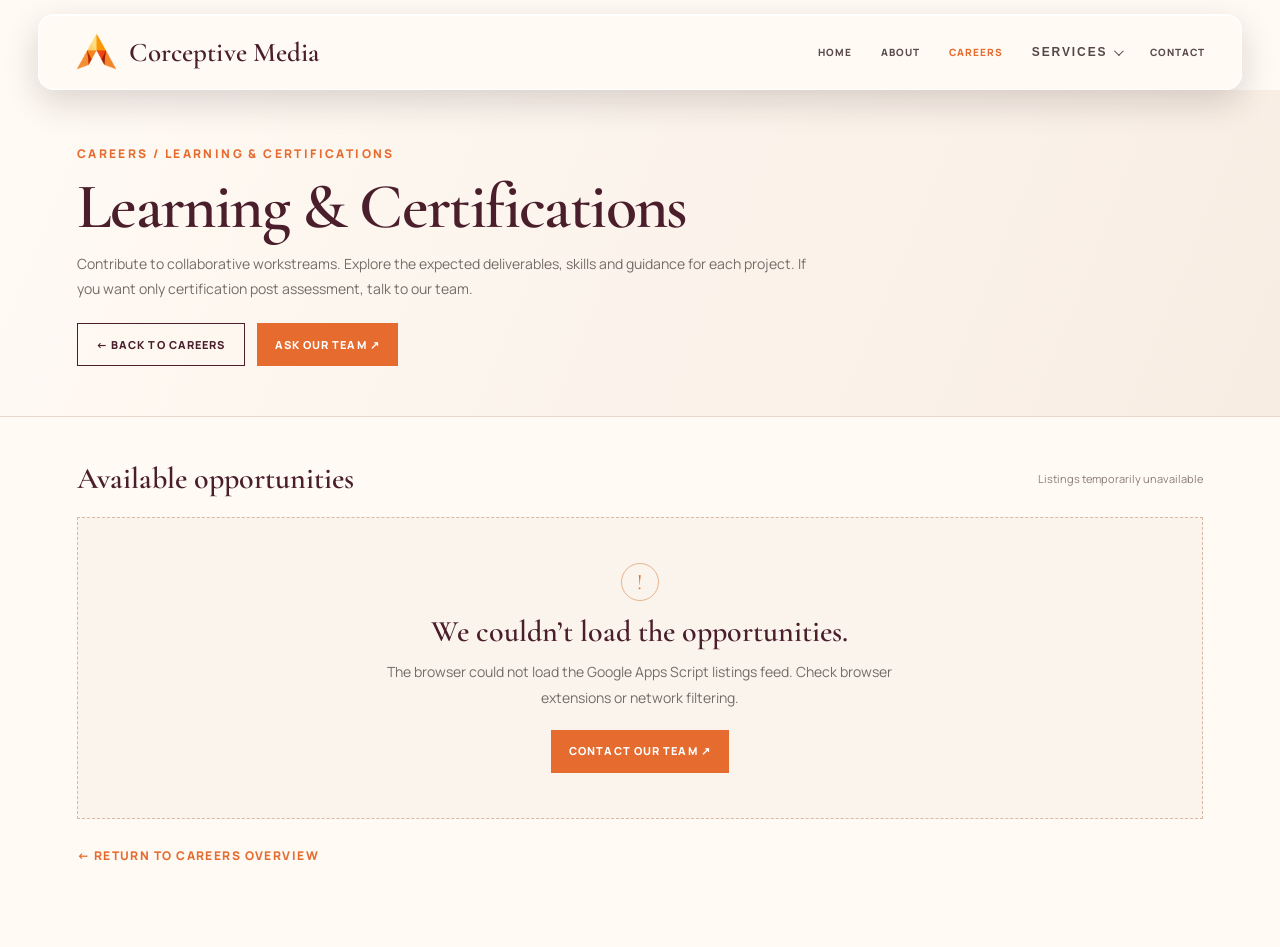
<file: careers/projects/index.html>
<!doctype html>
<html lang="en"><head>
<meta charset="utf-8"><meta name="viewport" content="width=device-width,initial-scale=1"><meta name="theme-color" content="#fffaf4">
<meta name="description" content="Contribute to focused briefs and collaborative workstreams. Explore the expected deliverables, skills and guidance for each project.">
<title>Learning & Certifications</title>
<link rel="icon" type="image/x-icon" href="https://corceptivemedia.com/cmfavicon.ico" />
<link rel="preconnect" href="https://fonts.googleapis.com"><link rel="preconnect" href="https://fonts.gstatic.com" crossorigin>
<link href="https://fonts.googleapis.com/css2?family=Cormorant+Garamond:wght@400;500;600;700&family=Manrope:wght@400;500;600;700;800&display=swap" rel="stylesheet">
<style>
:root{--cream:#fffaf4;--pale:#f7efe5;--wine:#4a1e2b;--ink:#2c2224;--muted:#766b68;--orange:#e56b2f;--gold:#c9a84c;--line:#e5d8cb;--serif:'Cormorant Garamond',Georgia,serif;--sans:'Manrope',Arial,sans-serif}
*{box-sizing:border-box}body{margin:0;background:var(--cream);color:var(--ink);font-family:var(--sans);-webkit-font-smoothing:antialiased}a{color:inherit;text-decoration:none}.wrap{width:min(1160px,88vw);margin:auto}.eyebrow{font-size:10px;letter-spacing:.2em;text-transform:uppercase;font-weight:800;color:var(--orange)}
header{height:76px;background:#fffaf4ed;border-bottom:1px solid var(--line)}.nav{width:min(1320px,90vw);height:100%;margin:auto;display:flex;align-items:center;justify-content:space-between}.brand{display:flex;align-items:center;gap:10px;color:var(--wine)}.brand img{width:41px;height:41px;object-fit:contain}.brand span{font:600 24px var(--serif)}.navlinks{display:flex;align-items:center;gap:24px}.navlinks a{font-size:9px;text-transform:uppercase;letter-spacing:.12em;font-weight:800;color:#5b4c4b}.navlinks a:hover{color:var(--orange)}.navlinks .contact{background:var(--wine);color:white;padding:13px 16px}.menu{display:none;border:1px solid var(--line);background:none;color:var(--wine);padding:9px 12px;font-size:9px;text-transform:uppercase;letter-spacing:.12em}
.hero{background:linear-gradient(112deg,#fffaf4,#f8ede3);padding:55px 0 50px;border-bottom:1px solid var(--line)}.crumb{margin:0 0 13px}.hero h1{font:600 clamp(44px,5vw,66px)/.93 var(--serif);letter-spacing:-.025em;color:var(--wine);margin:0;max-width:820px}.hero h1 em{font-style:normal;color:var(--orange)}.hero p.desc{font-size:13px;line-height:1.85;color:var(--muted);max-width:740px;margin:15px 0 0}.actions{display:flex;gap:12px;flex-wrap:wrap;margin-top:22px}.btn{display:inline-flex;align-items:center;justify-content:center;min-height:43px;padding:0 18px;background:var(--orange);color:white;font-size:9px;font-weight:800;text-transform:uppercase;letter-spacing:.1em}.btn.secondary{background:transparent;border:1px solid var(--wine);color:var(--wine)}
.content{padding:43px 0 82px}.content-head{display:flex;justify-content:space-between;align-items:center;gap:20px;margin-bottom:20px}.content-head h2{font:600 30px var(--serif);color:var(--wine);margin:0}.content-head span{font-size:10px;color:#8a7d77}.grid{display:grid;grid-template-columns:repeat(3,1fr);gap:15px}.listing{background:#fffdf9;border:1px solid var(--line);padding:23px;display:flex;flex-direction:column;min-height:245px;transition:.2s}.listing:hover{border-color:#e69a63;transform:translateY(-3px);box-shadow:0 12px 24px #5024350d}.listing-top{display:flex;align-items:center;justify-content:space-between;gap:8px}.status{background:#f8e8d8;color:#8f421f;padding:7px 9px;font-size:8px;text-transform:uppercase;letter-spacing:.1em;font-weight:800}.ref{font-size:8px;color:#a88b78;letter-spacing:.12em;font-weight:800}.listing h2{font:600 26px/1 var(--serif);color:var(--wine);margin:18px 0 9px}.listing p{font-size:11px;line-height:1.75;color:var(--muted);margin:0}.chips{display:flex;flex-wrap:wrap;gap:6px;margin:15px 0 18px}.chips span{background:#f5ece3;padding:6px 8px;font-size:8px;color:#715d58}.listing-link{margin-top:auto;border-top:1px solid var(--line);padding-top:13px;display:flex;align-items:center;justify-content:space-between;color:var(--wine);font-size:9px;font-weight:800;letter-spacing:.1em;text-transform:uppercase}.listing-link b{font-size:17px;color:var(--orange)}.empty{grid-column:1/-1;padding:45px 24px;text-align:center;background:#fbf4ed;border:1px dashed #d9b9a2}.empty-mark{margin:0 auto 12px;width:38px;height:38px;border:1px solid #e5b58d;border-radius:50%;display:grid;place-items:center;color:var(--orange);font:22px var(--serif)}.empty h2{font:600 30px var(--serif);color:var(--wine);margin:0}.empty p{font-size:11px;line-height:1.8;color:var(--muted);max-width:560px;margin:9px auto 0}.empty .btn{margin-top:20px}.back{display:inline-block;margin-top:28px;color:var(--orange);font-size:9px;letter-spacing:.12em;text-transform:uppercase;font-weight:800}
@media(max-width:850px){.navlinks{gap:13px}.grid{grid-template-columns:repeat(2,1fr)}}
@media(max-width:650px){header{height:70px}.nav{width:88vw}.brand img{width:36px;height:36px}.brand span{font-size:21px}.menu{display:block}.navlinks{display:none;position:absolute;top:70px;left:0;right:0;background:var(--cream);padding:13px 6vw 22px;border-bottom:1px solid var(--line);align-items:stretch;flex-direction:column;gap:0}.navlinks.open{display:flex}.navlinks a{padding:14px 0;border-bottom:1px solid var(--line)}.navlinks .contact{text-align:center;margin-top:10px}.hero{padding:43px 0 40px}.grid{grid-template-columns:1fr}.listing{min-height:unset}.content{padding:32px 0 58px}.content-head{align-items:flex-end}}
@media(prefers-reduced-motion:reduce){*,*:before,*:after{transition:none!important}}

/* Shared Careers header: match the main Careers page and remain fixed at the top while scrolling. */
.cm-careers-header{height:78px!important;min-height:78px;background:#fffaf4f2!important;border-bottom:1px solid #eadfd4!important;position:sticky!important;top:0!important;z-index:1000!important;backdrop-filter:blur(14px);-webkit-backdrop-filter:blur(14px)}
.cm-careers-header .nav{height:100%;width:min(1380px,92vw);margin:auto;padding:0;display:flex;align-items:center;justify-content:space-between;gap:25px;background:transparent}
.cm-careers-header .brand{display:flex;align-items:center;gap:11px;color:#4a1e2b;font:inherit}
.cm-careers-header .brand img{width:43px;height:43px;object-fit:contain}
.cm-careers-header .brand span{font:600 27px 'Cormorant Garamond',Georgia,serif;letter-spacing:.005em;color:#4a1e2b}
.cm-careers-header .navlinks{display:flex;align-items:center;gap:29px}
.cm-careers-header .navlinks a{font:800 10px 'Manrope',Arial,sans-serif;letter-spacing:.1em;text-transform:uppercase;color:#5b4c4b;text-decoration:none}
.cm-careers-header .navlinks a:hover,.cm-careers-header .navlinks a[aria-current=page]{color:#e56b2f}
.cm-careers-header .menu{display:none;background:transparent;border:1px solid #e5d8cb;padding:10px 13px;color:#4a1e2b;font:800 10px 'Manrope',Arial,sans-serif;letter-spacing:.14em;text-transform:uppercase;cursor:pointer}
@media(max-width:680px){.cm-careers-header .nav{width:92vw}.cm-careers-header .brand img{width:39px;height:39px}.cm-careers-header .brand span{font-size:23px}.cm-careers-header .menu{display:block}.cm-careers-header .navlinks{display:none;position:absolute;top:78px;left:0;right:0;padding:13px 6vw 22px;background:rgba(255,250,244,.98);border-bottom:1px solid #eadfd4;box-shadow:0 12px 24px rgba(74,30,43,.08);flex-direction:column;align-items:stretch;gap:0}.cm-careers-header .navlinks.open{display:flex}.cm-careers-header .navlinks a{padding:14px 0;border-bottom:1px solid #eadfd4}.cm-careers-header .navlinks a:last-child{border-bottom:0}}

/* Corceptive Careers shared floating glass header — consistent and sticky on every Careers route. */
body header.cm-careers-header{
  position:sticky!important;top:14px!important;left:auto!important;right:auto!important;transform:none!important;
  display:block!important;width:min(1380px,94vw)!important;height:76px!important;min-height:76px!important;
  margin:14px auto 0!important;padding:0!important;z-index:1000!important;
  border:1px solid rgba(255,255,255,.9)!important;border-radius:16px!important;
  background:rgba(255,250,244,.82)!important;
  box-shadow:0 12px 34px rgba(28,10,21,.16),inset 0 1px rgba(255,255,255,.92)!important;
  backdrop-filter:blur(20px) saturate(145%)!important;-webkit-backdrop-filter:blur(20px) saturate(145%)!important;
}
body header.cm-careers-header .nav{height:100%!important;width:94%!important;margin:0 auto!important;padding:0!important;display:flex!important;align-items:center!important;justify-content:space-between!important;gap:25px!important;background:transparent!important;}
body header.cm-careers-header .brand{display:flex!important;align-items:center!important;gap:11px!important;color:#4a1e2b!important;text-decoration:none!important;}
body header.cm-careers-header .brand img{width:43px!important;height:43px!important;object-fit:contain!important;}
body header.cm-careers-header .brand span{font:600 27px 'Cormorant Garamond',Georgia,serif!important;letter-spacing:.005em!important;color:#4a1e2b!important;}
body header.cm-careers-header .navlinks{display:flex!important;align-items:center!important;gap:29px!important;}
body header.cm-careers-header .navlinks a{font:800 10px 'Manrope',Arial,sans-serif!important;letter-spacing:.1em!important;text-transform:uppercase!important;color:#5b4c4b!important;text-decoration:none!important;}
body header.cm-careers-header .navlinks a:hover,body header.cm-careers-header .navlinks a[aria-current=page]{color:#e56b2f!important;}
body header.cm-careers-header .menu{display:none!important;background:transparent!important;border:1px solid #e5d8cb!important;border-radius:4px!important;padding:10px 13px!important;color:#4a1e2b!important;font:800 10px 'Manrope',Arial,sans-serif!important;letter-spacing:.14em!important;text-transform:uppercase!important;}
@media(max-width:680px){
 body header.cm-careers-header{width:94vw!important;height:68px!important;min-height:68px!important;top:8px!important;margin-top:8px!important;border-radius:13px!important;}
 body header.cm-careers-header .brand img{width:37px!important;height:37px!important;}
 body header.cm-careers-header .brand span{font-size:22px!important;}
 body header.cm-careers-header .menu{display:block!important;}
 body header.cm-careers-header .navlinks{display:none!important;position:absolute!important;top:calc(100% + 8px)!important;left:0!important;right:0!important;width:100%!important;padding:13px 6vw 20px!important;background:rgba(255,250,244,.97)!important;border:1px solid #eadfd4!important;border-radius:12px!important;box-shadow:0 12px 28px rgba(28,10,21,.14)!important;flex-direction:column!important;align-items:stretch!important;gap:0!important;}
 body header.cm-careers-header .navlinks.open{display:flex!important;}
 body header.cm-careers-header .navlinks a{padding:13px 0!important;border-bottom:1px solid #eadfd4!important;}
 body header.cm-careers-header .navlinks a:last-child{border-bottom:0!important;}
}
</style><link rel="stylesheet" href="/careers/careers-typography.css?v=20261108-1">
<link rel="stylesheet" href="/assets/services-dropdown.css?v=1">
<script defer src="/assets/services-dropdown.js?v=1"></script>
</head><body>
<header class="cm-careers-header"><div class="nav"><a class="brand" href="/" aria-label="Corceptive Media home"><img src="/Corceptive_Media_Logo.png" alt=""><span>Corceptive Media</span></a><button class="menu" type="button" aria-expanded="false" aria-controls="navlinks">Menu</button><nav class="navlinks" id="navlinks" aria-label="Main navigation"><a href="/">Home</a><a href="/about">About</a><a href="/careers/" aria-current="page">Careers</a><details class="cm-services-menu"><summary>Services</summary><div class="cm-services-dropdown"><a href="/digitalmarketing/">Digital Marketing</a><a href="/performancemarketing/">Performance Marketing</a></div></details><a href="/contact">Contact</a></nav></div></header>
<main data-category="projects">
<section class="hero"><div class="wrap"><p class="eyebrow crumb"><a href="/careers/">Careers</a> / Learning & Certifications</p><h1>Learning & Certifications</h1><p class="desc">Contribute to collaborative workstreams. Explore the expected deliverables, skills and guidance for each project. If you want only certification post assessment, talk to our team.</p><div class="actions"><a class="btn secondary" href="/careers/">← Back to Careers</a><a class="btn" href="/contact">Ask our team ↗</a></div></div></section>
<section class="content"><div class="wrap"><div class="content-head"><h2>Available opportunities</h2><span id="listing-info">Loading published listings…</span></div><div class="grid" id="listings"><div class="empty"><h2>Loading opportunities…</h2><p>Retrieving the latest published listings.</p></div></div><a class="back" href="/careers/">← Return to Careers overview</a></div></section>
</main>
<script src="/careers/career-catalogue.js?v=20261107-1" defer></script>

<script>(function(){var header=document.querySelector('.cm-careers-header');if(!header)return;var menu=header.querySelector('.menu'),nav=header.querySelector('.navlinks');if(!menu||!nav)return;menu.addEventListener('click',function(){var open=nav.classList.toggle('open');menu.setAttribute('aria-expanded',String(open));menu.textContent=open?'Close':'Menu';});nav.querySelectorAll('a').forEach(function(a){a.addEventListener('click',function(){nav.classList.remove('open');menu.setAttribute('aria-expanded','false');menu.textContent='Menu';});});})();</script>
</body></html>
</file>
<file: assets/services-dropdown.css>
/* Shared Services disclosure; no changes to other navigation items. */
header .cm-services-menu{position:relative;flex-shrink:0;color:#554747;margin:0;padding:0}
header .cm-services-menu>summary{list-style:none;display:flex;align-items:center;gap:6px;cursor:pointer;white-space:nowrap;padding:4px 0;color:#554747;font-family:Inter,Arial,sans-serif;font-size:10px;font-weight:800;letter-spacing:.14em;text-transform:uppercase;line-height:1.5}
header .cm-services-menu>summary::-webkit-details-marker{display:none}
header .cm-services-menu>summary::marker{content:""}
header .cm-services-menu>summary::after{content:"";display:block;width:6px;height:6px;border-right:1.5px solid currentColor;border-bottom:1.5px solid currentColor;transform:rotate(45deg) translateY(-2px);transition:transform .2s}
header .cm-services-menu[open]>summary::after{transform:rotate(225deg) translateY(-1px)}
header .cm-services-menu>summary:hover,header .cm-services-menu[open]>summary{color:#d85d27}
header .cm-services-menu>summary:focus-visible,header .cm-services-dropdown>a:focus-visible{outline:2px solid #e9632b;outline-offset:3px;border-radius:5px}
header .cm-services-menu>.cm-services-dropdown{position:absolute;top:100%;left:50%;transform:translateX(-50%);min-width:230px;padding:8px;margin:0;border:1px solid #e8c6a8;border-radius:13px;background:rgba(255,248,239,.97);box-shadow:0 12px 32px rgba(78,39,23,.15),inset 0 1px 1px #fff;z-index:1100;backdrop-filter:blur(18px);-webkit-backdrop-filter:blur(18px)}
header .cm-services-menu:not([open])>.cm-services-dropdown{display:none!important}
header .cm-services-menu[open]>.cm-services-dropdown{display:grid;gap:3px}
header .cm-services-menu>.cm-services-dropdown>a{display:block!important;position:relative!important;color:#554747!important;font:600 13px/1.5 Inter,Arial,sans-serif!important;letter-spacing:0!important;text-transform:none!important;text-decoration:none!important;white-space:nowrap;padding:11px 13px!important;margin:0!important;border-radius:7px;transition:background .2s,color .2s}
header .cm-services-menu>.cm-services-dropdown>a::after{display:none!important}
header .cm-services-menu>.cm-services-dropdown>a:hover,header .cm-services-menu>.cm-services-dropdown>a[aria-current="page"]{color:#a84819!important;background:#f4dac5!important}
@media(min-width:901px){header .cm-services-menu>summary{font-size:12px;letter-spacing:.16em}}
header .cm-services-menu.cm-services-mobile>summary{font-family:inherit;font-size:inherit;letter-spacing:inherit;text-transform:none;justify-content:center}
header .cm-services-menu.cm-services-mobile>.cm-services-dropdown,header .mobile-nav .cm-services-menu>.cm-services-dropdown{position:static;transform:none;min-width:0;box-shadow:none;margin-top:8px;text-align:center}
@media(max-width:767px){header .navlinks .cm-services-menu>.cm-services-dropdown,header .about-nav-links .cm-services-menu>.cm-services-dropdown,header .service-nav .cm-services-menu>.cm-services-dropdown{position:static;transform:none;margin-top:8px;min-width:0;box-shadow:none}}
@media(prefers-reduced-motion:reduce){header .cm-services-menu>summary::after,header .cm-services-dropdown>a{transition:none}}
</file>
<file: careers/careers-typography.css>
/* Corceptive Careers — shared readability layer
   Typography-only overrides. No layout, routes, API or CMS behaviour changed. */

/* Navigation and breadcrumb labels */
.navlinks a,
.menu {
    font-size: 12px !important;
    line-height: 1.45 !important;
}

.eyebrow,
.back {
    font-size: 12px !important;
    line-height: 1.55 !important;
}

/* Buttons and primary actions */
.btn,
.navlinks .contact,
.listing-link,
.op-link,
.source-link {
    font-size: 11px !important;
    line-height: 1.5 !important;
}

/* Listing metadata and compact labels */
.content-head span,
.status,
.ref,
.chips span,
.chip,
.op-meta {
    font-size: 11px !important;
    line-height: 1.5 !important;
}

/* Supporting copy */
.section-head .sub,
.op-card p,
.listing p,
.hero p.desc,
.empty p,
.side-card p,
.state p {
    font-size: 14px !important;
    line-height: 1.8 !important;
}

/* Benefit captions, partner notes and small references */
.benefit small,
.partners-head p {
    font-size: 13px !important;
    line-height: 1.65 !important;
}

.hero-note,
.ticker-note,
.partner-note,
.partner-copy small {
    font-size: 12px !important;
    line-height: 1.65 !important;
}

/* Opportunity detail reference text */
.tiny {
    font-size: 11px !important;
    line-height: 1.6 !important;
}

/* Keep keyboard focus visible on text links and buttons */
.navlinks a:focus-visible,
.btn:focus-visible,
.listing-link:focus-visible,
.op-link:focus-visible,
.back:focus-visible,
.source-link:focus-visible {
    outline: 2px solid var(--orange, #e56b2f);
    outline-offset: 3px;
}

@media (max-width: 650px) {
    .navlinks a,
    .menu {
        font-size: 12px !important;
    }

    .btn,
    .navlinks .contact,
    .listing-link,
    .op-link {
        font-size: 11px !important;
    }
}

/* Partner strip — clearer labels and logo-ready marks */
.partners-head p {
    font-size: 14px !important;
    line-height: 1.75 !important;
}

.partner-copy strong {
    font-size: 20px !important;
    line-height: 1.1 !important;
}

.partner-copy small {
    font-size: 11px !important;
    line-height: 1.55 !important;
    letter-spacing: .10em !important;
}

.partner-note {
    font-size: 11px !important;
    line-height: 1.65 !important;
}

.partner-logo {
    width: 43px;
    height: 43px;
    flex: 0 0 43px;
    display: grid;
    place-items: center;
    overflow: hidden;
    border: 1px solid rgba(110, 68, 56, .12);
    border-radius: 12px;
    background: #fffdf9;
    box-shadow: 0 5px 12px rgba(70, 28, 43, .08);
}

.partner-logo img {
    display: block;
    width: 100%;
    height: 100%;
    padding: 5px;
    object-fit: contain;
}

.partner-logo .partner-symbol {
    width: 43px;
    height: 43px;
    border-radius: 0;
    box-shadow: none;
}

.partner-copy {
    min-width: 0;
}

.partner-copy strong {
    overflow-wrap: anywhere;
}


.partner-empty {
    min-height: 108px;
    padding: 20px 24px;
    display: flex;
    align-items: center;
    border: 1px dashed rgba(126, 65, 42, .28);
    border-radius: 15px;
    background: rgba(255, 253, 249, .46);
    color: var(--muted, #766b68);
    font-size: 14px;
    line-height: 1.7;
}

/* One-point readability increase for descriptive copy and supporting text only. Headings, titles, navigation and buttons stay unchanged. */
.section-head .sub,.op-card p,.listing p,.hero p.desc,.empty p,.side-card p,.state p,.partners-head p,.partner-empty{font-size:14px!important}
.benefit small{font-size:13px!important}
.hero-note,.ticker-note,.partner-note,.partner-copy small,.tiny{font-size:11px!important}
.content-head span,.status,.ref,.chips span,.chip,.op-meta{font-size:11px!important}


/* Remove the Careers hero supporting descriptor and its decorative lead-in */
.hero-note,
.hero-note::before,
.hero-note::after {
  display: none !important;
  content: none !important;
}

/* Remove the two decorative rules above the Careers "Choose your path" cards */
.section-head::before,
.section-head::after,
.section-head .section-rule,
.section-head .heading-rule,
.section-head .title-rule,
.section-head .accent-line,
.section-head .divider-line {
  display: none !important;
  content: none !important;
}

/* Give Careers opportunity photography a clearer, richer finish.
   This improves perceived contrast; source-image resolution remains unchanged. */
.op-card img {
  display: block;
  filter: saturate(1.16) contrast(1.10) brightness(1.025);
  image-rendering: auto;
  backface-visibility: hidden;
  transition: filter .35s ease, transform .45s ease;
}
.op-card:hover img,
.op-card:focus-within img {
  filter: saturate(1.20) contrast(1.12) brightness(1.035);
}
</file>
<file: assets/index-CFC45Uwu.css>
/*! tailwindcss v4.3.0 | MIT License | https://tailwindcss.com */@layer properties{@supports (((-webkit-hyphens:none)) and (not (margin-trim:inline))) or ((-moz-orient:inline) and (not (color:rgb(from red r g b)))){*,:before,:after,::backdrop{--tw-translate-x:0;--tw-translate-y:0;--tw-translate-z:0;--tw-rotate-x:initial;--tw-rotate-y:initial;--tw-rotate-z:initial;--tw-skew-x:initial;--tw-skew-y:initial;--tw-space-y-reverse:0;--tw-border-style:solid;--tw-gradient-position:initial;--tw-gradient-from:#0000;--tw-gradient-via:#0000;--tw-gradient-to:#0000;--tw-gradient-stops:initial;--tw-gradient-via-stops:initial;--tw-gradient-from-position:0%;--tw-gradient-via-position:50%;--tw-gradient-to-position:100%;--tw-leading:initial;--tw-font-weight:initial;--tw-tracking:initial;--tw-shadow:0 0 #0000;--tw-shadow-color:initial;--tw-shadow-alpha:100%;--tw-inset-shadow:0 0 #0000;--tw-inset-shadow-color:initial;--tw-inset-shadow-alpha:100%;--tw-ring-color:initial;--tw-ring-shadow:0 0 #0000;--tw-inset-ring-color:initial;--tw-inset-ring-shadow:0 0 #0000;--tw-ring-inset:initial;--tw-ring-offset-width:0px;--tw-ring-offset-color:#fff;--tw-ring-offset-shadow:0 0 #0000;--tw-blur:initial;--tw-brightness:initial;--tw-contrast:initial;--tw-grayscale:initial;--tw-hue-rotate:initial;--tw-invert:initial;--tw-opacity:initial;--tw-saturate:initial;--tw-sepia:initial;--tw-drop-shadow:initial;--tw-drop-shadow-color:initial;--tw-drop-shadow-alpha:100%;--tw-drop-shadow-size:initial;--tw-backdrop-blur:initial;--tw-backdrop-brightness:initial;--tw-backdrop-contrast:initial;--tw-backdrop-grayscale:initial;--tw-backdrop-hue-rotate:initial;--tw-backdrop-invert:initial;--tw-backdrop-opacity:initial;--tw-backdrop-saturate:initial;--tw-backdrop-sepia:initial;--tw-duration:initial;--tw-scale-x:1;--tw-scale-y:1;--tw-scale-z:1;--tw-content:""}}}@layer theme{:root,:host{--font-sans:"Inter", "Helvetica Neue", "Arial", sans-serif;--font-serif:"Libre Baskerville", serif;--font-mono:ui-monospace, SFMono-Regular, Menlo, Monaco, Consolas, "Liberation Mono", "Courier New", monospace;--color-red-500:oklch(63.7% .237 25.331);--color-green-50:oklch(98.2% .018 155.826);--color-green-500:oklch(72.3% .219 149.579);--color-gray-300:oklch(87.2% .01 258.338);--color-gray-400:oklch(70.7% .022 261.325);--color-gray-500:oklch(55.1% .027 264.364);--color-gray-600:oklch(44.6% .03 256.802);--color-gray-700:oklch(37.3% .034 259.733);--color-gray-900:oklch(21% .034 264.665);--color-black:#000;--color-white:#fff;--spacing:.25rem;--container-md:28rem;--container-lg:32rem;--container-xl:36rem;--container-2xl:42rem;--container-4xl:56rem;--container-6xl:72rem;--container-7xl:80rem;--text-xs:.75rem;--text-xs--line-height:calc(1 / .75);--text-sm:.875rem;--text-sm--line-height:calc(1.25 / .875);--text-lg:1.125rem;--text-lg--line-height:calc(1.75 / 1.125);--text-xl:1.25rem;--text-xl--line-height:calc(1.75 / 1.25);--text-2xl:1.5rem;--text-2xl--line-height:calc(2 / 1.5);--text-3xl:1.875rem;--text-3xl--line-height: 1.2 ;--text-4xl:2.25rem;--text-4xl--line-height:calc(2.5 / 2.25);--text-5xl:3rem;--text-5xl--line-height:1;--text-6xl:3.75rem;--text-6xl--line-height:1;--text-7xl:4.5rem;--text-7xl--line-height:1;--text-8xl:6rem;--text-8xl--line-height:1;--font-weight-light:300;--font-weight-normal:400;--font-weight-medium:500;--font-weight-semibold:600;--font-weight-bold:700;--tracking-tight:-.025em;--tracking-wide:.025em;--tracking-widest:.1em;--leading-tight:1.25;--leading-relaxed:1.625;--leading-loose:2;--radius-xl:.75rem;--radius-3xl:1.5rem;--animate-pulse:pulse 2s cubic-bezier(.4, 0, .6, 1) infinite;--blur-sm:8px;--blur-xl:24px;--blur-2xl:40px;--default-transition-duration:.15s;--default-transition-timing-function:cubic-bezier(.4, 0, .2, 1);--default-font-family:var(--font-sans);--default-mono-font-family:var(--font-mono);--color-brand-bg:#fdfcf9;--color-lightest-1:#fdfcf9;--color-lightest-2:#f7f3f0;--color-light-1:#f1ede4;--color-light-2:#e9e3d8;--color-bright-1:#694d4d;--color-bright-2:#dab785;--color-dark-1:#a35d5d;--color-dark-2:#8e5454;--color-darkest-1:#6d4c4c;--color-darkest-2:#5a4a42;--color-brand-bg-alt:var(--color-light-1);--color-brand-text:#333;--color-brand-accent:var(--color-bright-2);--color-brand-burgundy:var(--color-bright-1);--color-brand-rose:var(--color-dark-1)}}@layer base{*,:after,:before,::backdrop{box-sizing:border-box;border:0 solid;margin:0;padding:0}::file-selector-button{box-sizing:border-box;border:0 solid;margin:0;padding:0}html,:host{-webkit-text-size-adjust:100%;-moz-tab-size:4;tab-size:4;line-height:1.5;font-family:var(--default-font-family,ui-sans-serif, system-ui, sans-serif, "Apple Color Emoji", "Segoe UI Emoji", "Segoe UI Symbol", "Noto Color Emoji");font-feature-settings:var(--default-font-feature-settings,normal);font-variation-settings:var(--default-font-variation-settings,normal);-webkit-tap-highlight-color:transparent}hr{height:0;color:inherit;border-top-width:1px}abbr:where([title]){-webkit-text-decoration:underline dotted;text-decoration:underline dotted}h1,h2,h3,h4,h5,h6{font-size:inherit;font-weight:inherit}a{color:inherit;-webkit-text-decoration:inherit;text-decoration:inherit}b,strong{font-weight:bolder}code,kbd,samp,pre{font-family:var(--default-mono-font-family,ui-monospace, SFMono-Regular, Menlo, Monaco, Consolas, "Liberation Mono", "Courier New", monospace);font-feature-settings:var(--default-mono-font-feature-settings,normal);font-variation-settings:var(--default-mono-font-variation-settings,normal);font-size:1em}small{font-size:80%}sub,sup{vertical-align:baseline;font-size:75%;line-height:0;position:relative}sub{bottom:-.25em}sup{top:-.5em}table{text-indent:0;border-color:inherit;border-collapse:collapse}:-moz-focusring{outline:auto}progress{vertical-align:baseline}summary{display:list-item}ol,ul,menu{list-style:none}img,svg,video,canvas,audio,iframe,embed,object{vertical-align:middle;display:block}img,video{max-width:100%;height:auto}button,input,select,optgroup,textarea{font:inherit;font-feature-settings:inherit;font-variation-settings:inherit;letter-spacing:inherit;color:inherit;opacity:1;background-color:#0000;border-radius:0}::file-selector-button{font:inherit;font-feature-settings:inherit;font-variation-settings:inherit;letter-spacing:inherit;color:inherit;opacity:1;background-color:#0000;border-radius:0}:where(select:is([multiple],[size])) optgroup{font-weight:bolder}:where(select:is([multiple],[size])) optgroup option{padding-inline-start:20px}::file-selector-button{margin-inline-end:4px}::placeholder{opacity:1}@supports (not ((-webkit-appearance:-apple-pay-button))) or (contain-intrinsic-size:1px){::placeholder{color:currentColor}@supports (color:color-mix(in lab,red,red)){::placeholder{color:color-mix(in oklab,currentcolor 50%,transparent)}}}textarea{resize:vertical}::-webkit-search-decoration{-webkit-appearance:none}::-webkit-date-and-time-value{min-height:1lh;text-align:inherit}::-webkit-datetime-edit{display:inline-flex}::-webkit-datetime-edit-fields-wrapper{padding:0}::-webkit-datetime-edit{padding-block:0}::-webkit-datetime-edit-year-field{padding-block:0}::-webkit-datetime-edit-month-field{padding-block:0}::-webkit-datetime-edit-day-field{padding-block:0}::-webkit-datetime-edit-hour-field{padding-block:0}::-webkit-datetime-edit-minute-field{padding-block:0}::-webkit-datetime-edit-second-field{padding-block:0}::-webkit-datetime-edit-millisecond-field{padding-block:0}::-webkit-datetime-edit-meridiem-field{padding-block:0}::-webkit-calendar-picker-indicator{line-height:1}:-moz-ui-invalid{box-shadow:none}button,input:where([type=button],[type=reset],[type=submit]){-webkit-appearance:button;-moz-appearance:button;appearance:button}::file-selector-button{-webkit-appearance:button;-moz-appearance:button;appearance:button}::-webkit-inner-spin-button{height:auto}::-webkit-outer-spin-button{height:auto}[hidden]:where(:not([hidden=until-found])){display:none!important}body{background-color:var(--color-brand-bg);color:var(--color-brand-text);-webkit-font-smoothing:antialiased;-moz-osx-font-smoothing:grayscale;font-family:var(--font-sans)}}@layer components{.theme-lightest-1{background-color:var(--color-lightest-1);color:var(--color-brand-text)}.theme-lightest-2{background-color:var(--color-lightest-2);color:var(--color-brand-text)}.theme-light-1{background-color:var(--color-light-1);color:var(--color-brand-text)}.theme-light-2{background-color:var(--color-light-2);color:var(--color-brand-text)}.theme-bright-1{background-color:var(--color-bright-1);color:#fff}.theme-bright-2{background-color:var(--color-bright-2);color:var(--color-brand-text)}.theme-dark-1{background-color:var(--color-dark-1);color:#fff}.theme-dark-2{background-color:var(--color-dark-2);color:#fff}.theme-darkest-1{background-color:var(--color-darkest-1);color:#fff}.theme-darkest-2{background-color:var(--color-darkest-2);color:#fff}}@layer utilities{.pointer-events-none{pointer-events:none}.absolute{position:absolute}.fixed{position:fixed}.relative{position:relative}.inset-0{inset:calc(var(--spacing) * 0)}.top-0{top:calc(var(--spacing) * 0)}.top-1\/2{top:50%}.top-\[10\%\]{top:10%}.right-0{right:calc(var(--spacing) * 0)}.right-\[10\%\]{right:10%}.bottom-0{bottom:calc(var(--spacing) * 0)}.bottom-\[10\%\]{bottom:10%}.left-0{left:calc(var(--spacing) * 0)}.left-1\/2{left:50%}.left-\[15\%\]{left:15%}.z-0{z-index:0}.z-10{z-index:10}.z-20{z-index:20}.z-30{z-index:30}.z-50{z-index:50}.mx-auto{margin-inline:auto}.-mt-\[1px\]{margin-top:-1px}.mt-2{margin-top:calc(var(--spacing) * 2)}.mb-2{margin-bottom:calc(var(--spacing) * 2)}.mb-4{margin-bottom:calc(var(--spacing) * 4)}.mb-6{margin-bottom:calc(var(--spacing) * 6)}.mb-8{margin-bottom:calc(var(--spacing) * 8)}.mb-10{margin-bottom:calc(var(--spacing) * 10)}.mb-12{margin-bottom:calc(var(--spacing) * 12)}.mb-14{margin-bottom:calc(var(--spacing) * 14)}.mb-24{margin-bottom:calc(var(--spacing) * 24)}.ml-auto{margin-left:auto}.block{display:block}.flex{display:flex}.grid{display:grid}.hidden{display:none}.inline-block{display:inline-block}.aspect-\[4\.5\/5\.5\]{aspect-ratio:4.5/5.5}.aspect-\[4\/5\]{aspect-ratio:4/5}.aspect-\[4\/6\]{aspect-ratio:4/6}.h-3{height:calc(var(--spacing) * 3)}.h-10{height:calc(var(--spacing) * 10)}.h-12{height:calc(var(--spacing) * 12)}.h-14{height:calc(var(--spacing) * 14)}.h-20{height:calc(var(--spacing) * 20)}.h-\[60vh\]{height:60vh}.h-\[100px\]{height:100px}.h-\[120\%\]{height:120%}.h-\[130px\]{height:130px}.h-\[250px\]{height:250px}.h-\[300px\]{height:300px}.h-full{height:100%}.h-screen{height:100vh}.min-h-\[85vh\]{min-height:85vh}.min-h-screen{min-height:100vh}.w-1\/2{width:50%}.w-3{width:calc(var(--spacing) * 3)}.w-10{width:calc(var(--spacing) * 10)}.w-20{width:calc(var(--spacing) * 20)}.w-\[120\%\]{width:120%}.w-\[250px\]{width:250px}.w-\[300px\]{width:300px}.w-\[calc\(100\%\+1\.3px\)\]{width:calc(100% + 1.3px)}.w-auto{width:auto}.w-full{width:100%}.max-w-2xl{max-width:var(--container-2xl)}.max-w-4xl{max-width:var(--container-4xl)}.max-w-6xl{max-width:var(--container-6xl)}.max-w-7xl{max-width:var(--container-7xl)}.max-w-\[280px\]{max-width:280px}.max-w-\[320px\]{max-width:320px}.max-w-\[772px\]{max-width:772px}.max-w-lg{max-width:var(--container-lg)}.max-w-md{max-width:var(--container-md)}.max-w-xl{max-width:var(--container-xl)}.flex-grow{flex-grow:1}.-translate-x-1\/2{--tw-translate-x: -50% ;translate:var(--tw-translate-x) var(--tw-translate-y)}.translate-x-0{--tw-translate-x:calc(var(--spacing) * 0);translate:var(--tw-translate-x) var(--tw-translate-y)}.translate-x-full{--tw-translate-x:100%;translate:var(--tw-translate-x) var(--tw-translate-y)}.-translate-y-1\/2{--tw-translate-y: -50% ;translate:var(--tw-translate-x) var(--tw-translate-y)}.translate-y-\[1px\]{--tw-translate-y:1px;translate:var(--tw-translate-x) var(--tw-translate-y)}.-skew-x-\[25deg\]{--tw-skew-x:skewX( -25deg );transform:var(--tw-rotate-x,) var(--tw-rotate-y,) var(--tw-rotate-z,) var(--tw-skew-x,) var(--tw-skew-y,)}.transform{transform:var(--tw-rotate-x,) var(--tw-rotate-y,) var(--tw-rotate-z,) var(--tw-skew-x,) var(--tw-skew-y,)}.animate-pulse{animation:var(--animate-pulse)}.resize-none{resize:none}.grid-cols-1{grid-template-columns:repeat(1,minmax(0,1fr))}.flex-col{flex-direction:column}.flex-wrap{flex-wrap:wrap}.items-center{align-items:center}.items-start{align-items:flex-start}.justify-between{justify-content:space-between}.justify-center{justify-content:center}.gap-2{gap:calc(var(--spacing) * 2)}.gap-3{gap:calc(var(--spacing) * 3)}.gap-4{gap:calc(var(--spacing) * 4)}.gap-6{gap:calc(var(--spacing) * 6)}.gap-8{gap:calc(var(--spacing) * 8)}.gap-10{gap:calc(var(--spacing) * 10)}.gap-12{gap:calc(var(--spacing) * 12)}.gap-16{gap:calc(var(--spacing) * 16)}:where(.space-y-3>:not(:last-child)){--tw-space-y-reverse:0;margin-block-start:calc(calc(var(--spacing) * 3) * var(--tw-space-y-reverse));margin-block-end:calc(calc(var(--spacing) * 3) * calc(1 - var(--tw-space-y-reverse)))}:where(.space-y-6>:not(:last-child)){--tw-space-y-reverse:0;margin-block-start:calc(calc(var(--spacing) * 6) * var(--tw-space-y-reverse));margin-block-end:calc(calc(var(--spacing) * 6) * calc(1 - var(--tw-space-y-reverse)))}:where(.space-y-8>:not(:last-child)){--tw-space-y-reverse:0;margin-block-start:calc(calc(var(--spacing) * 8) * var(--tw-space-y-reverse));margin-block-end:calc(calc(var(--spacing) * 8) * calc(1 - var(--tw-space-y-reverse)))}.overflow-hidden{overflow:hidden}.overflow-x-hidden{overflow-x:hidden}.scroll-smooth{scroll-behavior:smooth}.rounded-3xl{border-radius:var(--radius-3xl)}.rounded-\[32px\]{border-radius:32px}.rounded-full{border-radius:3.40282e38px}.rounded-xl{border-radius:var(--radius-xl)}.border{border-style:var(--tw-border-style);border-width:1px}.border-\[1\.25px\]{border-style:var(--tw-border-style);border-width:1.25px}.border-t{border-top-style:var(--tw-border-style);border-top-width:1px}.border-b{border-bottom-style:var(--tw-border-style);border-bottom-width:1px}.border-\[\#a86700\]{border-color:#a86700}.border-\[\#d6b25e\]\/10{border-color:#d6b25e1a}.border-\[\#d6b25e\]\/20{border-color:#d6b25e33}.border-brand-accent\/20{border-color:#dab78533}@supports (color:color-mix(in lab,red,red)){.border-brand-accent\/20{border-color:color-mix(in oklab,var(--color-brand-accent) 20%,transparent)}}.border-white\/20{border-color:#fff3}@supports (color:color-mix(in lab,red,red)){.border-white\/20{border-color:color-mix(in oklab,var(--color-white) 20%,transparent)}}.bg-\[\#8b5e3c\]\/10{background-color:#8b5e3c1a}.bg-\[\#d6b25e\]\/10{background-color:#d6b25e1a}.bg-\[\#d6b25e\]\/20{background-color:#d6b25e33}.bg-\[\#f9f7f0\]{background-color:#f9f7f0}.bg-\[\#fdfcf9\]{background-color:#fdfcf9}.bg-\[\#fdfcf9\]\/70{background-color:#fdfcf9b3}.bg-\[\#fdfcf9\]\/95{background-color:#fdfcf9f2}.bg-brand-accent\/20{background-color:#dab78533}@supports (color:color-mix(in lab,red,red)){.bg-brand-accent\/20{background-color:color-mix(in oklab,var(--color-brand-accent) 20%,transparent)}}.bg-brand-bg{background-color:var(--color-brand-bg)}.bg-brand-bg-alt{background-color:var(--color-brand-bg-alt)}.bg-brand-burgundy{background-color:var(--color-brand-burgundy)}.bg-darkest-1\/40{background-color:#6d4c4c66}@supports (color:color-mix(in lab,red,red)){.bg-darkest-1\/40{background-color:color-mix(in oklab,var(--color-darkest-1) 40%,transparent)}}.bg-green-50{background-color:var(--color-green-50)}.bg-transparent{background-color:#0000}.bg-white{background-color:var(--color-white)}.bg-white\/60{background-color:#fff9}@supports (color:color-mix(in lab,red,red)){.bg-white\/60{background-color:color-mix(in oklab,var(--color-white) 60%,transparent)}}.bg-white\/80{background-color:#fffc}@supports (color:color-mix(in lab,red,red)){.bg-white\/80{background-color:color-mix(in oklab,var(--color-white) 80%,transparent)}}.bg-gradient-to-r{--tw-gradient-position:to right in oklab;background-image:linear-gradient(var(--tw-gradient-stops))}.bg-gradient-to-tr{--tw-gradient-position:to top right in oklab;background-image:linear-gradient(var(--tw-gradient-stops))}.bg-\[conic-gradient\(from_0deg_at_50\%_50\%\,\#fcece4_0\%\,\#fff_50\%\,\#fdfcf9_100\%\)\]{background-image:conic-gradient(#fcece4,#fff,#fdfcf9)}.bg-\[radial-gradient\(circle_at_10\%_90\%\,var\(--color-brand-rose\)_0\%\,transparent_50\%\)\]{background-image:radial-gradient(circle at 10% 90%,var(--color-brand-rose) 0%,transparent 50%)}.bg-\[radial-gradient\(circle_at_20\%_80\%\,rgba\(255\,255\,255\,0\.4\)_0\%\,transparent_40\%\)\]{background-image:radial-gradient(circle at 20% 80%,#fff6,#0000 40%)}.bg-\[radial-gradient\(circle_at_30\%_20\%\,\#fff_0\%\,transparent_60\%\)\,radial-gradient\(circle_at_80\%_40\%\,\#fcece4_0\%\,transparent_70\%\)\,radial-gradient\(circle_at_40\%_80\%\,\#f7f3f0_0\%\,transparent_60\%\)\]{background-image:radial-gradient(circle at 30% 20%,#fff,#0000 60%),radial-gradient(circle at 80% 40%,#fcece4,#0000 70%),radial-gradient(circle at 40% 80%,#f7f3f0,#0000 60%)}.bg-\[radial-gradient\(circle_at_40\%_30\%\,\#fff_0\%\,transparent_70\%\)\,radial-gradient\(circle_at_70\%_20\%\,\#fcece4_0\%\,transparent_60\%\)\,radial-gradient\(circle_at_20\%_80\%\,\#f7f3f0_0\%\,transparent_50\%\)\]{background-image:radial-gradient(circle at 40% 30%,#fff,#0000 70%),radial-gradient(circle at 70% 20%,#fcece4,#0000 60%),radial-gradient(circle at 20% 80%,#f7f3f0,#0000 50%)}.bg-\[radial-gradient\(circle_at_80\%_80\%\,var\(--color-brand-rose\)_0\%\,transparent_40\%\)\]{background-image:radial-gradient(circle at 80% 80%,var(--color-brand-rose) 0%,transparent 40%)}.bg-\[radial-gradient\(circle_at_90\%_15\%\,rgba\(218\,183\,133\,0\.3\)_0\%\,transparent_50\%\)\]{background-image:radial-gradient(circle at 90% 15%,#dab7854d,#0000 50%)}.bg-\[radial-gradient\(circle_at_100\%_0\%\,\#ffffff_0\%\,rgba\(255\,255\,255\,0\.8\)_25\%\,transparent_70\%\)\]{background-image:radial-gradient(circle at 100% 0,#fff,#fffc 25%,#0000 70%)}.from-transparent{--tw-gradient-from:transparent;--tw-gradient-stops:var(--tw-gradient-via-stops,var(--tw-gradient-position), var(--tw-gradient-from) var(--tw-gradient-from-position), var(--tw-gradient-to) var(--tw-gradient-to-position))}.via-brand-accent\/10{--tw-gradient-via:#dab7851a}@supports (color:color-mix(in lab,red,red)){.via-brand-accent\/10{--tw-gradient-via:color-mix(in oklab, var(--color-brand-accent) 10%, transparent)}}.via-brand-accent\/10{--tw-gradient-via-stops:var(--tw-gradient-position), var(--tw-gradient-from) var(--tw-gradient-from-position), var(--tw-gradient-via) var(--tw-gradient-via-position), var(--tw-gradient-to) var(--tw-gradient-to-position);--tw-gradient-stops:var(--tw-gradient-via-stops)}.via-white\/30{--tw-gradient-via:#ffffff4d}@supports (color:color-mix(in lab,red,red)){.via-white\/30{--tw-gradient-via:color-mix(in oklab, var(--color-white) 30%, transparent)}}.via-white\/30{--tw-gradient-via-stops:var(--tw-gradient-position), var(--tw-gradient-from) var(--tw-gradient-from-position), var(--tw-gradient-via) var(--tw-gradient-via-position), var(--tw-gradient-to) var(--tw-gradient-to-position);--tw-gradient-stops:var(--tw-gradient-via-stops)}.to-transparent{--tw-gradient-to:transparent;--tw-gradient-stops:var(--tw-gradient-via-stops,var(--tw-gradient-position), var(--tw-gradient-from) var(--tw-gradient-from-position), var(--tw-gradient-to) var(--tw-gradient-to-position))}.bg-cover{background-size:cover}.bg-center{background-position:50%}.bg-no-repeat{background-repeat:no-repeat}.fill-brand-bg-alt{fill:var(--color-brand-bg-alt)}.object-cover{object-fit:cover}.p-10{padding:calc(var(--spacing) * 10)}.px-4{padding-inline:calc(var(--spacing) * 4)}.px-6{padding-inline:calc(var(--spacing) * 6)}.px-10{padding-inline:calc(var(--spacing) * 10)}.px-12{padding-inline:calc(var(--spacing) * 12)}.px-\[5vw\]{padding-inline:5vw}.py-3\.5{padding-block:calc(var(--spacing) * 3.5)}.py-20{padding-block:calc(var(--spacing) * 20)}.py-24{padding-block:calc(var(--spacing) * 24)}.py-32{padding-block:calc(var(--spacing) * 32)}.py-40{padding-block:calc(var(--spacing) * 40)}.pt-4{padding-top:calc(var(--spacing) * 4)}.pt-10{padding-top:calc(var(--spacing) * 10)}.pt-24{padding-top:calc(var(--spacing) * 24)}.pb-4{padding-bottom:calc(var(--spacing) * 4)}.text-center{text-align:center}.font-serif{font-family:var(--font-serif)}.text-2xl{font-size:var(--text-2xl);line-height:var(--tw-leading,var(--text-2xl--line-height))}.text-3xl{font-size:var(--text-3xl);line-height:var(--tw-leading,var(--text-3xl--line-height))}.text-4xl{font-size:var(--text-4xl);line-height:var(--tw-leading,var(--text-4xl--line-height))}.text-5xl{font-size:var(--text-5xl);line-height:var(--tw-leading,var(--text-5xl--line-height))}.text-lg{font-size:var(--text-lg);line-height:var(--tw-leading,var(--text-lg--line-height))}.text-sm{font-size:var(--text-sm);line-height:var(--tw-leading,var(--text-sm--line-height))}.text-xs{font-size:var(--text-xs);line-height:var(--tw-leading,var(--text-xs--line-height))}.text-\[10px\]{font-size:10px}.text-\[11px\]{font-size:11px}.text-\[12px\]{font-size:12px}.text-\[16px\]{font-size:16px}.text-\[18px\]{font-size:18px}.text-\[22px\]{font-size:22px}.text-\[24px\]{font-size:24px}.text-\[32px\]{font-size:32px}.leading-\[0\]{--tw-leading:0;line-height:0}.leading-\[1\.1\]{--tw-leading:1.1;line-height:1.1}.leading-loose{--tw-leading:var(--leading-loose);line-height:var(--leading-loose)}.leading-relaxed{--tw-leading:var(--leading-relaxed);line-height:var(--leading-relaxed)}.leading-tight{--tw-leading:var(--leading-tight);line-height:var(--leading-tight)}.font-bold{--tw-font-weight:var(--font-weight-bold);font-weight:var(--font-weight-bold)}.font-light{--tw-font-weight:var(--font-weight-light);font-weight:var(--font-weight-light)}.font-medium{--tw-font-weight:var(--font-weight-medium);font-weight:var(--font-weight-medium)}.font-normal{--tw-font-weight:var(--font-weight-normal);font-weight:var(--font-weight-normal)}.font-semibold{--tw-font-weight:var(--font-weight-semibold);font-weight:var(--font-weight-semibold)}.tracking-\[0\.2em\]{--tw-tracking:.2em;letter-spacing:.2em}.tracking-\[0\.3em\]{--tw-tracking:.3em;letter-spacing:.3em}.tracking-\[0\.18em\]{--tw-tracking:.18em;letter-spacing:.18em}.tracking-tight{--tw-tracking:var(--tracking-tight);letter-spacing:var(--tracking-tight)}.tracking-wide{--tw-tracking:var(--tracking-wide);letter-spacing:var(--tracking-wide)}.tracking-widest{--tw-tracking:var(--tracking-widest);letter-spacing:var(--tracking-widest)}.whitespace-nowrap{white-space:nowrap}.text-\[\#000000\]{color:#000}.text-\[\#4a3a32\]{color:#4a3a32}.text-\[\#4b3832\]{color:#4b3832}.text-\[\#5a4a42\]{color:#5a4a42}.text-\[\#6b4c3b\]{color:#6b4c3b}.text-\[\#8e5454\]{color:#8e5454}.text-\[\#622f00\]{color:#622f00}.text-\[\#790000\]{color:#790000}.text-black{color:var(--color-black)}.text-brand-burgundy{color:var(--color-brand-burgundy)}.text-brand-text{color:var(--color-brand-text)}.text-gray-400{color:var(--color-gray-400)}.text-gray-500{color:var(--color-gray-500)}.text-gray-600{color:var(--color-gray-600)}.text-gray-700{color:var(--color-gray-700)}.text-gray-900{color:var(--color-gray-900)}.text-green-500{color:var(--color-green-500)}.text-red-500{color:var(--color-red-500)}.text-white{color:var(--color-white)}.lowercase{text-transform:lowercase}.uppercase{text-transform:uppercase}.italic{font-style:italic}.underline-offset-8{text-underline-offset:8px}.opacity-0{opacity:0}.opacity-15{opacity:.15}.opacity-20{opacity:.2}.opacity-40{opacity:.4}.opacity-60{opacity:.6}.opacity-70{opacity:.7}.opacity-80{opacity:.8}.opacity-100{opacity:1}.shadow-2xl{--tw-shadow:0 25px 50px -12px var(--tw-shadow-color,#00000040);box-shadow:var(--tw-inset-shadow),var(--tw-inset-ring-shadow),var(--tw-ring-offset-shadow),var(--tw-ring-shadow),var(--tw-shadow)}.shadow-\[0_0_15px_rgba\(255\,255\,255\,1\)\]{--tw-shadow:0 0 15px var(--tw-shadow-color,#fff);box-shadow:var(--tw-inset-shadow),var(--tw-inset-ring-shadow),var(--tw-ring-offset-shadow),var(--tw-ring-shadow),var(--tw-shadow)}.shadow-\[0_8px_30px_rgba\(0\,0\,0\,0\.05\)\]{--tw-shadow:0 8px 30px var(--tw-shadow-color,#0000000d);box-shadow:var(--tw-inset-shadow),var(--tw-inset-ring-shadow),var(--tw-ring-offset-shadow),var(--tw-ring-shadow),var(--tw-shadow)}.shadow-\[0_50px_100px_-20px_rgba\(0\,0\,0\,0\.15\)\,0_0_60px_-10px_rgba\(218\,183\,133\,0\.3\)\]{--tw-shadow:0 50px 100px -20px var(--tw-shadow-color,#00000026), 0 0 60px -10px var(--tw-shadow-color,#dab7854d);box-shadow:var(--tw-inset-shadow),var(--tw-inset-ring-shadow),var(--tw-ring-offset-shadow),var(--tw-ring-shadow),var(--tw-shadow)}.shadow-xl{--tw-shadow:0 20px 25px -5px var(--tw-shadow-color,#0000001a), 0 8px 10px -6px var(--tw-shadow-color,#0000001a);box-shadow:var(--tw-inset-shadow),var(--tw-inset-ring-shadow),var(--tw-ring-offset-shadow),var(--tw-ring-shadow),var(--tw-shadow)}.shadow-brand-accent\/30{--tw-shadow-color:#dab7854d}@supports (color:color-mix(in lab,red,red)){.shadow-brand-accent\/30{--tw-shadow-color:color-mix(in oklab, color-mix(in oklab, var(--color-brand-accent) 30%, transparent) var(--tw-shadow-alpha), transparent)}}.shadow-brand-burgundy\/10{--tw-shadow-color:#694d4d1a}@supports (color:color-mix(in lab,red,red)){.shadow-brand-burgundy\/10{--tw-shadow-color:color-mix(in oklab, color-mix(in oklab, var(--color-brand-burgundy) 10%, transparent) var(--tw-shadow-alpha), transparent)}}.blur-\[0\.5px\]{--tw-blur:blur(.5px);filter:var(--tw-blur,) var(--tw-brightness,) var(--tw-contrast,) var(--tw-grayscale,) var(--tw-hue-rotate,) var(--tw-invert,) var(--tw-saturate,) var(--tw-sepia,) var(--tw-drop-shadow,)}.blur-\[5px\]{--tw-blur:blur(5px);filter:var(--tw-blur,) var(--tw-brightness,) var(--tw-contrast,) var(--tw-grayscale,) var(--tw-hue-rotate,) var(--tw-invert,) var(--tw-saturate,) var(--tw-sepia,) var(--tw-drop-shadow,)}.blur-\[100px\]{--tw-blur:blur(100px);filter:var(--tw-blur,) var(--tw-brightness,) var(--tw-contrast,) var(--tw-grayscale,) var(--tw-hue-rotate,) var(--tw-invert,) var(--tw-saturate,) var(--tw-sepia,) var(--tw-drop-shadow,)}.blur-\[120px\]{--tw-blur:blur(120px);filter:var(--tw-blur,) var(--tw-brightness,) var(--tw-contrast,) var(--tw-grayscale,) var(--tw-hue-rotate,) var(--tw-invert,) var(--tw-saturate,) var(--tw-sepia,) var(--tw-drop-shadow,)}.blur-xl{--tw-blur:blur(var(--blur-xl));filter:var(--tw-blur,) var(--tw-brightness,) var(--tw-contrast,) var(--tw-grayscale,) var(--tw-hue-rotate,) var(--tw-invert,) var(--tw-saturate,) var(--tw-sepia,) var(--tw-drop-shadow,)}.contrast-\[1\.05\]{--tw-contrast:contrast(1.05);filter:var(--tw-blur,) var(--tw-brightness,) var(--tw-contrast,) var(--tw-grayscale,) var(--tw-hue-rotate,) var(--tw-invert,) var(--tw-saturate,) var(--tw-sepia,) var(--tw-drop-shadow,)}.grayscale-\[0\.1\]{--tw-grayscale:grayscale(.1);filter:var(--tw-blur,) var(--tw-brightness,) var(--tw-contrast,) var(--tw-grayscale,) var(--tw-hue-rotate,) var(--tw-invert,) var(--tw-saturate,) var(--tw-sepia,) var(--tw-drop-shadow,)}.grayscale-\[0\.2\]{--tw-grayscale:grayscale(.2);filter:var(--tw-blur,) var(--tw-brightness,) var(--tw-contrast,) var(--tw-grayscale,) var(--tw-hue-rotate,) var(--tw-invert,) var(--tw-saturate,) var(--tw-sepia,) var(--tw-drop-shadow,)}.filter{filter:var(--tw-blur,) var(--tw-brightness,) var(--tw-contrast,) var(--tw-grayscale,) var(--tw-hue-rotate,) var(--tw-invert,) var(--tw-saturate,) var(--tw-sepia,) var(--tw-drop-shadow,)}.backdrop-blur-2xl{--tw-backdrop-blur:blur(var(--blur-2xl));-webkit-backdrop-filter:var(--tw-backdrop-blur,) var(--tw-backdrop-brightness,) var(--tw-backdrop-contrast,) var(--tw-backdrop-grayscale,) var(--tw-backdrop-hue-rotate,) var(--tw-backdrop-invert,) var(--tw-backdrop-opacity,) var(--tw-backdrop-saturate,) var(--tw-backdrop-sepia,);backdrop-filter:var(--tw-backdrop-blur,) var(--tw-backdrop-brightness,) var(--tw-backdrop-contrast,) var(--tw-backdrop-grayscale,) var(--tw-backdrop-hue-rotate,) var(--tw-backdrop-invert,) var(--tw-backdrop-opacity,) var(--tw-backdrop-saturate,) var(--tw-backdrop-sepia,)}.backdrop-blur-sm{--tw-backdrop-blur:blur(var(--blur-sm));-webkit-backdrop-filter:var(--tw-backdrop-blur,) var(--tw-backdrop-brightness,) var(--tw-backdrop-contrast,) var(--tw-backdrop-grayscale,) var(--tw-backdrop-hue-rotate,) var(--tw-backdrop-invert,) var(--tw-backdrop-opacity,) var(--tw-backdrop-saturate,) var(--tw-backdrop-sepia,);backdrop-filter:var(--tw-backdrop-blur,) var(--tw-backdrop-brightness,) var(--tw-backdrop-contrast,) var(--tw-backdrop-grayscale,) var(--tw-backdrop-hue-rotate,) var(--tw-backdrop-invert,) var(--tw-backdrop-opacity,) var(--tw-backdrop-saturate,) var(--tw-backdrop-sepia,)}.transition{transition-property:color,background-color,border-color,outline-color,text-decoration-color,fill,stroke,--tw-gradient-from,--tw-gradient-via,--tw-gradient-to,opacity,box-shadow,transform,translate,scale,rotate,filter,-webkit-backdrop-filter,backdrop-filter,display,content-visibility,overlay,pointer-events;transition-timing-function:var(--tw-ease,var(--default-transition-timing-function));transition-duration:var(--tw-duration,var(--default-transition-duration))}.transition-all{transition-property:all;transition-timing-function:var(--tw-ease,var(--default-transition-timing-function));transition-duration:var(--tw-duration,var(--default-transition-duration))}.transition-colors{transition-property:color,background-color,border-color,outline-color,text-decoration-color,fill,stroke,--tw-gradient-from,--tw-gradient-via,--tw-gradient-to;transition-timing-function:var(--tw-ease,var(--default-transition-timing-function));transition-duration:var(--tw-duration,var(--default-transition-duration))}.transition-transform{transition-property:transform,translate,scale,rotate;transition-timing-function:var(--tw-ease,var(--default-transition-timing-function));transition-duration:var(--tw-duration,var(--default-transition-duration))}.duration-300{--tw-duration:.3s;transition-duration:.3s}.duration-500{--tw-duration:.5s;transition-duration:.5s}.duration-700{--tw-duration:.7s;transition-duration:.7s}@media(hover:hover){.group-hover\:scale-105:is(:where(.group):hover *){--tw-scale-x:105%;--tw-scale-y:105%;--tw-scale-z:105%;scale:var(--tw-scale-x) var(--tw-scale-y)}.group-hover\:opacity-100:is(:where(.group):hover *){opacity:1}}.placeholder\:font-light::placeholder{--tw-font-weight:var(--font-weight-light);font-weight:var(--font-weight-light)}.placeholder\:text-gray-300::placeholder{color:var(--color-gray-300)}.after\:absolute:after{content:var(--tw-content);position:absolute}.after\:-bottom-2:after{content:var(--tw-content);bottom:calc(var(--spacing) * -2)}.after\:left-0:after{content:var(--tw-content);left:calc(var(--spacing) * 0)}.after\:h-\[1px\]:after{content:var(--tw-content);height:1px}.after\:w-0:after{content:var(--tw-content);width:calc(var(--spacing) * 0)}.after\:bg-\[\#d6b25e\]:after{content:var(--tw-content);background-color:#d6b25e}.after\:transition-all:after{content:var(--tw-content);transition-property:all;transition-timing-function:var(--tw-ease,var(--default-transition-timing-function));transition-duration:var(--tw-duration,var(--default-transition-duration))}.after\:duration-300:after{content:var(--tw-content);--tw-duration:.3s;transition-duration:.3s}@media(hover:hover){.hover\:scale-105:hover{--tw-scale-x:105%;--tw-scale-y:105%;--tw-scale-z:105%;scale:var(--tw-scale-x) var(--tw-scale-y)}.hover\:bg-black:hover{background-color:var(--color-black)}.hover\:text-\[\#8b5e3c\]:hover{color:#8b5e3c}.hover\:underline:hover{text-decoration-line:underline}.hover\:grayscale-0:hover{--tw-grayscale:grayscale(0%);filter:var(--tw-blur,) var(--tw-brightness,) var(--tw-contrast,) var(--tw-grayscale,) var(--tw-hue-rotate,) var(--tw-invert,) var(--tw-saturate,) var(--tw-sepia,) var(--tw-drop-shadow,)}.hover\:after\:w-full:hover:after{content:var(--tw-content);width:100%}}.focus\:border-brand-accent:focus{border-color:var(--color-brand-accent)}.focus\:outline-none:focus{--tw-outline-style:none;outline-style:none}.active\:scale-95:active{--tw-scale-x:95%;--tw-scale-y:95%;--tw-scale-z:95%;scale:var(--tw-scale-x) var(--tw-scale-y)}.disabled\:cursor-not-allowed:disabled{cursor:not-allowed}.disabled\:opacity-50:disabled{opacity:.5}@media(min-width:48rem){.md\:block{display:block}.md\:flex{display:flex}.md\:hidden{display:none}.md\:w-1\/2{width:50%}.md\:w-1\/3{width:33.3333%}.md\:w-2\/3{width:66.6667%}.md\:w-\[45\%\]{width:45%}.md\:w-\[55\%\]{width:55%}.md\:grid-cols-2{grid-template-columns:repeat(2,minmax(0,1fr))}.md\:grid-cols-3{grid-template-columns:repeat(3,minmax(0,1fr))}.md\:flex-row{flex-direction:row}.md\:gap-24{gap:calc(var(--spacing) * 24)}.md\:gap-32{gap:calc(var(--spacing) * 32)}.md\:text-left{text-align:left}.md\:text-right{text-align:right}.md\:text-6xl{font-size:var(--text-6xl);line-height:var(--tw-leading,var(--text-6xl--line-height))}.md\:text-7xl{font-size:var(--text-7xl);line-height:var(--tw-leading,var(--text-7xl--line-height))}.md\:text-8xl{font-size:var(--text-8xl);line-height:var(--tw-leading,var(--text-8xl--line-height))}.md\:text-xl{font-size:var(--text-xl);line-height:var(--tw-leading,var(--text-xl--line-height))}}}@keyframes subtle-zoom{0%{transform:scale(1)}to{transform:scale(1.1)}}.animate-subtle-zoom{animation:30s ease-in-out infinite alternate subtle-zoom}@keyframes subtle-drift{0%{transform:scale(1)translate(0)}50%{transform:scale(1.1)translate(20px,10px)}to{transform:scale(1)translate(0)}}.animate-subtle-drift{animation:15s ease-in-out infinite alternate subtle-drift}@keyframes light-ray{0%{stroke-dashoffset:3000px}to{stroke-dashoffset:-3000px}}@keyframes bubble-float{0%,to{transform:translateY(0)translate(0)scale(1)}50%{transform:translateY(-100px)translate(40px)scale(1.1)}}@keyframes shimmer{0%,to{opacity:.3}50%{opacity:.8}}.animate-light-ray{stroke-dasharray:500 2500;animation:12s linear infinite light-ray}@keyframes shine{0%{opacity:0;transform:translate(-100%)skew(-15deg)}20%{opacity:.5}50%{opacity:.8;transform:translate(100%)skew(-15deg)}to{opacity:0;transform:translate(200%)skew(-15deg)}}.animate-shine{animation:8s ease-in-out infinite shine}.animate-bubble{animation:15s ease-in-out infinite bubble-float}.animate-shimmer{animation:4s ease-in-out infinite shimmer}.font-serif{font-family:var(--font-serif)}.nav-link{padding-block:calc(var(--spacing) * 1);--tw-font-weight:var(--font-weight-bold);font-size:16px;font-weight:var(--font-weight-bold);--tw-tracking:.25em;letter-spacing:.25em;text-transform:uppercase;transition-property:all;transition-timing-function:var(--tw-ease,var(--default-transition-timing-function));transition-duration:var(--tw-duration,var(--default-transition-duration));--tw-duration:.3s;transition-duration:.3s;position:relative}.nav-link:after{content:"";bottom:calc(var(--spacing) * 0);left:calc(var(--spacing) * 0);height:1px;width:calc(var(--spacing) * 0);background-color:var(--color-brand-text);transition-property:all;transition-timing-function:var(--tw-ease,var(--default-transition-timing-function));transition-duration:var(--tw-duration,var(--default-transition-duration));--tw-duration:.3s;transition-duration:.3s;position:absolute}.nav-link.active:after,.nav-link:hover:after{width:100%}.squircle{-webkit-mask-image:url('data:image/svg+xml;utf8,<svg maskUnits="objectBoundingBox" viewBox="0 0 1 1" xmlns="http://www.w3.org/2000/svg"><path d="M 0,0.5 C 0,0.1 0.1,0 0.5,0 S 1,0.1 1,0.5 0.9,1 0.5,1 0,0.9 0,0.5" /></svg>');mask-image:url('data:image/svg+xml;utf8,<svg maskUnits="objectBoundingBox" viewBox="0 0 1 1" xmlns="http://www.w3.org/2000/svg"><path d="M 0,0.5 C 0,0.1 0.1,0 0.5,0 S 1,0.1 1,0.5 0.9,1 0.5,1 0,0.9 0,0.5" /></svg>');-webkit-mask-size:100% 100%;mask-size:100% 100%}html{scroll-behavior:smooth}@property --tw-translate-x{syntax:"*";inherits:false;initial-value:0}@property --tw-translate-y{syntax:"*";inherits:false;initial-value:0}@property --tw-translate-z{syntax:"*";inherits:false;initial-value:0}@property --tw-rotate-x{syntax:"*";inherits:false}@property --tw-rotate-y{syntax:"*";inherits:false}@property --tw-rotate-z{syntax:"*";inherits:false}@property --tw-skew-x{syntax:"*";inherits:false}@property --tw-skew-y{syntax:"*";inherits:false}@property --tw-space-y-reverse{syntax:"*";inherits:false;initial-value:0}@property --tw-border-style{syntax:"*";inherits:false;initial-value:solid}@property --tw-gradient-position{syntax:"*";inherits:false}@property --tw-gradient-from{syntax:"<color>";inherits:false;initial-value:#0000}@property --tw-gradient-via{syntax:"<color>";inherits:false;initial-value:#0000}@property --tw-gradient-to{syntax:"<color>";inherits:false;initial-value:#0000}@property --tw-gradient-stops{syntax:"*";inherits:false}@property --tw-gradient-via-stops{syntax:"*";inherits:false}@property --tw-gradient-from-position{syntax:"<length-percentage>";inherits:false;initial-value:0%}@property --tw-gradient-via-position{syntax:"<length-percentage>";inherits:false;initial-value:50%}@property --tw-gradient-to-position{syntax:"<length-percentage>";inherits:false;initial-value:100%}@property --tw-leading{syntax:"*";inherits:false}@property --tw-font-weight{syntax:"*";inherits:false}@property --tw-tracking{syntax:"*";inherits:false}@property --tw-shadow{syntax:"*";inherits:false;initial-value:0 0 #0000}@property --tw-shadow-color{syntax:"*";inherits:false}@property --tw-shadow-alpha{syntax:"<percentage>";inherits:false;initial-value:100%}@property --tw-inset-shadow{syntax:"*";inherits:false;initial-value:0 0 #0000}@property --tw-inset-shadow-color{syntax:"*";inherits:false}@property --tw-inset-shadow-alpha{syntax:"<percentage>";inherits:false;initial-value:100%}@property --tw-ring-color{syntax:"*";inherits:false}@property --tw-ring-shadow{syntax:"*";inherits:false;initial-value:0 0 #0000}@property --tw-inset-ring-color{syntax:"*";inherits:false}@property --tw-inset-ring-shadow{syntax:"*";inherits:false;initial-value:0 0 #0000}@property --tw-ring-inset{syntax:"*";inherits:false}@property --tw-ring-offset-width{syntax:"<length>";inherits:false;initial-value:0}@property --tw-ring-offset-color{syntax:"*";inherits:false;initial-value:#fff}@property --tw-ring-offset-shadow{syntax:"*";inherits:false;initial-value:0 0 #0000}@property --tw-blur{syntax:"*";inherits:false}@property --tw-brightness{syntax:"*";inherits:false}@property --tw-contrast{syntax:"*";inherits:false}@property --tw-grayscale{syntax:"*";inherits:false}@property --tw-hue-rotate{syntax:"*";inherits:false}@property --tw-invert{syntax:"*";inherits:false}@property --tw-opacity{syntax:"*";inherits:false}@property --tw-saturate{syntax:"*";inherits:false}@property --tw-sepia{syntax:"*";inherits:false}@property --tw-drop-shadow{syntax:"*";inherits:false}@property --tw-drop-shadow-color{syntax:"*";inherits:false}@property --tw-drop-shadow-alpha{syntax:"<percentage>";inherits:false;initial-value:100%}@property --tw-drop-shadow-size{syntax:"*";inherits:false}@property --tw-backdrop-blur{syntax:"*";inherits:false}@property --tw-backdrop-brightness{syntax:"*";inherits:false}@property --tw-backdrop-contrast{syntax:"*";inherits:false}@property --tw-backdrop-grayscale{syntax:"*";inherits:false}@property --tw-backdrop-hue-rotate{syntax:"*";inherits:false}@property --tw-backdrop-invert{syntax:"*";inherits:false}@property --tw-backdrop-opacity{syntax:"*";inherits:false}@property --tw-backdrop-saturate{syntax:"*";inherits:false}@property --tw-backdrop-sepia{syntax:"*";inherits:false}@property --tw-duration{syntax:"*";inherits:false}@property --tw-scale-x{syntax:"*";inherits:false;initial-value:1}@property --tw-scale-y{syntax:"*";inherits:false;initial-value:1}@property --tw-scale-z{syntax:"*";inherits:false;initial-value:1}@property --tw-content{syntax:"*";inherits:false;initial-value:""}@keyframes pulse{50%{opacity:.5}}
</file>
<file: assets/corceptive-homepage-abstract.css>
@import"https://fonts.googleapis.com/css2?family=Cormorant+Garamond:wght@400;500;600;700&family=Inter:wght@300;400;500;600&family=Libre+Baskerville:wght@400;700&display=swap";/*! tailwindcss v4.3.0 | MIT License | https://tailwindcss.com */@layer properties{@supports (((-webkit-hyphens:none)) and (not (margin-trim:inline))) or ((-moz-orient:inline) and (not (color:rgb(from red r g b)))){*,:before,:after,::backdrop{--tw-translate-x:0;--tw-translate-y:0;--tw-translate-z:0;--tw-rotate-x:initial;--tw-rotate-y:initial;--tw-rotate-z:initial;--tw-skew-x:initial;--tw-skew-y:initial;--tw-space-y-reverse:0;--tw-border-style:solid;--tw-gradient-position:initial;--tw-gradient-from:#0000;--tw-gradient-via:#0000;--tw-gradient-to:#0000;--tw-gradient-stops:initial;--tw-gradient-via-stops:initial;--tw-gradient-from-position:0%;--tw-gradient-via-position:50%;--tw-gradient-to-position:100%;--tw-leading:initial;--tw-font-weight:initial;--tw-tracking:initial;--tw-shadow:0 0 #0000;--tw-shadow-color:initial;--tw-shadow-alpha:100%;--tw-inset-shadow:0 0 #0000;--tw-inset-shadow-color:initial;--tw-inset-shadow-alpha:100%;--tw-ring-color:initial;--tw-ring-shadow:0 0 #0000;--tw-inset-ring-color:initial;--tw-inset-ring-shadow:0 0 #0000;--tw-ring-inset:initial;--tw-ring-offset-width:0px;--tw-ring-offset-color:#fff;--tw-ring-offset-shadow:0 0 #0000;--tw-blur:initial;--tw-brightness:initial;--tw-contrast:initial;--tw-grayscale:initial;--tw-hue-rotate:initial;--tw-invert:initial;--tw-opacity:initial;--tw-saturate:initial;--tw-sepia:initial;--tw-drop-shadow:initial;--tw-drop-shadow-color:initial;--tw-drop-shadow-alpha:100%;--tw-drop-shadow-size:initial;--tw-backdrop-blur:initial;--tw-backdrop-brightness:initial;--tw-backdrop-contrast:initial;--tw-backdrop-grayscale:initial;--tw-backdrop-hue-rotate:initial;--tw-backdrop-invert:initial;--tw-backdrop-opacity:initial;--tw-backdrop-saturate:initial;--tw-backdrop-sepia:initial;--tw-duration:initial;--tw-scale-x:1;--tw-scale-y:1;--tw-scale-z:1;--tw-content:""}}}@layer theme{:root,:host{--font-sans:"Inter", "Helvetica Neue", "Arial", sans-serif;--font-serif:"Libre Baskerville", serif;--font-mono:ui-monospace, SFMono-Regular, Menlo, Monaco, Consolas, "Liberation Mono", "Courier New", monospace;--color-red-500:oklch(63.7% .237 25.331);--color-green-50:oklch(98.2% .018 155.826);--color-green-500:oklch(72.3% .219 149.579);--color-gray-300:oklch(87.2% .01 258.338);--color-gray-400:oklch(70.7% .022 261.325);--color-gray-500:oklch(55.1% .027 264.364);--color-gray-600:oklch(44.6% .03 256.802);--color-gray-700:oklch(37.3% .034 259.733);--color-gray-900:oklch(21% .034 264.665);--color-black:#000;--color-white:#fff;--spacing:.25rem;--container-md:28rem;--container-lg:32rem;--container-xl:36rem;--container-2xl:42rem;--container-4xl:56rem;--container-6xl:72rem;--container-7xl:80rem;--text-xs:.75rem;--text-xs--line-height:calc(1 / .75);--text-sm:.875rem;--text-sm--line-height:calc(1.25 / .875);--text-lg:1.125rem;--text-lg--line-height:calc(1.75 / 1.125);--text-xl:1.25rem;--text-xl--line-height:calc(1.75 / 1.25);--text-2xl:1.5rem;--text-2xl--line-height:calc(2 / 1.5);--text-3xl:1.875rem;--text-3xl--line-height: 1.2 ;--text-4xl:2.25rem;--text-4xl--line-height:calc(2.5 / 2.25);--text-5xl:3rem;--text-5xl--line-height:1;--text-6xl:3.75rem;--text-6xl--line-height:1;--text-7xl:4.5rem;--text-7xl--line-height:1;--text-8xl:6rem;--text-8xl--line-height:1;--font-weight-light:300;--font-weight-normal:400;--font-weight-medium:500;--font-weight-semibold:600;--font-weight-bold:700;--tracking-tight:-.025em;--tracking-wide:.025em;--tracking-widest:.1em;--leading-tight:1.25;--leading-relaxed:1.625;--leading-loose:2;--radius-xl:.75rem;--radius-3xl:1.5rem;--animate-pulse:pulse 2s cubic-bezier(.4, 0, .6, 1) infinite;--blur-sm:8px;--blur-xl:24px;--blur-2xl:40px;--default-transition-duration:.15s;--default-transition-timing-function:cubic-bezier(.4, 0, .2, 1);--default-font-family:var(--font-sans);--default-mono-font-family:var(--font-mono);--color-brand-bg:#fdfcf9;--color-lightest-1:#fdfcf9;--color-lightest-2:#f7f3f0;--color-light-1:#f1ede4;--color-light-2:#e9e3d8;--color-bright-1:#694d4d;--color-bright-2:#dab785;--color-dark-1:#a35d5d;--color-dark-2:#8e5454;--color-darkest-1:#6d4c4c;--color-darkest-2:#5a4a42;--color-brand-bg-alt:var(--color-light-1);--color-brand-text:#333;--color-brand-accent:var(--color-bright-2);--color-brand-burgundy:var(--color-bright-1);--color-brand-rose:var(--color-dark-1)}}@layer base{*,:after,:before,::backdrop{box-sizing:border-box;border:0 solid;margin:0;padding:0}::file-selector-button{box-sizing:border-box;border:0 solid;margin:0;padding:0}html,:host{-webkit-text-size-adjust:100%;-moz-tab-size:4;tab-size:4;line-height:1.5;font-family:var(--default-font-family,ui-sans-serif, system-ui, sans-serif, "Apple Color Emoji", "Segoe UI Emoji", "Segoe UI Symbol", "Noto Color Emoji");font-feature-settings:var(--default-font-feature-settings,normal);font-variation-settings:var(--default-font-variation-settings,normal);-webkit-tap-highlight-color:transparent}hr{height:0;color:inherit;border-top-width:1px}abbr:where([title]){-webkit-text-decoration:underline dotted;text-decoration:underline dotted}h1,h2,h3,h4,h5,h6{font-size:inherit;font-weight:inherit}a{color:inherit;-webkit-text-decoration:inherit;text-decoration:inherit}b,strong{font-weight:bolder}code,kbd,samp,pre{font-family:var(--default-mono-font-family,ui-monospace, SFMono-Regular, Menlo, Monaco, Consolas, "Liberation Mono", "Courier New", monospace);font-feature-settings:var(--default-mono-font-feature-settings,normal);font-variation-settings:var(--default-mono-font-variation-settings,normal);font-size:1em}small{font-size:80%}sub,sup{vertical-align:baseline;font-size:75%;line-height:0;position:relative}sub{bottom:-.25em}sup{top:-.5em}table{text-indent:0;border-color:inherit;border-collapse:collapse}:-moz-focusring{outline:auto}progress{vertical-align:baseline}summary{display:list-item}ol,ul,menu{list-style:none}img,svg,video,canvas,audio,iframe,embed,object{vertical-align:middle;display:block}img,video{max-width:100%;height:auto}button,input,select,optgroup,textarea{font:inherit;font-feature-settings:inherit;font-variation-settings:inherit;letter-spacing:inherit;color:inherit;opacity:1;background-color:#0000;border-radius:0}::file-selector-button{font:inherit;font-feature-settings:inherit;font-variation-settings:inherit;letter-spacing:inherit;color:inherit;opacity:1;background-color:#0000;border-radius:0}:where(select:is([multiple],[size])) optgroup{font-weight:bolder}:where(select:is([multiple],[size])) optgroup option{padding-inline-start:20px}::file-selector-button{margin-inline-end:4px}::placeholder{opacity:1}@supports (not ((-webkit-appearance:-apple-pay-button))) or (contain-intrinsic-size:1px){::placeholder{color:currentColor}@supports (color:color-mix(in lab,red,red)){::placeholder{color:color-mix(in oklab,currentcolor 50%,transparent)}}}textarea{resize:vertical}::-webkit-search-decoration{-webkit-appearance:none}::-webkit-date-and-time-value{min-height:1lh;text-align:inherit}::-webkit-datetime-edit{display:inline-flex}::-webkit-datetime-edit-fields-wrapper{padding:0}::-webkit-datetime-edit{padding-block:0}::-webkit-datetime-edit-year-field{padding-block:0}::-webkit-datetime-edit-month-field{padding-block:0}::-webkit-datetime-edit-day-field{padding-block:0}::-webkit-datetime-edit-hour-field{padding-block:0}::-webkit-datetime-edit-minute-field{padding-block:0}::-webkit-datetime-edit-second-field{padding-block:0}::-webkit-datetime-edit-millisecond-field{padding-block:0}::-webkit-datetime-edit-meridiem-field{padding-block:0}::-webkit-calendar-picker-indicator{line-height:1}:-moz-ui-invalid{box-shadow:none}button,input:where([type=button],[type=reset],[type=submit]){-webkit-appearance:button;-moz-appearance:button;appearance:button}::file-selector-button{-webkit-appearance:button;-moz-appearance:button;appearance:button}::-webkit-inner-spin-button{height:auto}::-webkit-outer-spin-button{height:auto}[hidden]:where(:not([hidden=until-found])){display:none!important}body{background-color:var(--color-brand-bg);color:var(--color-brand-text);-webkit-font-smoothing:antialiased;-moz-osx-font-smoothing:grayscale;font-family:var(--font-sans)}}@layer components{.theme-lightest-1{background-color:var(--color-lightest-1);color:var(--color-brand-text)}.theme-lightest-2{background-color:var(--color-lightest-2);color:var(--color-brand-text)}.theme-light-1{background-color:var(--color-light-1);color:var(--color-brand-text)}.theme-light-2{background-color:var(--color-light-2);color:var(--color-brand-text)}.theme-bright-1{background-color:var(--color-bright-1);color:#fff}.theme-bright-2{background-color:var(--color-bright-2);color:var(--color-brand-text)}.theme-dark-1{background-color:var(--color-dark-1);color:#fff}.theme-dark-2{background-color:var(--color-dark-2);color:#fff}.theme-darkest-1{background-color:var(--color-darkest-1);color:#fff}.theme-darkest-2{background-color:var(--color-darkest-2);color:#fff}}@layer utilities{.pointer-events-none{pointer-events:none}.absolute{position:absolute}.fixed{position:fixed}.relative{position:relative}.inset-0{inset:calc(var(--spacing) * 0)}.top-0{top:calc(var(--spacing) * 0)}.top-1\/2{top:50%}.top-\[10\%\]{top:10%}.right-0{right:calc(var(--spacing) * 0)}.right-\[10\%\]{right:10%}.bottom-0{bottom:calc(var(--spacing) * 0)}.bottom-\[10\%\]{bottom:10%}.left-0{left:calc(var(--spacing) * 0)}.left-1\/2{left:50%}.left-\[15\%\]{left:15%}.z-0{z-index:0}.z-10{z-index:10}.z-20{z-index:20}.z-30{z-index:30}.z-50{z-index:50}.mx-auto{margin-inline:auto}.-mt-\[1px\]{margin-top:-1px}.mt-2{margin-top:calc(var(--spacing) * 2)}.mb-2{margin-bottom:calc(var(--spacing) * 2)}.mb-4{margin-bottom:calc(var(--spacing) * 4)}.mb-6{margin-bottom:calc(var(--spacing) * 6)}.mb-8{margin-bottom:calc(var(--spacing) * 8)}.mb-10{margin-bottom:calc(var(--spacing) * 10)}.mb-12{margin-bottom:calc(var(--spacing) * 12)}.mb-14{margin-bottom:calc(var(--spacing) * 14)}.mb-24{margin-bottom:calc(var(--spacing) * 24)}.ml-auto{margin-left:auto}.block{display:block}.flex{display:flex}.grid{display:grid}.hidden{display:none}.inline-block{display:inline-block}.aspect-\[4\.5\/5\.5\]{aspect-ratio:4.5/5.5}.aspect-\[4\/5\]{aspect-ratio:4/5}.aspect-\[4\/6\]{aspect-ratio:4/6}.h-3{height:calc(var(--spacing) * 3)}.h-10{height:calc(var(--spacing) * 10)}.h-12{height:calc(var(--spacing) * 12)}.h-14{height:calc(var(--spacing) * 14)}.h-20{height:calc(var(--spacing) * 20)}.h-\[60vh\]{height:60vh}.h-\[100px\]{height:100px}.h-\[120\%\]{height:120%}.h-\[130px\]{height:130px}.h-\[250px\]{height:250px}.h-\[300px\]{height:300px}.h-full{height:100%}.h-screen{height:100vh}.min-h-\[85vh\]{min-height:85vh}.min-h-screen{min-height:100vh}.w-1\/2{width:50%}.w-3{width:calc(var(--spacing) * 3)}.w-10{width:calc(var(--spacing) * 10)}.w-20{width:calc(var(--spacing) * 20)}.w-\[120\%\]{width:120%}.w-\[250px\]{width:250px}.w-\[300px\]{width:300px}.w-\[calc\(100\%\+1\.3px\)\]{width:calc(100% + 1.3px)}.w-auto{width:auto}.w-full{width:100%}.max-w-2xl{max-width:var(--container-2xl)}.max-w-4xl{max-width:var(--container-4xl)}.max-w-6xl{max-width:var(--container-6xl)}.max-w-7xl{max-width:var(--container-7xl)}.max-w-\[280px\]{max-width:280px}.max-w-\[320px\]{max-width:320px}.max-w-\[772px\]{max-width:772px}.max-w-lg{max-width:var(--container-lg)}.max-w-md{max-width:var(--container-md)}.max-w-xl{max-width:var(--container-xl)}.flex-grow{flex-grow:1}.-translate-x-1\/2{--tw-translate-x: -50% ;translate:var(--tw-translate-x) var(--tw-translate-y)}.translate-x-0{--tw-translate-x:calc(var(--spacing) * 0);translate:var(--tw-translate-x) var(--tw-translate-y)}.translate-x-full{--tw-translate-x:100%;translate:var(--tw-translate-x) var(--tw-translate-y)}.-translate-y-1\/2{--tw-translate-y: -50% ;translate:var(--tw-translate-x) var(--tw-translate-y)}.translate-y-\[1px\]{--tw-translate-y:1px;translate:var(--tw-translate-x) var(--tw-translate-y)}.-skew-x-\[25deg\]{--tw-skew-x:skewX( -25deg );transform:var(--tw-rotate-x,) var(--tw-rotate-y,) var(--tw-rotate-z,) var(--tw-skew-x,) var(--tw-skew-y,)}.transform{transform:var(--tw-rotate-x,) var(--tw-rotate-y,) var(--tw-rotate-z,) var(--tw-skew-x,) var(--tw-skew-y,)}.animate-pulse{animation:var(--animate-pulse)}.resize-none{resize:none}.grid-cols-1{grid-template-columns:repeat(1,minmax(0,1fr))}.flex-col{flex-direction:column}.flex-wrap{flex-wrap:wrap}.items-center{align-items:center}.items-start{align-items:flex-start}.justify-between{justify-content:space-between}.justify-center{justify-content:center}.gap-2{gap:calc(var(--spacing) * 2)}.gap-3{gap:calc(var(--spacing) * 3)}.gap-4{gap:calc(var(--spacing) * 4)}.gap-6{gap:calc(var(--spacing) * 6)}.gap-8{gap:calc(var(--spacing) * 8)}.gap-10{gap:calc(var(--spacing) * 10)}.gap-12{gap:calc(var(--spacing) * 12)}.gap-16{gap:calc(var(--spacing) * 16)}:where(.space-y-3>:not(:last-child)){--tw-space-y-reverse:0;margin-block-start:calc(calc(var(--spacing) * 3) * var(--tw-space-y-reverse));margin-block-end:calc(calc(var(--spacing) * 3) * calc(1 - var(--tw-space-y-reverse)))}:where(.space-y-6>:not(:last-child)){--tw-space-y-reverse:0;margin-block-start:calc(calc(var(--spacing) * 6) * var(--tw-space-y-reverse));margin-block-end:calc(calc(var(--spacing) * 6) * calc(1 - var(--tw-space-y-reverse)))}:where(.space-y-8>:not(:last-child)){--tw-space-y-reverse:0;margin-block-start:calc(calc(var(--spacing) * 8) * var(--tw-space-y-reverse));margin-block-end:calc(calc(var(--spacing) * 8) * calc(1 - var(--tw-space-y-reverse)))}.overflow-hidden{overflow:hidden}.overflow-x-hidden{overflow-x:hidden}.scroll-smooth{scroll-behavior:smooth}.rounded-3xl{border-radius:var(--radius-3xl)}.rounded-\[32px\]{border-radius:32px}.rounded-full{border-radius:3.40282e38px}.rounded-xl{border-radius:var(--radius-xl)}.border{border-style:var(--tw-border-style);border-width:1px}.border-\[1\.25px\]{border-style:var(--tw-border-style);border-width:1.25px}.border-t{border-top-style:var(--tw-border-style);border-top-width:1px}.border-b{border-bottom-style:var(--tw-border-style);border-bottom-width:1px}.border-\[\#a86700\]{border-color:#a86700}.border-\[\#d6b25e\]\/10{border-color:#d6b25e1a}.border-\[\#d6b25e\]\/20{border-color:#d6b25e33}.border-brand-accent\/20{border-color:#dab78533}@supports (color:color-mix(in lab,red,red)){.border-brand-accent\/20{border-color:color-mix(in oklab,var(--color-brand-accent) 20%,transparent)}}.border-white\/20{border-color:#fff3}@supports (color:color-mix(in lab,red,red)){.border-white\/20{border-color:color-mix(in oklab,var(--color-white) 20%,transparent)}}.bg-\[\#8b5e3c\]\/10{background-color:#8b5e3c1a}.bg-\[\#d6b25e\]\/10{background-color:#d6b25e1a}.bg-\[\#d6b25e\]\/20{background-color:#d6b25e33}.bg-\[\#f9f7f0\]{background-color:#f9f7f0}.bg-\[\#fdfcf9\]{background-color:#fdfcf9}.bg-\[\#fdfcf9\]\/70{background-color:#fdfcf9b3}.bg-\[\#fdfcf9\]\/95{background-color:#fdfcf9f2}.bg-brand-accent\/20{background-color:#dab78533}@supports (color:color-mix(in lab,red,red)){.bg-brand-accent\/20{background-color:color-mix(in oklab,var(--color-brand-accent) 20%,transparent)}}.bg-brand-bg{background-color:var(--color-brand-bg)}.bg-brand-bg-alt{background-color:var(--color-brand-bg-alt)}.bg-brand-burgundy{background-color:var(--color-brand-burgundy)}.bg-darkest-1\/40{background-color:#6d4c4c66}@supports (color:color-mix(in lab,red,red)){.bg-darkest-1\/40{background-color:color-mix(in oklab,var(--color-darkest-1) 40%,transparent)}}.bg-green-50{background-color:var(--color-green-50)}.bg-transparent{background-color:#0000}.bg-white{background-color:var(--color-white)}.bg-white\/60{background-color:#fff9}@supports (color:color-mix(in lab,red,red)){.bg-white\/60{background-color:color-mix(in oklab,var(--color-white) 60%,transparent)}}.bg-white\/80{background-color:#fffc}@supports (color:color-mix(in lab,red,red)){.bg-white\/80{background-color:color-mix(in oklab,var(--color-white) 80%,transparent)}}.bg-gradient-to-r{--tw-gradient-position:to right in oklab;background-image:linear-gradient(var(--tw-gradient-stops))}.bg-gradient-to-tr{--tw-gradient-position:to top right in oklab;background-image:linear-gradient(var(--tw-gradient-stops))}.bg-\[conic-gradient\(from_0deg_at_50\%_50\%\,\#fcece4_0\%\,\#fff_50\%\,\#fdfcf9_100\%\)\]{background-image:conic-gradient(#fcece4,#fff,#fdfcf9)}.bg-\[radial-gradient\(circle_at_10\%_90\%\,var\(--color-brand-rose\)_0\%\,transparent_50\%\)\]{background-image:radial-gradient(circle at 10% 90%,var(--color-brand-rose) 0%,transparent 50%)}.bg-\[radial-gradient\(circle_at_20\%_80\%\,rgba\(255\,255\,255\,0\.4\)_0\%\,transparent_40\%\)\]{background-image:radial-gradient(circle at 20% 80%,#fff6,#0000 40%)}.bg-\[radial-gradient\(circle_at_30\%_20\%\,\#fff_0\%\,transparent_60\%\)\,radial-gradient\(circle_at_80\%_40\%\,\#fcece4_0\%\,transparent_70\%\)\,radial-gradient\(circle_at_40\%_80\%\,\#f7f3f0_0\%\,transparent_60\%\)\]{background-image:radial-gradient(circle at 30% 20%,#fff,#0000 60%),radial-gradient(circle at 80% 40%,#fcece4,#0000 70%),radial-gradient(circle at 40% 80%,#f7f3f0,#0000 60%)}.bg-\[radial-gradient\(circle_at_40\%_30\%\,\#fff_0\%\,transparent_70\%\)\,radial-gradient\(circle_at_70\%_20\%\,\#fcece4_0\%\,transparent_60\%\)\,radial-gradient\(circle_at_20\%_80\%\,\#f7f3f0_0\%\,transparent_50\%\)\]{background-image:radial-gradient(circle at 40% 30%,#fff,#0000 70%),radial-gradient(circle at 70% 20%,#fcece4,#0000 60%),radial-gradient(circle at 20% 80%,#f7f3f0,#0000 50%)}.bg-\[radial-gradient\(circle_at_80\%_80\%\,var\(--color-brand-rose\)_0\%\,transparent_40\%\)\]{background-image:radial-gradient(circle at 80% 80%,var(--color-brand-rose) 0%,transparent 40%)}.bg-\[radial-gradient\(circle_at_90\%_15\%\,rgba\(218\,183\,133\,0\.3\)_0\%\,transparent_50\%\)\]{background-image:radial-gradient(circle at 90% 15%,#dab7854d,#0000 50%)}.bg-\[radial-gradient\(circle_at_100\%_0\%\,\#ffffff_0\%\,rgba\(255\,255\,255\,0\.8\)_25\%\,transparent_70\%\)\]{background-image:radial-gradient(circle at 100% 0,#fff,#fffc 25%,#0000 70%)}.from-transparent{--tw-gradient-from:transparent;--tw-gradient-stops:var(--tw-gradient-via-stops,var(--tw-gradient-position), var(--tw-gradient-from) var(--tw-gradient-from-position), var(--tw-gradient-to) var(--tw-gradient-to-position))}.via-brand-accent\/10{--tw-gradient-via:#dab7851a}@supports (color:color-mix(in lab,red,red)){.via-brand-accent\/10{--tw-gradient-via:color-mix(in oklab, var(--color-brand-accent) 10%, transparent)}}.via-brand-accent\/10{--tw-gradient-via-stops:var(--tw-gradient-position), var(--tw-gradient-from) var(--tw-gradient-from-position), var(--tw-gradient-via) var(--tw-gradient-via-position), var(--tw-gradient-to) var(--tw-gradient-to-position);--tw-gradient-stops:var(--tw-gradient-via-stops)}.via-white\/30{--tw-gradient-via:#ffffff4d}@supports (color:color-mix(in lab,red,red)){.via-white\/30{--tw-gradient-via:color-mix(in oklab, var(--color-white) 30%, transparent)}}.via-white\/30{--tw-gradient-via-stops:var(--tw-gradient-position), var(--tw-gradient-from) var(--tw-gradient-from-position), var(--tw-gradient-via) var(--tw-gradient-via-position), var(--tw-gradient-to) var(--tw-gradient-to-position);--tw-gradient-stops:var(--tw-gradient-via-stops)}.to-transparent{--tw-gradient-to:transparent;--tw-gradient-stops:var(--tw-gradient-via-stops,var(--tw-gradient-position), var(--tw-gradient-from) var(--tw-gradient-from-position), var(--tw-gradient-to) var(--tw-gradient-to-position))}.bg-cover{background-size:cover}.bg-center{background-position:50%}.bg-no-repeat{background-repeat:no-repeat}.fill-brand-bg-alt{fill:var(--color-brand-bg-alt)}.object-cover{object-fit:cover}.p-10{padding:calc(var(--spacing) * 10)}.px-4{padding-inline:calc(var(--spacing) * 4)}.px-6{padding-inline:calc(var(--spacing) * 6)}.px-10{padding-inline:calc(var(--spacing) * 10)}.px-12{padding-inline:calc(var(--spacing) * 12)}.px-\[5vw\]{padding-inline:5vw}.py-3\.5{padding-block:calc(var(--spacing) * 3.5)}.py-20{padding-block:calc(var(--spacing) * 20)}.py-24{padding-block:calc(var(--spacing) * 24)}.py-32{padding-block:calc(var(--spacing) * 32)}.py-40{padding-block:calc(var(--spacing) * 40)}.pt-4{padding-top:calc(var(--spacing) * 4)}.pt-10{padding-top:calc(var(--spacing) * 10)}.pt-24{padding-top:calc(var(--spacing) * 24)}.pb-4{padding-bottom:calc(var(--spacing) * 4)}.text-center{text-align:center}.font-serif{font-family:var(--font-serif)}.text-2xl{font-size:var(--text-2xl);line-height:var(--tw-leading,var(--text-2xl--line-height))}.text-3xl{font-size:var(--text-3xl);line-height:var(--tw-leading,var(--text-3xl--line-height))}.text-4xl{font-size:var(--text-4xl);line-height:var(--tw-leading,var(--text-4xl--line-height))}.text-5xl{font-size:var(--text-5xl);line-height:var(--tw-leading,var(--text-5xl--line-height))}.text-lg{font-size:var(--text-lg);line-height:var(--tw-leading,var(--text-lg--line-height))}.text-sm{font-size:var(--text-sm);line-height:var(--tw-leading,var(--text-sm--line-height))}.text-xs{font-size:var(--text-xs);line-height:var(--tw-leading,var(--text-xs--line-height))}.text-\[10px\]{font-size:10px}.text-\[11px\]{font-size:11px}.text-\[12px\]{font-size:12px}.text-\[16px\]{font-size:16px}.text-\[18px\]{font-size:18px}.text-\[22px\]{font-size:22px}.text-\[24px\]{font-size:24px}.text-\[32px\]{font-size:32px}.leading-\[0\]{--tw-leading:0;line-height:0}.leading-\[1\.1\]{--tw-leading:1.1;line-height:1.1}.leading-loose{--tw-leading:var(--leading-loose);line-height:var(--leading-loose)}.leading-relaxed{--tw-leading:var(--leading-relaxed);line-height:var(--leading-relaxed)}.leading-tight{--tw-leading:var(--leading-tight);line-height:var(--leading-tight)}.font-bold{--tw-font-weight:var(--font-weight-bold);font-weight:var(--font-weight-bold)}.font-light{--tw-font-weight:var(--font-weight-light);font-weight:var(--font-weight-light)}.font-medium{--tw-font-weight:var(--font-weight-medium);font-weight:var(--font-weight-medium)}.font-normal{--tw-font-weight:var(--font-weight-normal);font-weight:var(--font-weight-normal)}.font-semibold{--tw-font-weight:var(--font-weight-semibold);font-weight:var(--font-weight-semibold)}.tracking-\[0\.2em\]{--tw-tracking:.2em;letter-spacing:.2em}.tracking-\[0\.3em\]{--tw-tracking:.3em;letter-spacing:.3em}.tracking-\[0\.18em\]{--tw-tracking:.18em;letter-spacing:.18em}.tracking-tight{--tw-tracking:var(--tracking-tight);letter-spacing:var(--tracking-tight)}.tracking-wide{--tw-tracking:var(--tracking-wide);letter-spacing:var(--tracking-wide)}.tracking-widest{--tw-tracking:var(--tracking-widest);letter-spacing:var(--tracking-widest)}.whitespace-nowrap{white-space:nowrap}.text-\[\#000000\]{color:#000}.text-\[\#4a3a32\]{color:#4a3a32}.text-\[\#4b3832\]{color:#4b3832}.text-\[\#5a4a42\]{color:#5a4a42}.text-\[\#6b4c3b\]{color:#6b4c3b}.text-\[\#8e5454\]{color:#8e5454}.text-\[\#622f00\]{color:#622f00}.text-\[\#790000\]{color:#790000}.text-black{color:var(--color-black)}.text-brand-burgundy{color:var(--color-brand-burgundy)}.text-brand-text{color:var(--color-brand-text)}.text-gray-400{color:var(--color-gray-400)}.text-gray-500{color:var(--color-gray-500)}.text-gray-600{color:var(--color-gray-600)}.text-gray-700{color:var(--color-gray-700)}.text-gray-900{color:var(--color-gray-900)}.text-green-500{color:var(--color-green-500)}.text-red-500{color:var(--color-red-500)}.text-white{color:var(--color-white)}.lowercase{text-transform:lowercase}.uppercase{text-transform:uppercase}.italic{font-style:italic}.underline-offset-8{text-underline-offset:8px}.opacity-0{opacity:0}.opacity-15{opacity:.15}.opacity-20{opacity:.2}.opacity-40{opacity:.4}.opacity-60{opacity:.6}.opacity-70{opacity:.7}.opacity-80{opacity:.8}.opacity-100{opacity:1}.shadow-2xl{--tw-shadow:0 25px 50px -12px var(--tw-shadow-color,#00000040);box-shadow:var(--tw-inset-shadow),var(--tw-inset-ring-shadow),var(--tw-ring-offset-shadow),var(--tw-ring-shadow),var(--tw-shadow)}.shadow-\[0_0_15px_rgba\(255\,255\,255\,1\)\]{--tw-shadow:0 0 15px var(--tw-shadow-color,#fff);box-shadow:var(--tw-inset-shadow),var(--tw-inset-ring-shadow),var(--tw-ring-offset-shadow),var(--tw-ring-shadow),var(--tw-shadow)}.shadow-\[0_8px_30px_rgba\(0\,0\,0\,0\.05\)\]{--tw-shadow:0 8px 30px var(--tw-shadow-color,#0000000d);box-shadow:var(--tw-inset-shadow),var(--tw-inset-ring-shadow),var(--tw-ring-offset-shadow),var(--tw-ring-shadow),var(--tw-shadow)}.shadow-\[0_50px_100px_-20px_rgba\(0\,0\,0\,0\.15\)\,0_0_60px_-10px_rgba\(218\,183\,133\,0\.3\)\]{--tw-shadow:0 50px 100px -20px var(--tw-shadow-color,#00000026), 0 0 60px -10px var(--tw-shadow-color,#dab7854d);box-shadow:var(--tw-inset-shadow),var(--tw-inset-ring-shadow),var(--tw-ring-offset-shadow),var(--tw-ring-shadow),var(--tw-shadow)}.shadow-xl{--tw-shadow:0 20px 25px -5px var(--tw-shadow-color,#0000001a), 0 8px 10px -6px var(--tw-shadow-color,#0000001a);box-shadow:var(--tw-inset-shadow),var(--tw-inset-ring-shadow),var(--tw-ring-offset-shadow),var(--tw-ring-shadow),var(--tw-shadow)}.shadow-brand-accent\/30{--tw-shadow-color:#dab7854d}@supports (color:color-mix(in lab,red,red)){.shadow-brand-accent\/30{--tw-shadow-color:color-mix(in oklab, color-mix(in oklab, var(--color-brand-accent) 30%, transparent) var(--tw-shadow-alpha), transparent)}}.shadow-brand-burgundy\/10{--tw-shadow-color:#694d4d1a}@supports (color:color-mix(in lab,red,red)){.shadow-brand-burgundy\/10{--tw-shadow-color:color-mix(in oklab, color-mix(in oklab, var(--color-brand-burgundy) 10%, transparent) var(--tw-shadow-alpha), transparent)}}.blur-\[0\.5px\]{--tw-blur:blur(.5px);filter:var(--tw-blur,) var(--tw-brightness,) var(--tw-contrast,) var(--tw-grayscale,) var(--tw-hue-rotate,) var(--tw-invert,) var(--tw-saturate,) var(--tw-sepia,) var(--tw-drop-shadow,)}.blur-\[5px\]{--tw-blur:blur(5px);filter:var(--tw-blur,) var(--tw-brightness,) var(--tw-contrast,) var(--tw-grayscale,) var(--tw-hue-rotate,) var(--tw-invert,) var(--tw-saturate,) var(--tw-sepia,) var(--tw-drop-shadow,)}.blur-\[100px\]{--tw-blur:blur(100px);filter:var(--tw-blur,) var(--tw-brightness,) var(--tw-contrast,) var(--tw-grayscale,) var(--tw-hue-rotate,) var(--tw-invert,) var(--tw-saturate,) var(--tw-sepia,) var(--tw-drop-shadow,)}.blur-\[120px\]{--tw-blur:blur(120px);filter:var(--tw-blur,) var(--tw-brightness,) var(--tw-contrast,) var(--tw-grayscale,) var(--tw-hue-rotate,) var(--tw-invert,) var(--tw-saturate,) var(--tw-sepia,) var(--tw-drop-shadow,)}.blur-xl{--tw-blur:blur(var(--blur-xl));filter:var(--tw-blur,) var(--tw-brightness,) var(--tw-contrast,) var(--tw-grayscale,) var(--tw-hue-rotate,) var(--tw-invert,) var(--tw-saturate,) var(--tw-sepia,) var(--tw-drop-shadow,)}.contrast-\[1\.05\]{--tw-contrast:contrast(1.05);filter:var(--tw-blur,) var(--tw-brightness,) var(--tw-contrast,) var(--tw-grayscale,) var(--tw-hue-rotate,) var(--tw-invert,) var(--tw-saturate,) var(--tw-sepia,) var(--tw-drop-shadow,)}.grayscale-\[0\.1\]{--tw-grayscale:grayscale(.1);filter:var(--tw-blur,) var(--tw-brightness,) var(--tw-contrast,) var(--tw-grayscale,) var(--tw-hue-rotate,) var(--tw-invert,) var(--tw-saturate,) var(--tw-sepia,) var(--tw-drop-shadow,)}.grayscale-\[0\.2\]{--tw-grayscale:grayscale(.2);filter:var(--tw-blur,) var(--tw-brightness,) var(--tw-contrast,) var(--tw-grayscale,) var(--tw-hue-rotate,) var(--tw-invert,) var(--tw-saturate,) var(--tw-sepia,) var(--tw-drop-shadow,)}.filter{filter:var(--tw-blur,) var(--tw-brightness,) var(--tw-contrast,) var(--tw-grayscale,) var(--tw-hue-rotate,) var(--tw-invert,) var(--tw-saturate,) var(--tw-sepia,) var(--tw-drop-shadow,)}.backdrop-blur-2xl{--tw-backdrop-blur:blur(var(--blur-2xl));-webkit-backdrop-filter:var(--tw-backdrop-blur,) var(--tw-backdrop-brightness,) var(--tw-backdrop-contrast,) var(--tw-backdrop-grayscale,) var(--tw-backdrop-hue-rotate,) var(--tw-backdrop-invert,) var(--tw-backdrop-opacity,) var(--tw-backdrop-saturate,) var(--tw-backdrop-sepia,);backdrop-filter:var(--tw-backdrop-blur,) var(--tw-backdrop-brightness,) var(--tw-backdrop-contrast,) var(--tw-backdrop-grayscale,) var(--tw-backdrop-hue-rotate,) var(--tw-backdrop-invert,) var(--tw-backdrop-opacity,) var(--tw-backdrop-saturate,) var(--tw-backdrop-sepia,)}.backdrop-blur-sm{--tw-backdrop-blur:blur(var(--blur-sm));-webkit-backdrop-filter:var(--tw-backdrop-blur,) var(--tw-backdrop-brightness,) var(--tw-backdrop-contrast,) var(--tw-backdrop-grayscale,) var(--tw-backdrop-hue-rotate,) var(--tw-backdrop-invert,) var(--tw-backdrop-opacity,) var(--tw-backdrop-saturate,) var(--tw-backdrop-sepia,);backdrop-filter:var(--tw-backdrop-blur,) var(--tw-backdrop-brightness,) var(--tw-backdrop-contrast,) var(--tw-backdrop-grayscale,) var(--tw-backdrop-hue-rotate,) var(--tw-backdrop-invert,) var(--tw-backdrop-opacity,) var(--tw-backdrop-saturate,) var(--tw-backdrop-sepia,)}.transition{transition-property:color,background-color,border-color,outline-color,text-decoration-color,fill,stroke,--tw-gradient-from,--tw-gradient-via,--tw-gradient-to,opacity,box-shadow,transform,translate,scale,rotate,filter,-webkit-backdrop-filter,backdrop-filter,display,content-visibility,overlay,pointer-events;transition-timing-function:var(--tw-ease,var(--default-transition-timing-function));transition-duration:var(--tw-duration,var(--default-transition-duration))}.transition-all{transition-property:all;transition-timing-function:var(--tw-ease,var(--default-transition-timing-function));transition-duration:var(--tw-duration,var(--default-transition-duration))}.transition-colors{transition-property:color,background-color,border-color,outline-color,text-decoration-color,fill,stroke,--tw-gradient-from,--tw-gradient-via,--tw-gradient-to;transition-timing-function:var(--tw-ease,var(--default-transition-timing-function));transition-duration:var(--tw-duration,var(--default-transition-duration))}.transition-transform{transition-property:transform,translate,scale,rotate;transition-timing-function:var(--tw-ease,var(--default-transition-timing-function));transition-duration:var(--tw-duration,var(--default-transition-duration))}.duration-300{--tw-duration:.3s;transition-duration:.3s}.duration-500{--tw-duration:.5s;transition-duration:.5s}.duration-700{--tw-duration:.7s;transition-duration:.7s}@media(hover:hover){.group-hover\:scale-105:is(:where(.group):hover *){--tw-scale-x:105%;--tw-scale-y:105%;--tw-scale-z:105%;scale:var(--tw-scale-x) var(--tw-scale-y)}.group-hover\:opacity-100:is(:where(.group):hover *){opacity:1}}.placeholder\:font-light::placeholder{--tw-font-weight:var(--font-weight-light);font-weight:var(--font-weight-light)}.placeholder\:text-gray-300::placeholder{color:var(--color-gray-300)}.after\:absolute:after{content:var(--tw-content);position:absolute}.after\:-bottom-2:after{content:var(--tw-content);bottom:calc(var(--spacing) * -2)}.after\:left-0:after{content:var(--tw-content);left:calc(var(--spacing) * 0)}.after\:h-\[1px\]:after{content:var(--tw-content);height:1px}.after\:w-0:after{content:var(--tw-content);width:calc(var(--spacing) * 0)}.after\:bg-\[\#d6b25e\]:after{content:var(--tw-content);background-color:#d6b25e}.after\:transition-all:after{content:var(--tw-content);transition-property:all;transition-timing-function:var(--tw-ease,var(--default-transition-timing-function));transition-duration:var(--tw-duration,var(--default-transition-duration))}.after\:duration-300:after{content:var(--tw-content);--tw-duration:.3s;transition-duration:.3s}@media(hover:hover){.hover\:scale-105:hover{--tw-scale-x:105%;--tw-scale-y:105%;--tw-scale-z:105%;scale:var(--tw-scale-x) var(--tw-scale-y)}.hover\:bg-black:hover{background-color:var(--color-black)}.hover\:text-\[\#8b5e3c\]:hover{color:#8b5e3c}.hover\:underline:hover{text-decoration-line:underline}.hover\:grayscale-0:hover{--tw-grayscale:grayscale(0%);filter:var(--tw-blur,) var(--tw-brightness,) var(--tw-contrast,) var(--tw-grayscale,) var(--tw-hue-rotate,) var(--tw-invert,) var(--tw-saturate,) var(--tw-sepia,) var(--tw-drop-shadow,)}.hover\:after\:w-full:hover:after{content:var(--tw-content);width:100%}}.focus\:border-brand-accent:focus{border-color:var(--color-brand-accent)}.focus\:outline-none:focus{--tw-outline-style:none;outline-style:none}.active\:scale-95:active{--tw-scale-x:95%;--tw-scale-y:95%;--tw-scale-z:95%;scale:var(--tw-scale-x) var(--tw-scale-y)}.disabled\:cursor-not-allowed:disabled{cursor:not-allowed}.disabled\:opacity-50:disabled{opacity:.5}@media(min-width:48rem){.md\:block{display:block}.md\:flex{display:flex}.md\:hidden{display:none}.md\:w-1\/2{width:50%}.md\:w-1\/3{width:33.3333%}.md\:w-2\/3{width:66.6667%}.md\:w-\[45\%\]{width:45%}.md\:w-\[55\%\]{width:55%}.md\:grid-cols-2{grid-template-columns:repeat(2,minmax(0,1fr))}.md\:grid-cols-3{grid-template-columns:repeat(3,minmax(0,1fr))}.md\:flex-row{flex-direction:row}.md\:gap-24{gap:calc(var(--spacing) * 24)}.md\:gap-32{gap:calc(var(--spacing) * 32)}.md\:text-left{text-align:left}.md\:text-right{text-align:right}.md\:text-6xl{font-size:var(--text-6xl);line-height:var(--tw-leading,var(--text-6xl--line-height))}.md\:text-7xl{font-size:var(--text-7xl);line-height:var(--tw-leading,var(--text-7xl--line-height))}.md\:text-8xl{font-size:var(--text-8xl);line-height:var(--tw-leading,var(--text-8xl--line-height))}.md\:text-xl{font-size:var(--text-xl);line-height:var(--tw-leading,var(--text-xl--line-height))}}}@keyframes subtle-zoom{0%{transform:scale(1)}to{transform:scale(1.1)}}.animate-subtle-zoom{animation:30s ease-in-out infinite alternate subtle-zoom}@keyframes subtle-drift{0%{transform:scale(1)translate(0)}50%{transform:scale(1.1)translate(20px,10px)}to{transform:scale(1)translate(0)}}.animate-subtle-drift{animation:15s ease-in-out infinite alternate subtle-drift}@keyframes light-ray{0%{stroke-dashoffset:3000px}to{stroke-dashoffset:-3000px}}@keyframes bubble-float{0%,to{transform:translateY(0)translate(0)scale(1)}50%{transform:translateY(-100px)translate(40px)scale(1.1)}}@keyframes shimmer{0%,to{opacity:.3}50%{opacity:.8}}.animate-light-ray{stroke-dasharray:500 2500;animation:12s linear infinite light-ray}@keyframes shine{0%{opacity:0;transform:translate(-100%)skew(-15deg)}20%{opacity:.5}50%{opacity:.8;transform:translate(100%)skew(-15deg)}to{opacity:0;transform:translate(200%)skew(-15deg)}}.animate-shine{animation:8s ease-in-out infinite shine}.animate-bubble{animation:15s ease-in-out infinite bubble-float}.animate-shimmer{animation:4s ease-in-out infinite shimmer}.font-serif{font-family:var(--font-serif)}.nav-link{padding-block:calc(var(--spacing) * 1);--tw-font-weight:var(--font-weight-bold);font-size:16px;font-weight:var(--font-weight-bold);--tw-tracking:.25em;letter-spacing:.25em;text-transform:uppercase;transition-property:all;transition-timing-function:var(--tw-ease,var(--default-transition-timing-function));transition-duration:var(--tw-duration,var(--default-transition-duration));--tw-duration:.3s;transition-duration:.3s;position:relative}.nav-link:after{content:"";bottom:calc(var(--spacing) * 0);left:calc(var(--spacing) * 0);height:1px;width:calc(var(--spacing) * 0);background-color:var(--color-brand-text);transition-property:all;transition-timing-function:var(--tw-ease,var(--default-transition-timing-function));transition-duration:var(--tw-duration,var(--default-transition-duration));--tw-duration:.3s;transition-duration:.3s;position:absolute}.nav-link.active:after,.nav-link:hover:after{width:100%}.squircle{-webkit-mask-image:url('data:image/svg+xml;utf8,<svg maskUnits="objectBoundingBox" viewBox="0 0 1 1" xmlns="http://www.w3.org/2000/svg"><path d="M 0,0.5 C 0,0.1 0.1,0 0.5,0 S 1,0.1 1,0.5 0.9,1 0.5,1 0,0.9 0,0.5" /></svg>');mask-image:url('data:image/svg+xml;utf8,<svg maskUnits="objectBoundingBox" viewBox="0 0 1 1" xmlns="http://www.w3.org/2000/svg"><path d="M 0,0.5 C 0,0.1 0.1,0 0.5,0 S 1,0.1 1,0.5 0.9,1 0.5,1 0,0.9 0,0.5" /></svg>');-webkit-mask-size:100% 100%;mask-size:100% 100%}html{scroll-behavior:smooth}@property --tw-translate-x{syntax:"*";inherits:false;initial-value:0}@property --tw-translate-y{syntax:"*";inherits:false;initial-value:0}@property --tw-translate-z{syntax:"*";inherits:false;initial-value:0}@property --tw-rotate-x{syntax:"*";inherits:false}@property --tw-rotate-y{syntax:"*";inherits:false}@property --tw-rotate-z{syntax:"*";inherits:false}@property --tw-skew-x{syntax:"*";inherits:false}@property --tw-skew-y{syntax:"*";inherits:false}@property --tw-space-y-reverse{syntax:"*";inherits:false;initial-value:0}@property --tw-border-style{syntax:"*";inherits:false;initial-value:solid}@property --tw-gradient-position{syntax:"*";inherits:false}@property --tw-gradient-from{syntax:"<color>";inherits:false;initial-value:#0000}@property --tw-gradient-via{syntax:"<color>";inherits:false;initial-value:#0000}@property --tw-gradient-to{syntax:"<color>";inherits:false;initial-value:#0000}@property --tw-gradient-stops{syntax:"*";inherits:false}@property --tw-gradient-via-stops{syntax:"*";inherits:false}@property --tw-gradient-from-position{syntax:"<length-percentage>";inherits:false;initial-value:0%}@property --tw-gradient-via-position{syntax:"<length-percentage>";inherits:false;initial-value:50%}@property --tw-gradient-to-position{syntax:"<length-percentage>";inherits:false;initial-value:100%}@property --tw-leading{syntax:"*";inherits:false}@property --tw-font-weight{syntax:"*";inherits:false}@property --tw-tracking{syntax:"*";inherits:false}@property --tw-shadow{syntax:"*";inherits:false;initial-value:0 0 #0000}@property --tw-shadow-color{syntax:"*";inherits:false}@property --tw-shadow-alpha{syntax:"<percentage>";inherits:false;initial-value:100%}@property --tw-inset-shadow{syntax:"*";inherits:false;initial-value:0 0 #0000}@property --tw-inset-shadow-color{syntax:"*";inherits:false}@property --tw-inset-shadow-alpha{syntax:"<percentage>";inherits:false;initial-value:100%}@property --tw-ring-color{syntax:"*";inherits:false}@property --tw-ring-shadow{syntax:"*";inherits:false;initial-value:0 0 #0000}@property --tw-inset-ring-color{syntax:"*";inherits:false}@property --tw-inset-ring-shadow{syntax:"*";inherits:false;initial-value:0 0 #0000}@property --tw-ring-inset{syntax:"*";inherits:false}@property --tw-ring-offset-width{syntax:"<length>";inherits:false;initial-value:0}@property --tw-ring-offset-color{syntax:"*";inherits:false;initial-value:#fff}@property --tw-ring-offset-shadow{syntax:"*";inherits:false;initial-value:0 0 #0000}@property --tw-blur{syntax:"*";inherits:false}@property --tw-brightness{syntax:"*";inherits:false}@property --tw-contrast{syntax:"*";inherits:false}@property --tw-grayscale{syntax:"*";inherits:false}@property --tw-hue-rotate{syntax:"*";inherits:false}@property --tw-invert{syntax:"*";inherits:false}@property --tw-opacity{syntax:"*";inherits:false}@property --tw-saturate{syntax:"*";inherits:false}@property --tw-sepia{syntax:"*";inherits:false}@property --tw-drop-shadow{syntax:"*";inherits:false}@property --tw-drop-shadow-color{syntax:"*";inherits:false}@property --tw-drop-shadow-alpha{syntax:"<percentage>";inherits:false;initial-value:100%}@property --tw-drop-shadow-size{syntax:"*";inherits:false}@property --tw-backdrop-blur{syntax:"*";inherits:false}@property --tw-backdrop-brightness{syntax:"*";inherits:false}@property --tw-backdrop-contrast{syntax:"*";inherits:false}@property --tw-backdrop-grayscale{syntax:"*";inherits:false}@property --tw-backdrop-hue-rotate{syntax:"*";inherits:false}@property --tw-backdrop-invert{syntax:"*";inherits:false}@property --tw-backdrop-opacity{syntax:"*";inherits:false}@property --tw-backdrop-saturate{syntax:"*";inherits:false}@property --tw-backdrop-sepia{syntax:"*";inherits:false}@property --tw-duration{syntax:"*";inherits:false}@property --tw-scale-x{syntax:"*";inherits:false;initial-value:1}@property --tw-scale-y{syntax:"*";inherits:false;initial-value:1}@property --tw-scale-z{syntax:"*";inherits:false;initial-value:1}@property --tw-content{syntax:"*";inherits:false;initial-value:""}@keyframes pulse{50%{opacity:.5}}

/* Corceptive Media homepage — approved abstract visual direction */
.cm-homepage{--cm-cream:#fffaf4;--cm-cream-deep:#f7eee4;--cm-wine:#4a1e2b;--cm-orange:#e9632b;--cm-gold:#c9a84c;--cm-ink:#34292a;--cm-muted:#756966;background:var(--cm-cream);color:var(--cm-ink);font-family:Inter,Arial,sans-serif;overflow:hidden}
body:has(.cm-homepage) header{position:fixed!important;top:14px!important;left:50%!important;transform:translateX(-50%)!important;width:min(1380px,94vw)!important;height:76px!important;border:1px solid rgba(255,255,255,.9)!important;border-radius:16px!important;background:rgba(255,250,244,.82)!important;box-shadow:0 12px 34px rgba(45,20,29,.13),inset 0 1px rgba(255,255,255,.9)!important;backdrop-filter:blur(20px) saturate(145%)!important}
body:has(.cm-homepage) header>div:first-child{height:100%!important;padding:0 28px!important}
body:has(.cm-homepage) header nav a{color:#554747!important;font-size:10px!important;font-weight:800!important;letter-spacing:.14em!important}
body:has(.cm-homepage) header nav a:hover{color:var(--cm-orange)!important}
body:has(.cm-homepage) header span{color:var(--cm-wine)!important}
body:has(.cm-homepage) main{padding-top:0!important}
.cm-hero{position:relative;isolation:isolate;min-height:660px;padding:190px max(6vw,calc((100vw - 1240px)/2)) 84px;display:flex;align-items:center;overflow:hidden;background:radial-gradient(ellipse at 72% 35%,#f4dfc8 0%,transparent 48%),linear-gradient(120deg,#fffaf4 0%,#fbf2e8 55%,#f4e5d5 100%)}
.cm-hero-art {
  position: absolute;
  z-index: -1;
  inset: 0;
  background-image: url('/corceptive-abstract-hero-wide.webp');
  background-size: cover;
  background-position: center center;
  background-repeat: no-repeat;
  opacity: 1;
  mask-image: none;
  -webkit-mask-image: none;
}
.cm-hero-inner{width:min(1240px,100%);margin:0 auto;position:relative;z-index:1;max-width:690px}
.cm-eyebrow{font-size:10px;line-height:1.5;font-weight:800;letter-spacing:.23em;text-transform:uppercase;color:var(--cm-orange)}
.cm-hero-title{font-family:'Cormorant Garamond',Georgia,serif!important;font-size:clamp(68px,7.2vw,104px)!important;font-weight:600!important;letter-spacing:-.045em!important;line-height:.86!important;color:var(--cm-wine)!important;margin:24px 0 25px!important;text-shadow:0 2px 1px rgba(255,250,244,.88),0 8px 24px rgba(67,39,36,.12)}
.cm-hero-title span{color:var(--cm-orange);text-shadow:0 2px 1px rgba(255,250,244,.92),0 8px 22px rgba(229,99,43,.14)}
.cm-hero-copy{max-width:560px;font-size:16px;line-height:1.8;color:#655957}
.cm-hero-pillars{display:flex;gap:27px;margin-top:52px;align-items:center}
.cm-hero-pillars span{font-size:10px;font-weight:800;letter-spacing:.17em;text-transform:uppercase;color:#5c4e49}
.cm-hero-pillars span:before{content:'';display:inline-block;width:18px;height:1px;background:var(--cm-gold);vertical-align:middle;margin-right:10px}
.cm-capabilities{position:relative;padding:90px max(6vw,calc((100vw - 1240px)/2)) 104px;background:linear-gradient(180deg,#fffaf4 0%,#f9f1e8 100%)}
.cm-section-heading{display:flex;align-items:end;justify-content:space-between;gap:40px;margin:0 auto 38px;max-width:1240px}
.cm-section-heading h2{font-family:'Cormorant Garamond',Georgia,serif;font-size:clamp(38px,4.5vw,58px);font-weight:500;line-height:1;color:var(--cm-wine);margin-top:13px;max-width:700px}
.cm-section-heading>p{max-width:380px;font-size:14px;line-height:1.8;color:var(--cm-muted);margin:0}
.cm-service-grid{display:grid;grid-template-columns:repeat(3,minmax(0,1fr));gap:22px;max-width:1240px;margin:0 auto;align-items:stretch}
.cm-service-card{min-width:0;transition:transform .38s cubic-bezier(.2,.8,.2,1)}
.cm-card-shell{height:100%;position:relative;overflow:hidden;border:1px solid #eadbca;border-radius:15px;background:rgba(255,253,249,.88);box-shadow:0 7px 22px rgba(74,30,43,.055);transition:box-shadow .35s,border-color .35s,transform .35s}
.cm-card-shell:after{content:'';position:absolute;inset:0;border-radius:inherit;padding:1px;background:linear-gradient(125deg,transparent 12%,rgba(233,99,43,0) 38%,rgba(201,168,76,.95) 70%,transparent 95%);-webkit-mask:linear-gradient(#000 0 0) content-box,linear-gradient(#000 0 0);-webkit-mask-composite:xor;mask-composite:exclude;opacity:0;transition:opacity .35s;pointer-events:none}
.cm-service-card:hover{transform:translateY(-7px)}
.cm-service-card:hover .cm-card-shell{border-color:#d7ad69;box-shadow:0 0 0 3px rgba(207,165,91,.13),0 18px 34px rgba(103,65,40,.13)}
.cm-service-card:hover .cm-card-shell:after{opacity:1}
.cm-card-image{height:235px;overflow:hidden;background:#eee1d2}
.cm-card-image img{display:block;width:100%;height:100%;object-fit:cover;filter:saturate(.9) contrast(.96);transition:transform .7s cubic-bezier(.2,.8,.2,1),filter .5s}
.cm-service-card:hover .cm-card-image img{transform:scale(1.055);filter:saturate(1) contrast(1)}
.cm-card-content{position:relative;padding:25px 27px 34px;min-height:240px}
.cm-card-kicker{font-size:9px;font-weight:800;letter-spacing:.19em;color:#a66c2c;text-transform:uppercase}
.cm-card-content h3{font-family:'Cormorant Garamond',Georgia,serif;font-size:31px;line-height:1.08;font-weight:600;color:var(--cm-wine);margin:13px 0 10px}
.cm-card-content p{font-size:13px;line-height:1.8;color:var(--cm-muted);margin:0}
.cm-card-arrow{position:absolute;right:25px;bottom:18px;font-size:23px;color:var(--cm-orange);transition:transform .3s}
.cm-service-card:hover .cm-card-arrow{transform:translate(4px,-3px)}
.cm-approach{display:grid;grid-template-columns:minmax(260px,.75fr) 1.25fr;gap:60px;align-items:center;padding:92px max(6vw,calc((100vw - 1240px)/2));background:linear-gradient(115deg,#f7eee4,#fffaf4 68%,#f5e8da);border-block:1px solid #efe0d0}
.cm-approach-title h2{font-family:'Cormorant Garamond',Georgia,serif;font-size:clamp(48px,5vw,72px);line-height:.88;font-weight:500;color:var(--cm-wine);margin-top:18px}
.cm-approach-title h2 span{color:var(--cm-orange)}
.cm-approach-body{border-left:1px solid var(--cm-gold);padding-left:45px}
.cm-approach-body>p{font-size:17px;line-height:1.85;color:#685b57;max-width:700px;margin:0}
.cm-approach-points{display:grid;grid-template-columns:repeat(3,1fr);gap:20px;margin-top:34px}
.cm-approach-points>div{display:flex;align-items:center;gap:12px}
.cm-approach-points span{font-size:10px;color:var(--cm-orange);font-weight:800;letter-spacing:.12em}
.cm-approach-points strong{font-family:'Cormorant Garamond',Georgia,serif;font-size:18px;font-weight:600;color:var(--cm-wine)}
.cm-contact-strip{display:flex;align-items:center;justify-content:space-between;gap:30px;padding:68px max(6vw,calc((100vw - 1240px)/2));background:#fffaf4}
.cm-contact-strip h2{font-family:'Cormorant Garamond',Georgia,serif;font-size:42px;font-weight:500;color:var(--cm-wine);margin:10px 0}
.cm-contact-strip p{font-size:14px;color:var(--cm-muted);margin:0}
.cm-contact-link{display:inline-flex;align-items:center;padding:14px 20px;border:1px solid var(--cm-gold);border-radius:5px;color:var(--cm-wine);font-size:10px;font-weight:800;letter-spacing:.14em;text-transform:uppercase;transition:all .25s;white-space:nowrap}
.cm-contact-link:hover{background:linear-gradient(120deg,#fff8e9,#f3dfbd);box-shadow:0 0 0 3px rgba(207,165,91,.16),0 8px 20px rgba(130,81,46,.12);transform:translateY(-3px)}
@media(max-width:900px){.cm-hero{min-height:620px;padding:150px 6vw 70px}.cm-hero-art{width:70%;opacity:.72;right:-10%}.cm-hero-title{font-size:clamp(56px,9vw,82px)!important}.cm-section-heading{display:block}.cm-section-heading>p{margin-top:18px}.cm-service-grid{grid-template-columns:1fr 1fr}.cm-approach{grid-template-columns:1fr;gap:30px}.cm-approach-body{border-left:0;border-top:1px solid var(--cm-gold);padding:28px 0 0}}
@media(max-width:620px){body:has(.cm-homepage) header{top:8px!important;width:94vw!important;height:66px!important}body:has(.cm-homepage) header>div:first-child{padding:0 14px!important}.cm-hero{min-height:670px;padding:138px 6vw 56px;align-items:flex-start}.cm-hero-art{top:38%;right:-22%;width:100%;height:62%;opacity:.78;mask-image:linear-gradient(180deg,transparent 0%,#000 22%);-webkit-mask-image:linear-gradient(180deg,transparent 0%,#000 22%)}.cm-hero-inner{max-width:100%}.cm-hero-title{font-size:clamp(53px,13vw,72px)!important;line-height:.9!important}.cm-hero-copy{font-size:14px;max-width:420px}.cm-hero-pillars{gap:12px;flex-wrap:wrap;margin-top:34px}.cm-hero-pillars span{font-size:9px}.cm-capabilities{padding:70px 6vw}.cm-section-heading h2{font-size:42px}.cm-service-grid{grid-template-columns:1fr;gap:18px}.cm-card-image{height:220px}.cm-approach{padding:68px 6vw}.cm-approach-points{grid-template-columns:1fr;gap:14px}.cm-contact-strip{padding:58px 6vw;display:block}.cm-contact-strip h2{font-size:36px}.cm-contact-link{margin-top:24px}}


/* ==========================================================
   CORCEPTIVE MEDIA — REFERENCE DESIGN REFINEMENT
   ========================================================== */

/* 1. HERO — full-width abstract artwork */
.cm-hero {
  min-height: 650px;
  padding: 158px max(6vw, calc((100vw - 1240px)/2)) 78px;
  background: linear-gradient(
    115deg,
    #fffaf4 0%,
    #fbf2e8 55%,
    #f4e5d5 100%
  );
  position: relative;
  isolation: isolate;
  overflow: hidden;
}

.cm-hero-art {
  position: absolute;
  z-index: -1;
  inset: 0;
  width: 100%;
  height: 100%;
  background-image: url('/corceptive-abstract-hero-wide.webp');
  background-size: cover;
  background-position: center center;
  background-repeat: no-repeat;
  opacity: 1;
  mask-image: none;
  -webkit-mask-image: none;
}

.cm-hero-inner {
  width: min(780px, 100%);
  max-width: 780px;
  margin: 0 auto 0 0;
  position: relative;
  z-index: 2;
}

.cm-hero-title {
  font-size: clamp(72px, 7.5vw, 112px) !important;
  line-height: .85 !important;
  font-weight: 600 !important;
  letter-spacing: -.045em !important;
  text-shadow:
    0 2px 1px rgba(255,250,244,.95),
    0 8px 24px rgba(67,39,36,.13) !important;
}

.cm-hero-title span {
  text-shadow:
    0 2px 1px rgba(255,250,244,.95),
    0 8px 22px rgba(229,99,43,.15);
}

.cm-hero-copy {
  font-size: 17px;
  line-height: 1.8;
  max-width: 550px;
}

/* 2. HERO TO CAPABILITIES — soft section blend */
.cm-hero::after {
  content: "";
  position: absolute;
  bottom: 0;
  left: 0;
  right: 0;
  height: 125px;
  z-index: 0;
  pointer-events: none;
  background: linear-gradient(
    180deg,
    rgba(255,250,244,0) 0%,
    rgba(255,250,244,.48) 48%,
    #fffaf4 100%
  );
}

.cm-capabilities {
  padding-top: 54px;
  padding-bottom: 100px;
  background:
    radial-gradient(
      ellipse at 50% 0%,
      rgba(255,255,255,.95) 0%,
      transparent 65%
    ),
    linear-gradient(
      180deg,
      #fffaf4 0%,
      #fff8f0 45%,
      #f8eee4 100%
    );
}

.cm-section-heading,
.cm-service-grid {
  position: relative;
  z-index: 1;
}

.cm-section-heading {
  margin-bottom: 38px;
}

.cm-section-heading h2 {
  color: #4a1e2b;
  letter-spacing: -.025em;
}

/* 3. SERVICE CARDS — rounded editorial treatment */
.cm-service-grid {
  gap: 22px;
  align-items: stretch;
}

.cm-service-card {
  min-width: 0;
  transition:
    transform .4s cubic-bezier(.2,.8,.2,1),
    filter .4s ease;
}

.cm-card-shell {
  height: 100%;
  position: relative;
  overflow: hidden;
  border: 1px solid #eadbca;
  border-radius: 17px;
  background: rgba(255,253,249,.9);
  box-shadow: 0 7px 22px rgba(74,30,43,.055);
  transition:
    box-shadow .4s ease,
    border-color .4s ease;
}

.cm-service-card:hover {
  transform: translateY(-7px);
}

.cm-service-card:hover .cm-card-shell {
  border-color: #e9a653;
  box-shadow:
    0 0 0 3px rgba(207,165,91,.13),
    0 18px 38px rgba(103,65,40,.14),
    0 5px 16px rgba(229,107,47,.08);
}

.cm-card-image {
  height: 225px;
  position: relative;
  overflow: visible;
  z-index: 2;
  background: #f2e7da;
}

.cm-card-image img {
  display: block;
  width: 100%;
  height: 100%;
  object-fit: cover;
  border-radius: 15px 15px 0 0;
  filter: saturate(.9) contrast(.96);
  transition:
    transform .75s cubic-bezier(.2,.8,.2,1),
    filter .5s ease;
}

.cm-service-card:hover .cm-card-image img {
  transform: scale(1.055);
  filter: saturate(1.05) contrast(1);
}

/* 4. FLOATING ICON BADGES */
.cm-card-image::after {
  position: absolute;
  bottom: -17px;
  left: 19px;
  width: 46px;
  height: 46px;
  display: grid;
  place-items: center;
  border-radius: 13px;
  border: 1px solid rgba(201,168,76,.35);
  background: rgba(255,250,244,.97);
  color: #e56b2f;
  box-shadow: 0 5px 14px rgba(74,30,43,.10);
  font-size: 24px;
  line-height: 1;
  z-index: 4;
  backdrop-filter: blur(8px);
}

.cm-service-card:nth-child(1) .cm-card-image::after {
  content: "◈";
}

.cm-service-card:nth-child(2) .cm-card-image::after {
  content: "▤";
}

.cm-service-card:nth-child(3) .cm-card-image::after {
  content: "↗";
}

/* 5. CARD CONTENT */
.cm-card-content {
  position: relative;
  z-index: 1;
  padding: 37px 25px 36px;
  min-height: 245px;
}

.cm-card-kicker {
  color: #b0782f;
  font-size: 9px;
  letter-spacing: .2em;
}

.cm-card-content h3 {
  color: #4a1e2b;
  font-size: 32px;
  line-height: 1.08;
  margin: 12px 0;
}

.cm-card-content p {
  color: #766b68;
  font-size: 13px;
  line-height: 1.85;
}

.cm-card-arrow {
  color: #e56b2f;
  transition: transform .3s ease;
}

.cm-service-card:hover .cm-card-arrow {
  transform: translate(5px,-3px);
}

/* 6. APPROACH PANEL — soft layered background */
.cm-approach {
  position: relative;
  overflow: hidden;
  margin: 24px 3vw 34px;
  padding: 58px max(5vw, calc((100vw - 1240px)/2));
  border-radius: 23px;
  background:
    radial-gradient(
      ellipse at 100% 100%,
      rgba(243,163,95,.17),
      transparent 48%
    ),
    radial-gradient(
      ellipse at 0% 0%,
      rgba(255,255,255,.95),
      transparent 65%
    ),
    linear-gradient(
      115deg,
      #f7eee4,
      #fffaf4 65%,
      #f5e8da
    );
  border: 1px solid rgba(229,216,203,.65);
}

.cm-approach::after {
  content: "";
  position: absolute;
  right: -7%;
  bottom: -65%;
  width: 62%;
  height: 110%;
  border: 1px solid rgba(201,168,76,.28);
  border-radius: 50%;
  transform: rotate(-9deg);
  box-shadow:
    0 -13px 0 -12px rgba(229,107,47,.2),
    0 -28px 0 -27px rgba(201,168,76,.18);
  pointer-events: none;
}

.cm-approach-title,
.cm-approach-body {
  position: relative;
  z-index: 1;
}

/* 7. CONTACT SECTION — subtle continuation */
.cm-contact-strip {
  background: linear-gradient(
    180deg,
    #fffaf4 0%,
    #f8eee4 100%
  );
  padding-top: 72px;
  padding-bottom: 76px;
}

/* 8. TABLET */
@media (max-width: 900px) {
  .cm-hero {
    min-height: 620px;
    padding: 145px 6vw 70px;
  }

  .cm-hero-art {
    inset: 0;
    width: 100%;
    height: 100%;
    opacity: .88;
    background-position: 58% center;
    mask-image: none;
    -webkit-mask-image: none;
  }

  .cm-hero-inner {
    width: min(760px,100%);
    max-width: 760px;
    margin-right: auto;
  }

  .cm-hero-title {
    font-size: clamp(58px,8vw,86px) !important;
  }

  .cm-service-grid {
    grid-template-columns: repeat(2,minmax(0,1fr));
  }
}

/* 9. MOBILE */
@media (max-width: 620px) {
  .cm-hero {
    min-height: 690px;
    padding: 135px 6vw 55px;
    align-items: flex-start;
  }

  .cm-hero-art {
    inset: 35% -18px 0;
    width: auto;
    height: 65%;
    opacity: .92;
    background-size: cover;
    background-position: 67% center;
    mask-image: linear-gradient(
      180deg,
      transparent 0%,
      #000 22%
    );
    -webkit-mask-image: linear-gradient(
      180deg,
      transparent 0%,
      #000 22%
    );
  }

  .cm-hero-inner {
    width: 100%;
    max-width: 100%;
  }

  .cm-hero-title {
    font-size: clamp(53px,12.5vw,72px) !important;
    line-height: .9 !important;
  }

  .cm-hero-copy {
    font-size: 14px;
    max-width: 410px;
  }

  .cm-hero-pillars {
    gap: 13px;
    flex-wrap: wrap;
    margin-top: 32px;
  }

  .cm-capabilities {
    padding: 62px 6vw 72px;
  }

  .cm-section-heading h2 {
    font-size: 42px;
  }

  .cm-service-grid {
    grid-template-columns: 1fr;
    gap: 20px;
  }

  .cm-card-image {
    height: 225px;
  }

  .cm-card-content {
    min-height: 220px;
  }

  .cm-approach {
    margin: 16px 4vw 24px;
    padding: 52px 7vw;
    border-radius: 18px;
  }

  .cm-approach-points {
    grid-template-columns: 1fr;
    gap: 15px;
  }

  .cm-contact-strip {
    padding: 55px 6vw;
    display: block;
  }
}

/* 10. ACCESSIBILITY — respect reduced-motion preferences */
@media (prefers-reduced-motion: reduce) {
  .cm-service-card,
  .cm-card-image img,
  .cm-card-arrow,
  .cm-card-shell {
    transition: none !important;
  }

  .cm-service-card:hover {
    transform: none !important;
  }
}



/* Reference-match refinements — typography, alignment and section hierarchy */
.cm-hero {
  padding-left: 6vw !important;
  padding-right: 6vw !important;
}
.cm-hero-inner {
  width: min(1100px, 100%) !important;
  max-width: 1100px !important;
  margin: 0 auto 0 0 !important;
}
@media (min-width: 621px) {
  .cm-hero-title {
    white-space: nowrap;
    font-size: clamp(72px, 7.5vw, 160px) !important;
  }
}
.cm-hero-copy::before {
  content: "";
  display: block;
  width: 82px;
  height: 2px;
  margin: 30px 0 34px;
  background: var(--cm-gold);
}
.cm-capabilities {
  padding-left: 6vw !important;
  padding-right: 6vw !important;
}
.cm-section-heading {
  width: 100%;
  max-width: none !important;
}
@media (max-width: 620px) {
  .cm-hero-title {
    white-space: normal;
  }
  .cm-hero-copy::before {
    margin: 22px 0 24px;
  }
}


/* Desktop proportion pass — match the full-height editorial reference */
@media (min-width: 901px) {
  body:has(.cm-homepage) header {
    width: min(1760px, 94vw) !important;
    height: 82px !important;
    top: 18px !important;
  }

  body:has(.cm-homepage) header > div:first-child {
    padding: 0 38px !important;
  }

  body:has(.cm-homepage) header nav a {
    font-size: 12px !important;
    letter-spacing: .16em !important;
  }

  .cm-hero {
    min-height: 880px !important;
    padding: 222px 6vw 112px !important;
  }

  .cm-hero-inner {
    width: min(1100px, 100%) !important;
    max-width: 1100px !important;
  }

  .cm-hero-copy {
    font-size: 18px !important;
    line-height: 1.8 !important;
    max-width: 610px !important;
  }

  .cm-hero-copy::before {
    width: 82px;
    margin: 32px 0 34px;
  }

  .cm-hero-pillars {
    gap: 24px !important;
    margin-top: 48px !important;
  }

  .cm-hero-pillars span {
    font-size: 12px !important;
    letter-spacing: .16em !important;
  }

  .cm-capabilities {
    padding: 96px 6vw 112px !important;
  }

  .cm-section-heading {
    display: grid !important;
    grid-template-columns: minmax(0, .82fr) minmax(0, 1.18fr);
    align-items: center !important;
    gap: 0 !important;
    max-width: 1400px !important;
    margin: 0 auto 76px !important;
  }

  .cm-section-heading > div {
    min-width: 0;
    padding-right: 44px;
  }

  .cm-section-heading .cm-eyebrow {
    font-size: 12px !important;
    letter-spacing: .2em !important;
  }

  .cm-section-heading h2 {
    font-family: 'Cormorant Garamond', Georgia, serif !important;
    font-size: clamp(58px, 5.2vw, 78px) !important;
    line-height: .98 !important;
    font-weight: 500 !important;
    letter-spacing: -.035em !important;
    margin-top: 20px !important;
  }

  .cm-section-heading > p {
    max-width: none !important;
    margin: 0 !important;
    border-left: 2px solid var(--cm-gold);
    padding: 28px 0 28px 66px;
    font-size: 18px !important;
    line-height: 1.75 !important;
    color: #756966;
  }

  .cm-service-grid {
    max-width: 1400px !important;
    gap: 24px !important;
  }

  .cm-card-image {
    height: 250px !important;
  }

  .cm-card-content h3 {
    font-size: 35px !important;
  }
}


/* Ultra-wide alignment: keep the hero copy on the same visual grid as the service cards */
@media (min-width: 1921px) {
  .cm-hero-inner {
    width: min(1360px, 100%) !important;
    max-width: 1360px !important;
    margin-left: auto !important;
    margin-right: auto !important;
  }

  .cm-hero-title {
    max-width: 1120px;
  }

  .cm-hero-copy {
    max-width: 610px !important;
  }
}


/* Feature the core service: persistent, contained orange flare on the centre card */
.cm-service-card {
  position: relative;
}

.cm-service-card:nth-child(2) {
  z-index: 3;
}

.cm-service-card:nth-child(2) .cm-card-shell {
  border-color: rgba(238, 126, 65, .9);
  box-shadow:
    0 0 0 1px rgba(238, 126, 65, .22),
    0 7px 22px rgba(74, 30, 43, .055);
}

/* Soft light sits below the featured card only, never across its neighbours */
.cm-service-card:nth-child(2)::after {
  content: "";
  position: absolute;
  left: 10%;
  right: 10%;
  height: 58px;
  bottom: -31px;
  z-index: -1;
  pointer-events: none;
  border-radius: 50%;
  background: radial-gradient(
    ellipse at center,
    rgba(244, 105, 43, .38) 0%,
    rgba(244, 105, 43, .2) 34%,
    rgba(244, 105, 43, .07) 58%,
    transparent 78%
  );
  filter: blur(13px);
  opacity: .86;
  animation: cm-featured-card-flare 5.2s ease-in-out infinite;
}

@keyframes cm-featured-card-flare {
  0%, 100% {
    transform: translateX(-5px) scaleX(.92);
    opacity: .72;
  }
  50% {
    transform: translateX(5px) scaleX(1.04);
    opacity: 1;
  }
}

/* Straight editorial arrows */
.cm-card-arrow {
  font-size: 32px !important;
  line-height: 1 !important;
  transform: none !important;
}

.cm-service-card:hover .cm-card-arrow {
  transform: translateX(4px) !important;
}

@media (prefers-reduced-motion: reduce) {
  .cm-service-card:nth-child(2)::after {
    animation: none !important;
  }
}


/* Closing statement and three proof points — reference-matched layout */
.cm-approach {
  position: relative !important;
  isolation: isolate;
  overflow: hidden !important;
  display: grid !important;
  grid-template-columns: minmax(240px, .72fr) minmax(0, 1.28fr) !important;
  align-items: center !important;
  gap: 0 !important;
  margin: 24px 3vw 0 !important;
  padding: 26px clamp(34px, 5vw, 88px) 28px !important;
  border: 1px solid rgba(235, 218, 201, .72) !important;
  border-radius: 20px !important;
  background:
    radial-gradient(ellipse at 18% 10%, rgba(255,255,255,.9) 0%, transparent 52%),
    radial-gradient(ellipse at 88% 100%, rgba(233,173,119,.18) 0%, transparent 48%),
    linear-gradient(112deg, #f8eee4 0%, #fff9f2 54%, #f6e9dc 100%) !important;
}

.cm-approach::before,
.cm-approach::after {
  content: "";
  position: absolute;
  z-index: -1;
  pointer-events: none;
  height: 145px;
  border: 1px solid rgba(201, 151, 74, .34);
  border-bottom-color: transparent;
  border-radius: 50%;
}

.cm-approach::before {
  left: -7%;
  bottom: -115px;
  width: 62%;
  transform: rotate(8deg);
  box-shadow:
    0 -9px 0 -8px rgba(201,151,74,.28),
    0 -19px 0 -18px rgba(201,151,74,.22),
    0 -30px 0 -29px rgba(201,151,74,.16);
}

.cm-approach::after {
  right: -10%;
  bottom: -120px;
  width: 66%;
  transform: rotate(-9deg);
  box-shadow:
    0 -9px 0 -8px rgba(201,151,74,.28),
    0 -19px 0 -18px rgba(201,151,74,.22),
    0 -30px 0 -29px rgba(201,151,74,.16);
}

.cm-approach-title,
.cm-approach-body {
  position: relative;
  z-index: 1;
}

.cm-approach-title {
  padding-right: 42px;
}

.cm-approach-title h2 {
  margin: 0 !important;
  font-family: 'Cormorant Garamond', Georgia, serif !important;
  font-size: clamp(40px, 3.2vw, 54px) !important;
  line-height: .82 !important;
  letter-spacing: -.045em !important;
  font-weight: 500 !important;
  color: #4a1e2b !important;
}

.cm-approach-title h2 span {
  color: #ee5f24 !important;
}

.cm-approach-body {
  border-left: 1px solid #c99a45 !important;
  border-top: 0 !important;
  padding: 18px 0 18px 54px !important;
}

.cm-approach-body > p {
  max-width: 650px !important;
  margin: 0 !important;
  font-family: 'Inter', Arial, sans-serif !important;
  font-size: clamp(14px, 1.05vw, 18px) !important;
  line-height: 1.55 !important;
  font-weight: 400 !important;
  color: #554d4a !important;
}

.cm-proof-points {
  margin: 0 3vw 44px !important;
  padding: 25px clamp(34px, 5vw, 88px) 0 !important;
  background: transparent;
}

.cm-approach-points {
  display: grid !important;
  grid-template-columns: repeat(3, minmax(0, 1fr)) !important;
  gap: 0 !important;
  margin: 0 !important;
}

.cm-approach-point {
  display: flex;
  align-items: center;
  gap: 16px;
  min-width: 0;
  padding: 0 26px;
  border-right: 1px solid rgba(201, 151, 74, .28);
}

.cm-approach-point:first-child {
  padding-left: 0;
}

.cm-approach-point:last-child {
  padding-right: 0;
  border-right: 0;
}

.cm-point-icon {
  flex: 0 0 34px;
  display: flex;
  align-items: center;
  justify-content: center;
  color: #c98716;
}

.cm-point-copy {
  display: flex;
  flex-direction: column;
  min-width: 0;
  gap: 2px;
}

.cm-point-copy strong {
  font-family: 'Cormorant Garamond', Georgia, serif !important;
  font-size: clamp(17px, 1.35vw, 21px) !important;
  line-height: 1.08 !important;
  font-weight: 600 !important;
  letter-spacing: -.015em;
  color: #4a1e2b !important;
}

.cm-point-copy small {
  font-family: 'Inter', Arial, sans-serif !important;
  font-size: clamp(10px, .78vw, 12px) !important;
  line-height: 1.4 !important;
  font-weight: 400 !important;
  color: #766c67 !important;
}

@media (max-width: 900px) {
  .cm-approach {
    grid-template-columns: 1fr !important;
    gap: 18px !important;
    padding: 34px 7vw !important;
  }

  .cm-approach-title {
    padding-right: 0;
  }

  .cm-approach-title h2 {
    font-size: clamp(38px, 7vw, 50px) !important;
    line-height: .86 !important;
  }

  .cm-approach-body {
    border-left: 0 !important;
    border-top: 1px solid #c99a45 !important;
    padding: 20px 0 0 !important;
  }

  .cm-proof-points {
    margin: 0 4vw 36px !important;
    padding: 22px 3vw 0 !important;
  }

  .cm-approach-points {
    grid-template-columns: 1fr !important;
    gap: 18px !important;
  }

  .cm-approach-point {
    border-right: 0;
    padding: 0 !important;
  }
}


/* Approved flowing-wave artwork for the closing statement panel */
.cm-approach {
  background-color: #fff4e8 !important;
  background-image: url('/approach-banner-waves.webp') !important;
  background-repeat: no-repeat !important;
  background-size: cover !important;
  background-position: center 76% !important;
}

.cm-approach::before,
.cm-approach::after {
  display: none !important;
}

/* Ultra-wide closing panel alignment — use the same centred frame as the hero */
@media (min-width: 1921px) {
  .cm-approach {
    width: min(1360px, calc(100% - 12vw)) !important;
    max-width: 1360px !important;
    margin-left: auto !important;
    margin-right: auto !important;
  }

  .cm-proof-points {
    width: min(1360px, calc(100% - 12vw)) !important;
    max-width: 1360px !important;
    margin-left: auto !important;
    margin-right: auto !important;
  }
}

/* Increase the featured middle-card light: richer below, soft around the edges */
.cm-service-card:nth-child(2) .cm-card-shell {
  box-shadow:
    0 0 0 1px rgba(238, 126, 65, .28),
    0 0 18px rgba(244, 105, 43, .22),
    0 -6px 17px -7px rgba(244, 105, 43, .22),
    0 14px 27px -10px rgba(244, 105, 43, .32) !important;
}

.cm-service-card:nth-child(2)::before {
  content: "";
  position: absolute;
  left: -7px;
  right: -7px;
  top: -9px;
  bottom: -17px;
  z-index: -1;
  pointer-events: none;
  border-radius: 22px;
  background: radial-gradient(
    ellipse at 50% 70%,
    rgba(244, 105, 43, .2) 0%,
    rgba(244, 105, 43, .13) 42%,
    rgba(244, 105, 43, .05) 68%,
    transparent 84%
  );
  filter: blur(15px);
  opacity: .95;
}

.cm-service-card:nth-child(2)::after {
  left: 2% !important;
  right: 2% !important;
  height: 88px !important;
  bottom: -46px !important;
  background: radial-gradient(
    ellipse at center,
    rgba(244, 105, 43, .62) 0%,
    rgba(244, 105, 43, .4) 30%,
    rgba(244, 105, 43, .2) 54%,
    rgba(244, 105, 43, .08) 70%,
    transparent 86%
  ) !important;
  filter: blur(18px) !important;
  opacity: 1 !important;
}

@media (prefers-reduced-motion: reduce) {
  .cm-service-card:nth-child(2)::before,
  .cm-service-card:nth-child(2)::after {
    animation: none !important;
  }
}


/* Match closing banner edges to the service-card grid on all screen sizes */
.cm-approach {
  box-sizing: border-box !important;
  width: min(1400px, calc(100% - 12vw)) !important;
  max-width: 1400px !important;
  margin: 24px auto 0 !important;
}

.cm-proof-points {
  box-sizing: border-box !important;
  width: min(1400px, calc(100% - 12vw)) !important;
  max-width: 1400px !important;
  margin: 0 auto 44px !important;
}

/* Soften the approved wave artwork and lower the wave line within the banner */
.cm-approach {
  background-image:
    linear-gradient(
      rgba(255, 248, 239, .32),
      rgba(255, 248, 239, .32)
    ),
    url('/approach-banner-waves.webp') !important;
  background-repeat: no-repeat, no-repeat !important;
  background-size: cover, cover !important;
  background-position: center, center 100% !important;
}

@media (max-width: 900px) {
  .cm-approach,
  .cm-proof-points {
    width: calc(100% - 12vw) !important;
  }

  .cm-approach {
    margin: 24px auto 0 !important;
  }

  .cm-proof-points {
    margin: 0 auto 36px !important;
  }
}


/* Correct Preview 2 composition: exact card-grid width and full-panel wave fit */
body:has(.cm-homepage) .cm-approach,
body:has(.cm-homepage) .cm-proof-points {
  box-sizing: border-box !important;
  width: min(1400px, calc(100vw - 12vw)) !important;
  max-width: 1400px !important;
  margin-left: auto !important;
  margin-right: auto !important;
}

body:has(.cm-homepage) .cm-approach {
  background-image:
    linear-gradient(
      rgba(255, 248, 239, .46),
      rgba(255, 248, 239, .46)
    ),
    url('/approach-banner-waves.webp') !important;
  background-repeat: no-repeat, no-repeat !important;
  background-size: 100% 100%, 100% 100% !important;
  background-position: center bottom, center bottom !important;
}

@media (max-width: 900px) {
  body:has(.cm-homepage) .cm-approach,
  body:has(.cm-homepage) .cm-proof-points {
    width: calc(100vw - 12vw) !important;
  }
}


/* Service cards: balanced copy, consistent card rhythm and aligned arrows */
.cm-service-grid { align-items: stretch !important; }
.cm-service-card { height: 100% !important; }
.cm-card-shell {
  height: 100% !important;
  display: flex !important;
  flex-direction: column !important;
}
.cm-card-image::after {
  width: 52px !important;
  height: 52px !important;
  bottom: -20px !important;
  left: 20px !important;
  border-radius: 50% !important;
  background: rgba(255, 252, 247, .98) !important;
  border: 1px solid rgba(201, 168, 76, .28) !important;
  box-shadow: 0 5px 16px rgba(74, 30, 43, .09) !important;
}
.cm-card-content {
  display: flex !important;
  flex: 1 1 auto !important;
  flex-direction: column !important;
  min-height: 258px !important;
  padding: 38px 25px 22px !important;
}
.cm-card-content h3 {
  min-height: 1.08em;
  margin-bottom: 10px !important;
}
.cm-card-content p {
  flex: 1 1 auto !important;
  margin: 0 !important;
  line-height: 1.72 !important;
  max-width: 100%;
}
.cm-card-arrow {
  position: static !important;
  display: block !important;
  align-self: flex-end !important;
  margin-top: 16px !important;
  line-height: 1 !important;
  padding-right: 2px;
  transform: none !important;
}
.cm-service-card:hover .cm-card-arrow {
  transform: translateX(4px) !important;
}
@media (max-width: 620px) {
  .cm-card-content { min-height: 230px !important; }
}


/* Hide the small strategy / creative / performance descriptor row beneath the Home hero copy */
.cm-homepage .cm-hero-pillars {
  display: none !important;
}
.cm-homepage .cm-hero-pillars span::before {
  display: none !important;
  content: none !important;
}


/* =========================================================
   ABOUT — minimal one-screen editorial hero
   Header sizing, glass finish and navigation typography
   mirror the approved Home header rules exactly.
   ========================================================= */
body:has(.cm-about) header {
  position:fixed!important;
  top:14px!important;
  left:50%!important;
  transform:translateX(-50%)!important;
  width:min(1380px,94vw)!important;
  height:76px!important;
  border:1px solid rgba(255,255,255,.9)!important;
  border-radius:16px!important;
  background:rgba(255,250,244,.82)!important;
  box-shadow:0 12px 34px rgba(45,20,29,.13),inset 0 1px rgba(255,255,255,.9)!important;
  backdrop-filter:blur(20px) saturate(145%)!important;
  -webkit-backdrop-filter:blur(20px) saturate(145%)!important;
}
body:has(.cm-about) header>div:first-child {
  height:100%!important;
  padding:0 28px!important;
}
body:has(.cm-about) header nav a {
  color:#554747!important;
  font-size:10px!important;
  font-weight:800!important;
  letter-spacing:.14em!important;
}
body:has(.cm-about) header nav a:hover { color:var(--cm-orange)!important; }
body:has(.cm-about) header span { color:var(--cm-wine)!important; }
body:has(.cm-about) main {
  height:100svh!important;
  min-height:0!important;
  padding-top:0!important;
  margin-top:0!important;
  overflow:hidden!important;
}
html:has(body .cm-about),
body:has(.cm-about) {
  height:100%!important;
  overflow:hidden!important;
}
.cm-about.cm-about-screen {
  --cm-about-cream:#fff5ec;
  --cm-about-wine:#4a1e2b;
  --cm-about-orange:#e9632b;
  position:relative;
  width:100%;
  height:100svh;
  min-height:580px;
  overflow:hidden;
  color:var(--cm-about-wine);
  background:#f5ddca;
  font-family:Inter,Arial,sans-serif;
}
.cm-about-screen-hero {
  position:relative;
  isolation:isolate;
  display:flex;
  align-items:center;
  width:100%;
  height:100svh;
  min-height:580px;
  overflow:hidden;
  background:linear-gradient(110deg,#fff5ec 0%,#fae7d8 56%,#edc8ae 100%);
}
.cm-about-screen-photo {
  position:absolute;
  z-index:0;
  inset:0;
  background-image:url('/about-hero-hq.webp');
  background-repeat:no-repeat;
  background-size:cover;
  background-position:center center;
}
.cm-about-screen-hero::before {
  content:"";
  position:absolute;
  z-index:1;
  inset:0;
  pointer-events:none;
  background:
    linear-gradient(90deg,
      rgba(255,244,234,.88) 0%,
      rgba(255,244,234,.77) 27%,
      rgba(255,244,234,.52) 45%,
      rgba(255,244,234,.15) 63%,
      rgba(255,244,234,0) 82%),
    linear-gradient(180deg,rgba(255,243,231,.16),rgba(247,218,197,.12));
}
.cm-about-screen-content {
  position:relative;
  z-index:2;
  box-sizing:border-box;
  width:min(1320px,88vw);
  margin:0 auto;
  padding-top:42px;
}
.cm-about-screen-kicker {
  display:flex;
  align-items:center;
  gap:18px;
  margin:0 0 25px;
  color:#e9632b;
  font-size:10px;
  font-weight:800;
  line-height:1.4;
  letter-spacing:.27em;
  text-transform:uppercase;
}
.cm-about-screen-kicker::after {
  content:"";
  display:inline-block;
  width:54px;
  height:1px;
  background:#c9a84c;
}
.cm-about-screen-title {
  max-width:780px;
  margin:0!important;
  color:#4a1e2b!important;
  font-family:'Cormorant Garamond',Georgia,serif!important;
  font-size:clamp(60px,6.2vw,92px)!important;
  font-weight:600!important;
  line-height:.91!important;
  letter-spacing:-.045em!important;
  text-shadow:0 2px 1px rgba(255,250,244,.78),0 10px 28px rgba(67,39,36,.08);
}
.cm-about-screen-title span {
  color:#e9632b;
  font-style:italic;
  font-weight:500;
}
.cm-about-screen-statement {
  max-width:465px;
  margin:25px 0 0;
  color:#675956;
  font-size:clamp(14px,1.12vw,16px);
  font-weight:400;
  line-height:1.85;
  text-shadow:0 1px 8px rgba(255,248,240,.55);
}
.cm-about-screen-signature {
  display:flex;
  align-items:center;
  gap:14px;
  margin-top:34px;
  color:#4a1e2b;
  font-family:'Cormorant Garamond',Georgia,serif;
  font-size:34px;
  font-style:italic;
  font-weight:600;
  line-height:1;
}
.cm-about-screen-signature-rule {
  display:block;
  width:30px;
  height:1px;
  background:#c9a84c;
}
@media(min-width:901px) {
  body:has(.cm-about) header {
    width:min(1760px,94vw)!important;
    height:82px!important;
    top:18px!important;
  }
  body:has(.cm-about) header>div:first-child { padding:0 38px!important; }
  body:has(.cm-about) header nav a {
    font-size:12px!important;
    letter-spacing:.16em!important;
  }
}
@media(max-width:900px) {
  .cm-about-screen-content { width:88vw; }
  .cm-about-screen-title { font-size:clamp(54px,7.2vw,74px)!important; }
  .cm-about-screen-hero::before {
    background:linear-gradient(90deg,
      rgba(255,244,234,.9) 0%,
      rgba(255,244,234,.74) 38%,
      rgba(255,244,234,.36) 63%,
      rgba(255,244,234,.04) 100%);
  }
}
@media(max-width:620px) {
  body:has(.cm-about) header {
    top:8px!important;
    width:94vw!important;
    height:66px!important;
  }
  body:has(.cm-about) header>div:first-child { padding:0 14px!important; }
  body:has(.cm-about) main { height:100svh!important; }
  .cm-about.cm-about-screen,
  .cm-about-screen-hero {
    height:100svh;
    min-height:560px;
  }
  .cm-about-screen-hero {
    align-items:flex-start;
    background:linear-gradient(180deg,#fff7ef 0%,#f8e7da 58%,#f0d0b9 100%);
  }
  .cm-about-screen-photo {
    background-size:auto 61%;
    background-position:right bottom;
  }
  .cm-about-screen-hero::before {
    background:linear-gradient(180deg,
      rgba(255,247,239,.99) 0%,
      rgba(255,247,239,.96) 31%,
      rgba(255,247,239,.82) 43%,
      rgba(255,247,239,.18) 66%,
      rgba(247,225,207,.03) 100%);
  }
  .cm-about-screen-content {
    width:88vw;
    padding-top:clamp(108px,15vh,136px);
  }
  .cm-about-screen-kicker {
    gap:12px;
    margin-bottom:18px;
    font-size:9px;
    letter-spacing:.23em;
  }
  .cm-about-screen-kicker::after { width:34px; }
  .cm-about-screen-title {
    max-width:100%;
    font-size:clamp(43px,10.5vw,55px)!important;
    line-height:.94!important;
    letter-spacing:-.04em!important;
  }
  .cm-about-screen-statement {
    max-width:330px;
    margin-top:18px;
    font-size:13px;
    line-height:1.72;
  }
  .cm-about-screen-signature {
    margin-top:23px;
    gap:11px;
    font-size:29px;
  }
  .cm-about-screen-signature-rule { width:24px; }
}
@media(max-height:700px) and (max-width:620px) {
  .cm-about-screen-content { padding-top:98px; }
  .cm-about-screen-title { font-size:42px!important; }
  .cm-about-screen-statement { margin-top:13px; font-size:12px; }
  .cm-about-screen-signature { margin-top:16px; font-size:27px; }
  .cm-about-screen-photo { background-size:auto 55%; }
}
@media(prefers-reduced-motion:reduce) {
  .cm-about-screen * { scroll-behavior:auto!important; }
}


/* CONTACT — use the same floating glass header as Home */
body:has(.cm-contact-page) header {
  position:fixed!important;
  top:14px!important;
  left:50%!important;
  transform:translateX(-50%)!important;
  width:min(1380px,94vw)!important;
  height:76px!important;
  border:1px solid rgba(255,255,255,.9)!important;
  border-radius:16px!important;
  background:rgba(255,250,244,.82)!important;
  box-shadow:0 12px 34px rgba(45,20,29,.13),inset 0 1px rgba(255,255,255,.9)!important;
  backdrop-filter:blur(20px) saturate(145%)!important;
  -webkit-backdrop-filter:blur(20px) saturate(145%)!important;
}
body:has(.cm-contact-page) header>div:first-child {
  height:100%!important;
  padding:0 28px!important;
}
body:has(.cm-contact-page) header nav a {
  color:#554747!important;
  font-size:10px!important;
  font-weight:800!important;
  letter-spacing:.14em!important;
}
body:has(.cm-contact-page) header nav a:hover { color:#e9632b!important; }
body:has(.cm-contact-page) header span { color:#4a1e2b!important; }

@media(min-width:901px) {
  body:has(.cm-contact-page) header {
    width:min(1760px,94vw)!important;
    height:82px!important;
    top:18px!important;
  }
  body:has(.cm-contact-page) header>div:first-child { padding:0 38px!important; }
  body:has(.cm-contact-page) header nav a {
    font-size:12px!important;
    letter-spacing:.16em!important;
  }
}
@media(max-width:620px) {
  body:has(.cm-contact-page) header {
    top:8px!important;
    width:94vw!important;
    height:66px!important;
  }
  body:has(.cm-contact-page) header>div:first-child { padding:0 14px!important; }
}
</file>
